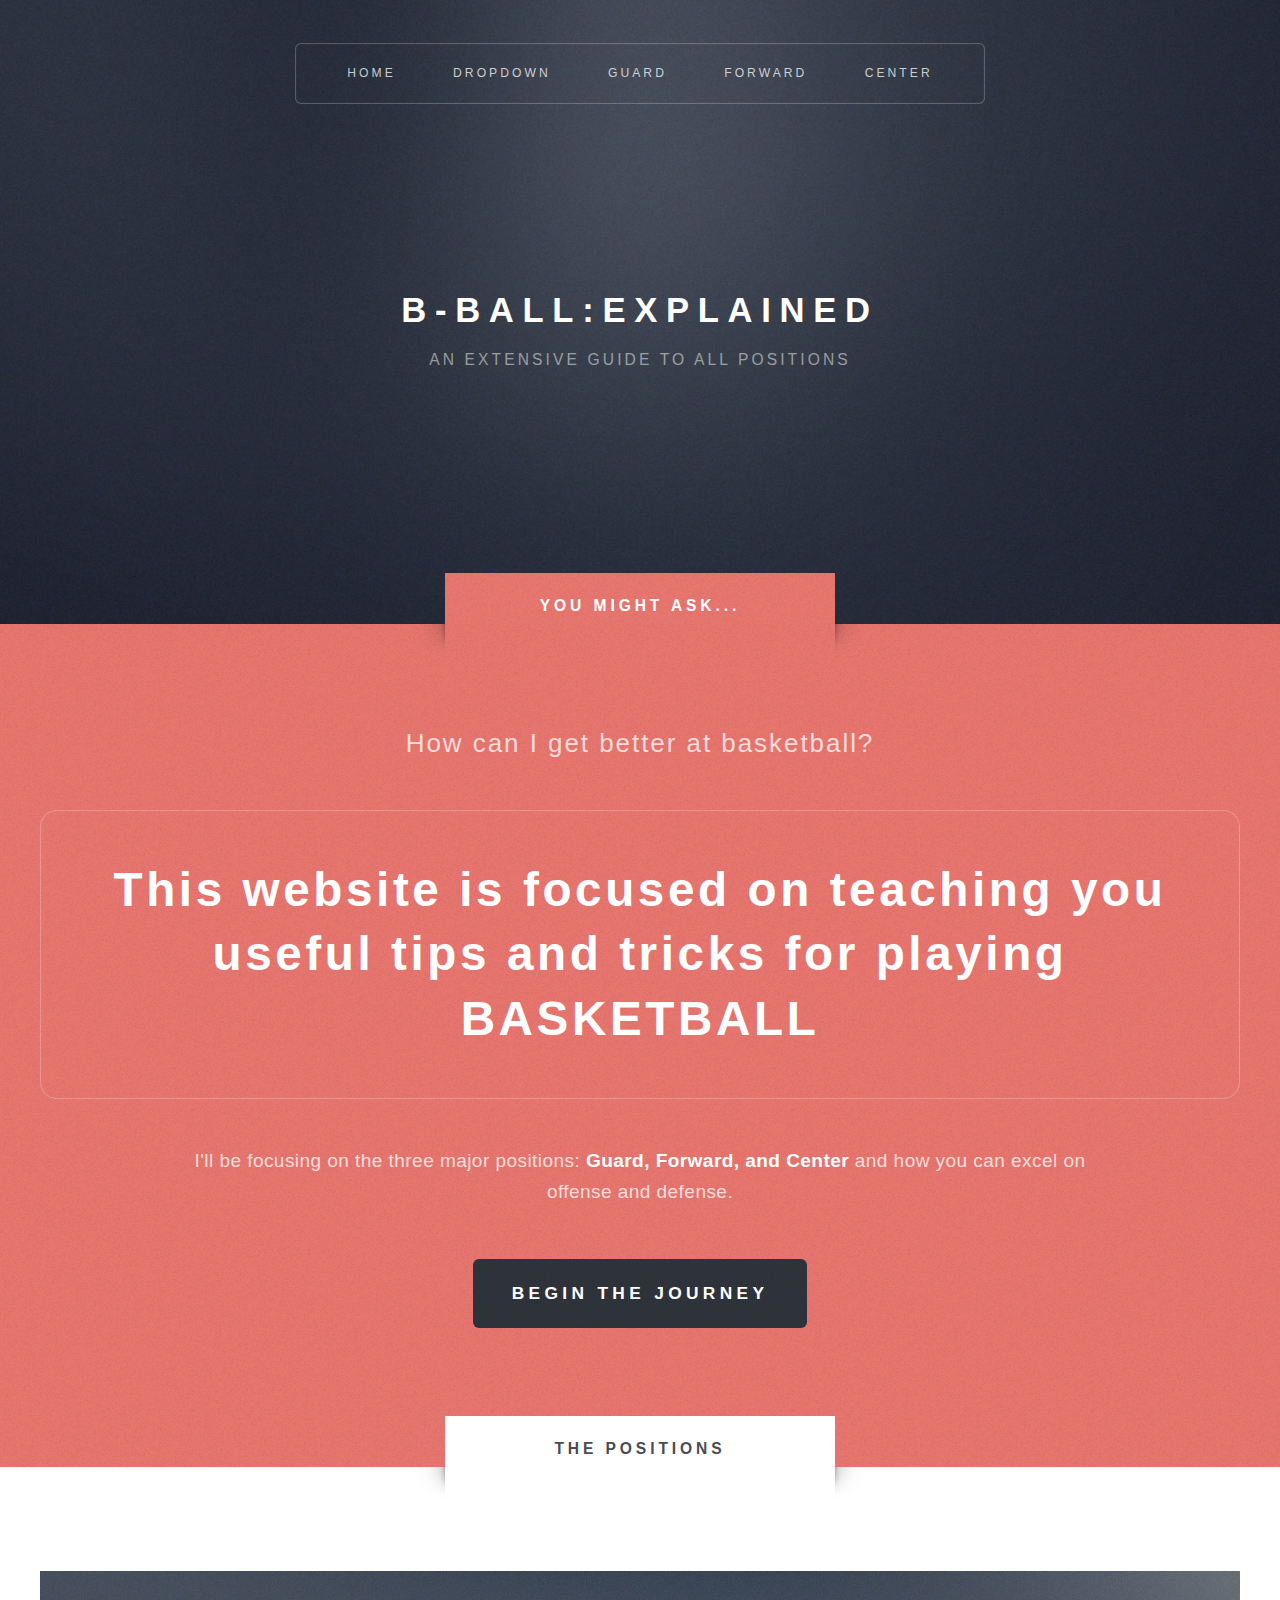
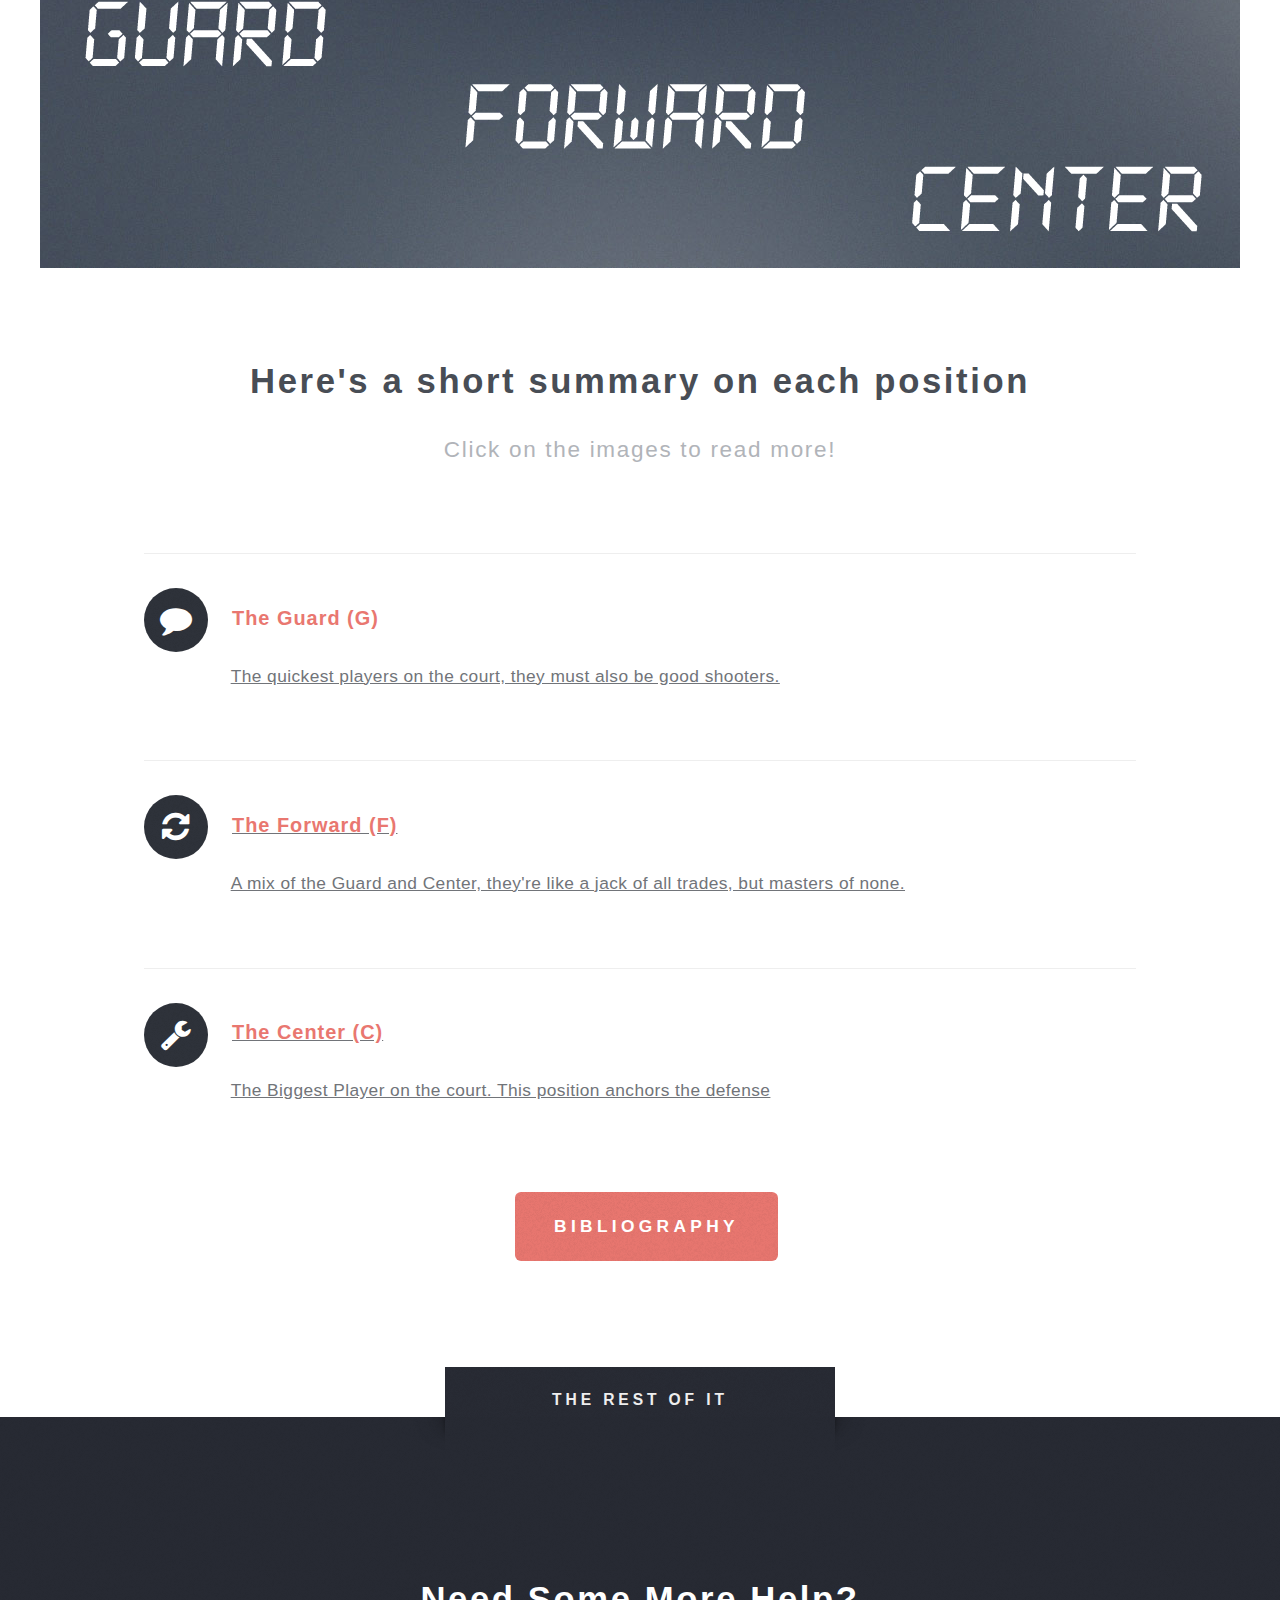
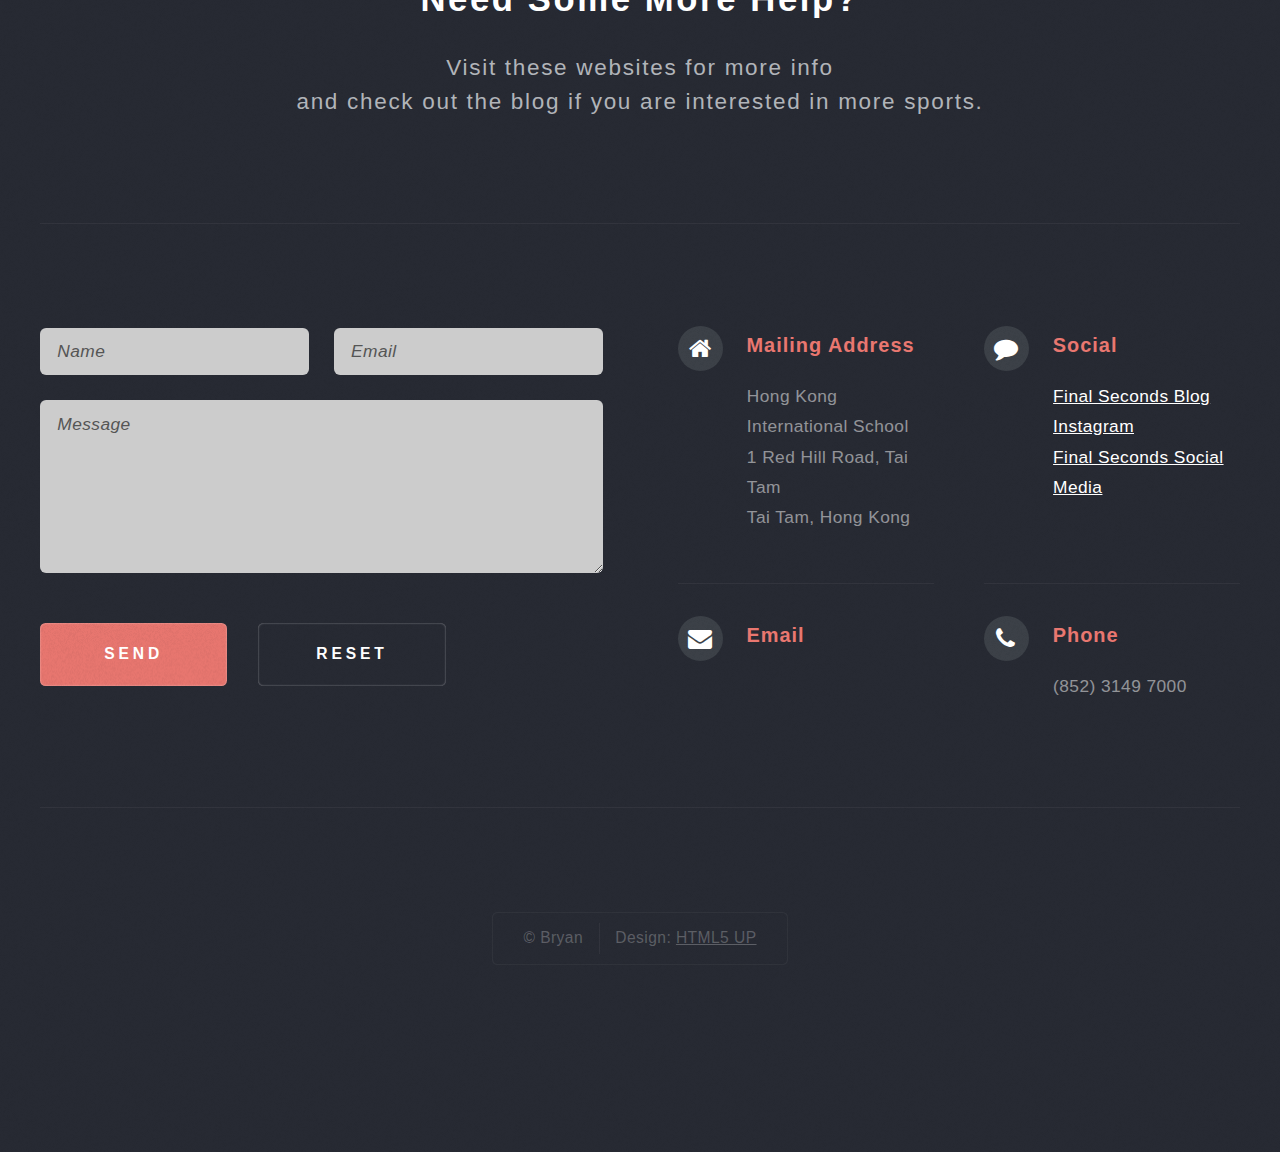
<file: index.html>
<!DOCTYPE HTML>
<!--
	Escape Velocity by HTML5 UP
	html5up.net | @n33co
	Free for personal and commercial use under the CCA 3.0 license (html5up.net/license)
-->
<html>
	<head>
		<title>B-BALL</title>
		<meta charset="utf-8" />
		<meta name="viewport" content="width=device-width, initial-scale=1" />
		<!--[if lte IE 8]><script src="assets/js/ie/html5shiv.js"></script><![endif]-->
		<link rel="stylesheet" href="assets/css/main.css" />
		<!--[if lte IE 8]><link rel="stylesheet" href="assets/css/ie8.css" /><![endif]-->
	</head>
	<body class="homepage">
		<div id="page-wrapper">

			<!-- Header -->
				<div id="header-wrapper" class="wrapper">
					<div id="header">

						<!-- Logo -->
							<div id="logo">
								<h1><a href="index.html">B-BALL:EXPLAINED</a></h1>
								<p>An Extensive Guide To All Positions</p>
							</div>

						<!-- Nav -->
							<nav id="nav">
								<ul>
									<li class="current"><a href="index.html">Home</a></li>
									<li>
										<a href="#">Dropdown</a>
										<ul>
											<li><a href="guards.html">Guards</a></li>
											<li><a href="forwards.html">Forwards</a></li>
											<li><a href="center.html">Center</a></li>
											<li><a href="extra.html">Bibliography</a></li>
										</ul>
									</li>
									<li><a href="guards.html">Guard</a></li>
									<li><a href="forwards.html">Forward</a></li>
									<li><a href="center.html">Center</a></li>
								</ul>
							</nav>

					</div>
				</div>

			<!-- Intro -->
				<div id="intro-wrapper" class="wrapper style1">
					<div class="title">You might ask...</div>
					<section id="intro" class="container">
						<p class="style1">How can I get better at basketball?</p>
						<p class="style2">
							This website is focused on teaching you<br class="mobile-hide" />
							useful tips and tricks for playing <a href="http://nba.com" class="nobr">BASKETBALL</a>
						</p>
						<p class="style3">I'll be focusing on the three major positions: <strong>Guard, Forward, and Center</strong> and how you can excel on offense and defense.</p>
						<ul class="actions">
							<li><a name="positions"class="button style3 big">BEGIN THE JOURNEY</a></li>
						</ul>
					</section>
				</div>

			<!-- Main -->
				<div class="wrapper style2">
				<a href="#postions"></a>
					<div class="title">The Positions</div>
					<div id="main" class="container">

						<!-- Image -->
							<a href="#" class="image featured">
								<img src="images/pic01.jpg" alt="" />
							</a>

						<!-- Features -->
							<section id="features">
								<header class="style1">
									<h2>Here's a short summary on each position</h2>
									<p>Click on the images to read more!</p>
								</header>
								<div class="feature-list">
											<section>
												<h3 class="icon fa-comment">The Guard (G)</h3><a href="http://whybruh.github.io/guards.html"</a>
												<p>The quickest players on the court, they must also be good shooters.</p>
											</section>
											<section>
												<h3 class="icon fa-refresh">The Forward (F)</h3><a href="http://whybruh.github.io/forwards"</a>
												<p>A mix of the Guard and Center, they're like a jack of all trades, but masters of none.</p>
											</section>
											<section>
												<h3 class="icon fa-wrench">The Center (C)</h3><a href="http://whybruh.github.io/center.html"</a>
												<p>The Biggest Player on the court. This position anchors the defense</p>
											</section>
								</div>
								<ul class="actions actions-centered">
									<li><a href="extra.html" class="button style1 big">Bibliography</a></li>
								</ul>
							</section>

					</div>
				</div>

			<!-- Footer -->
				<div id="footer-wrapper" class="wrapper">
					<div class="title">The Rest Of It</div>
					<div id="footer" class="container">
						<header class="style1">
							<h2>Need Some More Help?</h2>
							<p>
								Visit these websites for more info<br />
								and check out the blog if you are interested in more sports.
							</p>
						</header>
						<hr />
						<div class="row 150%">
							<div class="6u 12u(mobile)">

								<!-- Contact Form -->
									<section>
										<form method="post" action="#">
											<div class="row 50%">
												<div class="6u 12u(mobile)">
													<input type="text" name="name" id="contact-name" placeholder="Name" />
												</div>
												<div class="6u 12u(mobile)">
													<input type="text" name="email" id="contact-email" placeholder="Email" />
												</div>
											</div>
											<div class="row 50%">
												<div class="12u">
													<textarea name="message" id="contact-message" placeholder="Message" rows="4"></textarea>
												</div>
											</div>
											<div class="row">
												<div class="12u">
													<ul class="actions">
														<li><input type="submit" class="style1" value="Send" /></li>
														<li><input type="reset" class="style2" value="Reset" /></li>
													</ul>
												</div>
											</div>
										</form>
									</section>

							</div>
							<div class="6u 12u(mobile)">

								<!-- Contact -->
									<section class="feature-list small">
										<div class="row">
											<div class="6u 12u(mobile)">
												<section>
													<h3 class="icon fa-home">Mailing Address</h3>
													<p>
														Hong Kong International School<br />
														1 Red Hill Road, Tai Tam<br />
														Tai Tam, Hong Kong
													</p>
												</section>
											</div>
											<div class="6u 12u(mobile)">
												<section>
													<h3 class="icon fa-comment">Social</h3>
													<p>
														<a href="http://finalseconds24.blogspot.com">Final Seconds Blog</a><br />
														<a href="http://instagram.com/pineapplebryan">Instagram</a><br/>
														<a href="http://instagram.com/finalseconds24">Final Seconds Social Media</a>
													</p>
												</section>
											</div>
										</div>
										<div class="row">
											<div class="6u 12u(mobile)">
												<section>
													<h3 class="icon fa-envelope">Email</h3>
													<p>
														<a href="mailto:hkis@hkis.edu.hk;Subject:Basketball"></a>
													</p>
												</section>
											</div>
											<div class="6u 12u(mobile)">
												<section>
													<h3 class="icon fa-phone">Phone</h3>
													<p>
														(852) 3149 7000
													</p>
												</section>
											</div>

										</div>
									</section>

							</div>
						</div>
						<hr />
					</div>
					<div id="copyright">
						<ul>
							<li>&copy; Bryan</li><li>Design: <a href="http://html5up.net">HTML5 UP</a></li>
						</ul>
					</div>
				</div>

		</div>

		<!-- Scripts -->

			<script src="assets/js/jquery.min.js"></script>
			<script src="assets/js/jquery.dropotron.min.js"></script>
			<script src="assets/js/skel.min.js"></script>
			<script src="assets/js/skel-viewport.min.js"></script>
			<script src="assets/js/util.js"></script>
			<!--[if lte IE 8]><script src="assets/js/ie/respond.min.js"></script><![endif]-->
			<script src="assets/js/main.js"></script>

	</body>
</html>
</file>
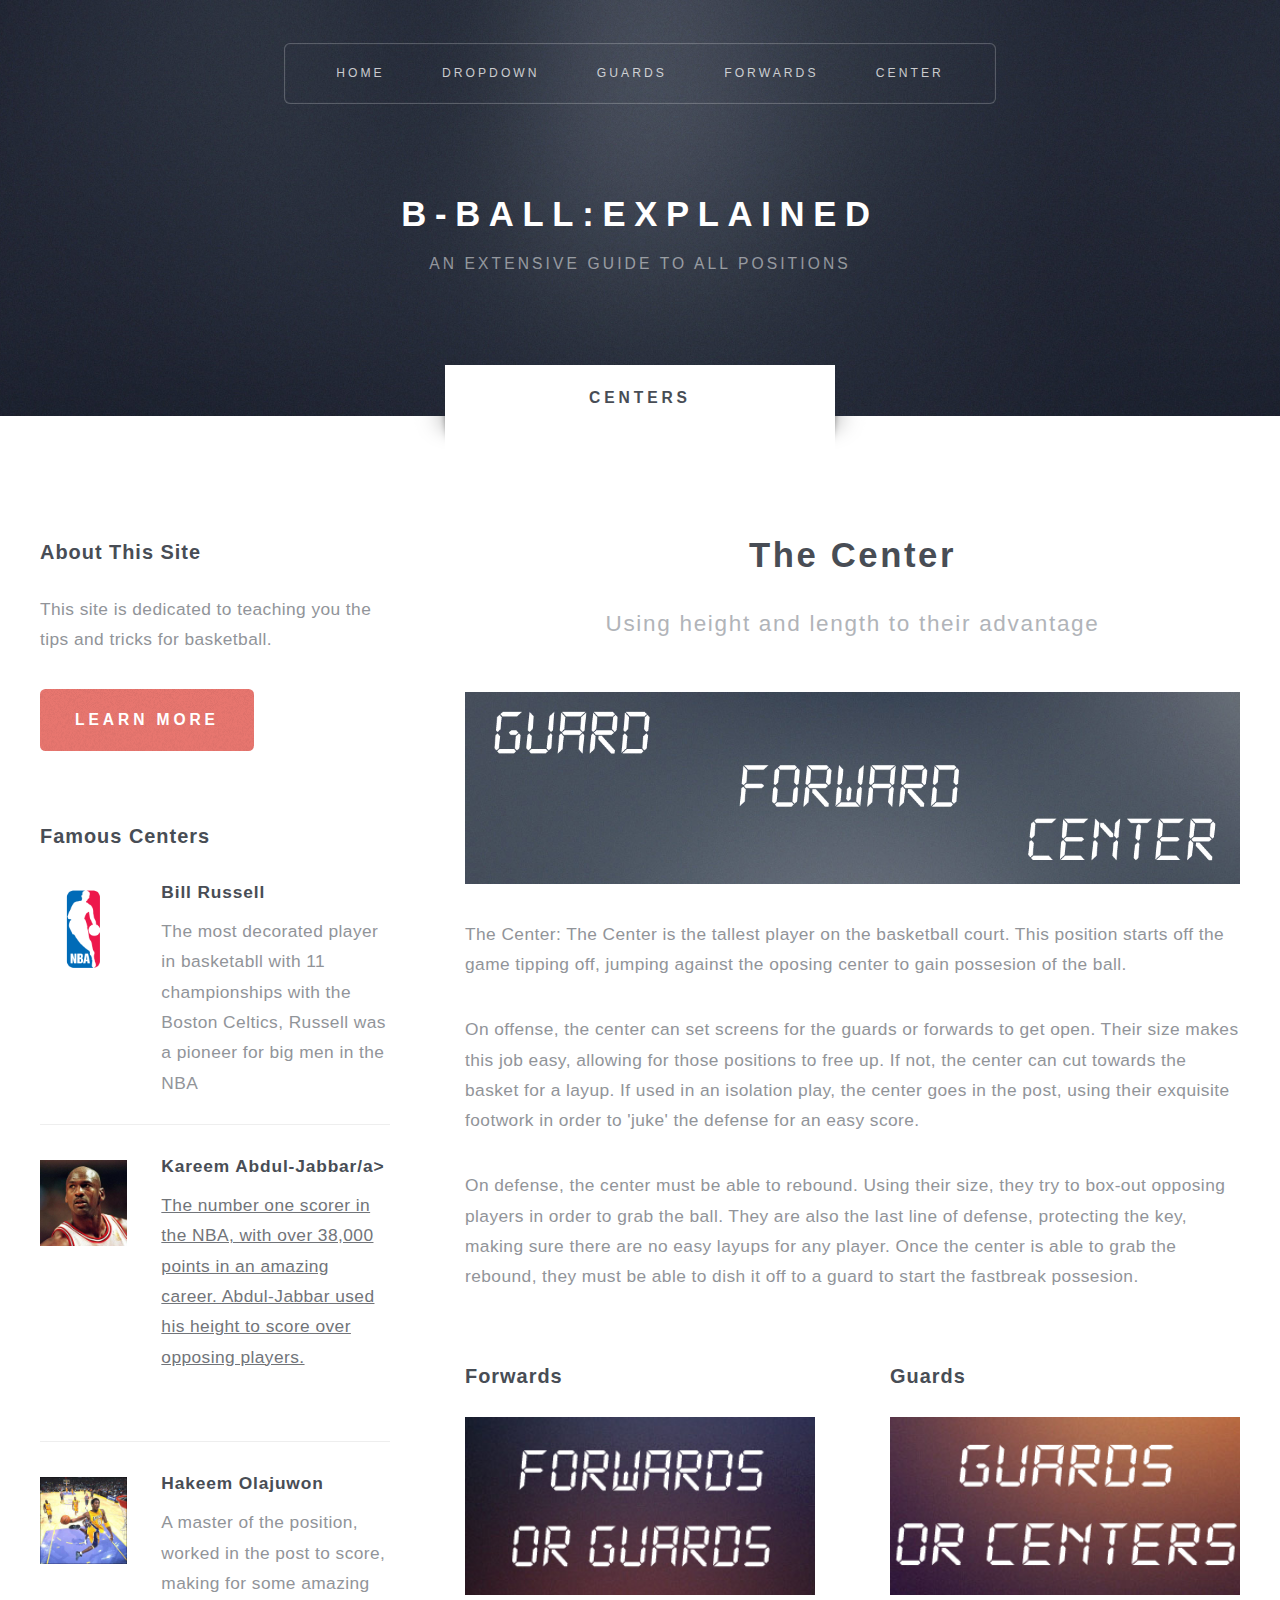
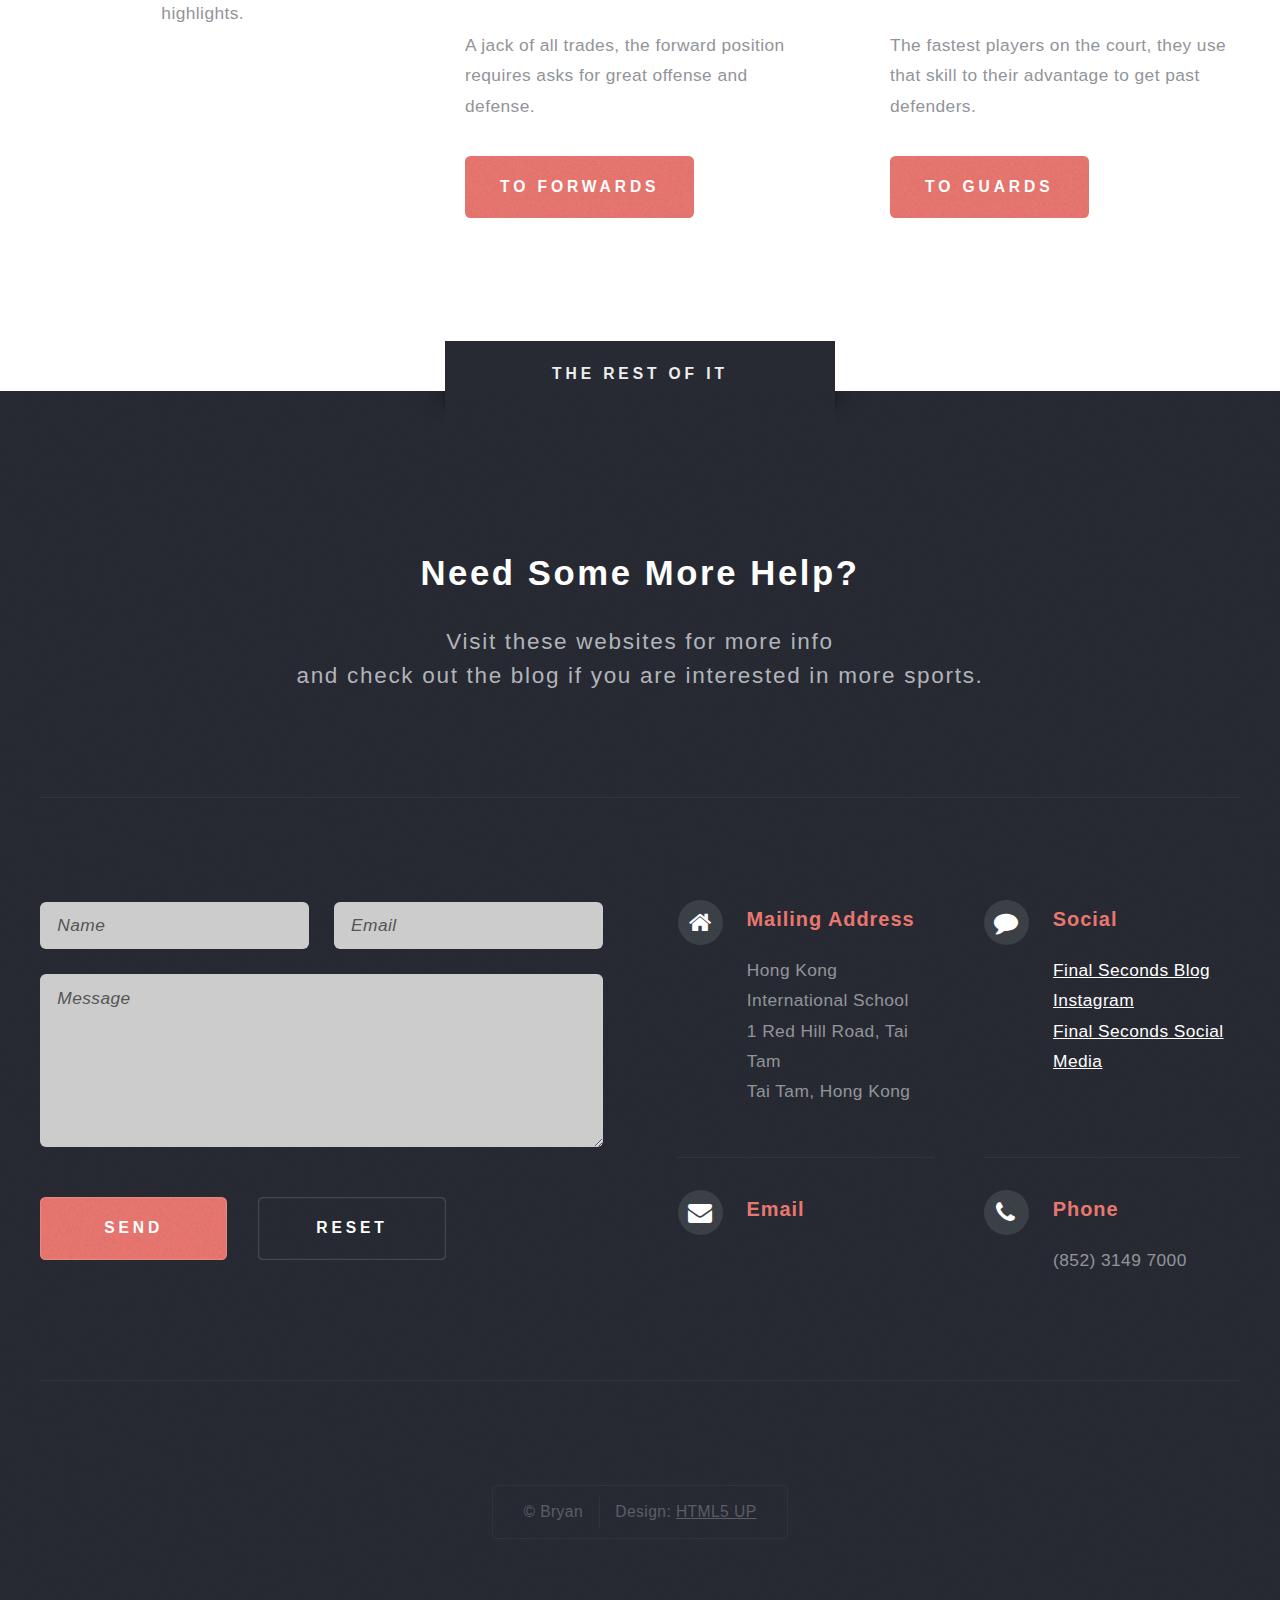
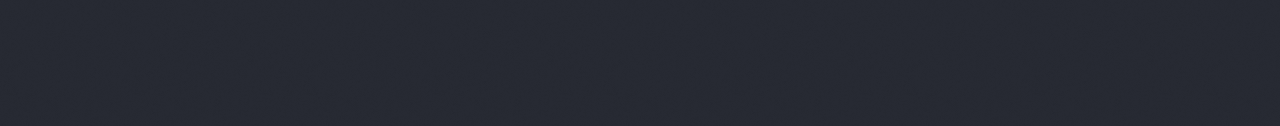
<file: center.html>
<!DOCTYPE HTML>
<!--
	Escape Velocity by HTML5 UP
	html5up.net | @n33co
	Free for personal and commercial use under the CCA 3.0 license (html5up.net/license)
-->
<html>
	<head>
		<title>Basketball - Centers</title>
		<meta charset="utf-8" />
		<meta name="viewport" content="width=device-width, initial-scale=1" />
		<!--[if lte IE 8]><script src="assets/js/ie/html5shiv.js"></script><![endif]-->
		<link rel="stylesheet" href="assets/css/main.css" />
		<!--[if lte IE 8]><link rel="stylesheet" href="assets/css/ie8.css" /><![endif]-->
	</head>
	<body class="left-sidebar">
		<div id="page-wrapper">

			<!-- Header -->
				<div id="header-wrapper" class="wrapper">
					<div id="header">

						<!-- Logo -->
							<div id="logo">
								<h1><a href="index.html">B-BALL:EXPLAINED</a></h1>
								<p>An Extensive Guide To All Positions</p>
							</div>

						<!-- Nav -->
							<nav id="nav">
								<ul>
									<li class="current"><a href="index.html">Home</a></li>
									<li>
										<a href="#">Dropdown</a>
										<ul>
											<li><a href="guards.html">Guards</a></li>
											<li><a href="forwards.html">Forwards</a></li>
											<li><a href="center.html">Center</a></li>
											<li><a href="extra.html">Bibliography</a></li>
										</ul>
									</li>
									<li><a href="guards.html">Guards</a></li>
									<li><a href="forwards.html">Forwards</a></li>
									<li><a href="center.html">Center</a></li>
								</ul>
							</nav>

					</div>
				</div>

			<!-- Main -->
				<div class="wrapper style2">
					<div class="title">Centers</div>
					<div id="main" class="container">
						<div class="row 150%">
							<div class="4u 12u(mobile)">

								<!-- Sidebar -->
									<div id="sidebar">
										<section class="box">
											<header>
												<h2>About This Site</h2>
											</header>
											<p>This site is dedicated to teaching you the tips and tricks for basketball.</p>
											<a href="index.html" class="button style1">Learn More</a>
										</section>
										<section class="box">
											<header>
												<h2>Famous Centers</h2>
											</header>
											<ul class="style2">
												<li>
													<article class="box post-excerpt">
														<a href="#" class="image left"><img src="images/pic08.jpg" alt="" /></a>
														<h3><a href="#">Bill Russell</a></h3>
														<p>The most decorated player in basketabll with 11 championships with the Boston Celtics, Russell was a pioneer for big men in the NBA</p>
													</article>
												</li>
												<li>
													<article class="box post-excerpt">
														<a href="#" class="image left"><img src="images/pic09.jpg" alt="" /></a>
														<h3><a href="#">Kareem Abdul-Jabbar/a></h3>
														<p>The number one scorer in the NBA, with over 38,000 points in an amazing career. Abdul-Jabbar used his height to score over opposing players.</p>
													</article>
												</li>
												<li>
													<article class="box post-excerpt">
														<a href="#" class="image left"><img src="images/pic10.jpg" alt="" /></a>
														<h3><a href="#">Hakeem Olajuwon</a></h3>
														<p>A master of the position, worked in the post to score, making for some amazing highlights.</p>
													</article>
												</li>
											</ul>
										</section>
									</div>

							</div>
							<div class="8u 12u(mobile) important(mobile)">

								<!-- Content -->
									<div id="content">
										<article class="box post">
											<header class="style1">
												<h2>The Center</h2>
												<p>Using height and length to their advantage</p>
											</header>
											<a href="#" class="image featured">
												<img src="images/pic01.jpg" alt="" />
											</a>
											<p>The Center: The Center is the tallest player on the basketball court. This position starts off the game tipping off, jumping against the oposing center to gain possesion of the ball.</p>
											<p>On offense, the center can set screens for the guards or forwards to get open. Their size makes this job easy, allowing for those positions to free up. If not, the center can cut towards the basket for a layup. If used in an isolation play, the center goes in the post, using their exquisite footwork in order to 'juke' the defense for an easy score.</p>
											<p>On defense, the center must be able to rebound. Using their size, they try to box-out opposing players in order to grab the ball. They are also the last line of defense, protecting the key, making sure there are no easy layups for any player. Once the center is able to grab the rebound, they must be able to dish it off to a guard to start the fastbreak possesion.</p>
										</article>
										<div class="row 150%">
											<div class="6u 12u(mobile)">
												<section class="box">
													<header>
														<h2>Forwards</h2>
													</header>
													<a href="#" class="image featured"><img src="images/pic05.jpg" alt="" /></a>
													<p>A jack of all trades, the forward position requires asks for great offense and defense.</p>
													<a href="#" class="button style1">To Forwards</a>
												</section>
											</div>
											<div class="6u 12u(mobile)">
												<section class="box">
													<header>
														<h2>Guards</h2>
													</header>
													<a href="#" class="image featured"><img src="images/pic06.jpg" alt="" /></a>
													<p>The fastest players on the court, they use that skill to their advantage to get past defenders.</p>
													<a href="#" class="button style1">To Guards</a>
												</section>
											</div>
										</div>
									</div>

							</div>
						</div>
					</div>
				</div>

			<!-- Footer -->

				<div id="footer-wrapper" class="wrapper">
					<div class="title">The Rest Of It</div>
					<div id="footer" class="container">
						<header class="style1">
							<h2>Need Some More Help?</h2>
							<p>
								Visit these websites for more info<br />
								and check out the blog if you are interested in more sports.
							</p>
						</header>
						<hr />
						<div class="row 150%">
							<div class="6u 12u(mobile)">

							<!-- Contact Form -->
									<section>
										<form method="post" action="#">
											<div class="row 50%">
												<div class="6u 12u(mobile)">
													<input type="text" name="name" id="contact-name" placeholder="Name" />
												</div>
												<div class="6u 12u(mobile)">
													<input type="text" name="email" id="contact-email" placeholder="Email" />
												</div>
											</div>
											<div class="row 50%">
												<div class="12u">
													<textarea name="message" id="contact-message" placeholder="Message" rows="4"></textarea>
												</div>
											</div>
											<div class="row">
												<div class="12u">
													<ul class="actions">
														<li><input type="submit" class="style1" value="Send" /></li>
														<li><input type="reset" class="style2" value="Reset" /></li>
													</ul>
												</div>
											</div>
										</form>
									</section>

							</div>
							<div class="6u 12u(mobile)">

								<!-- Contact -->
									<section class="feature-list small">
										<div class="row">
											<div class="6u 12u(mobile)">
												<section>
													<h3 class="icon fa-home">Mailing Address</h3>
													<p>
														Hong Kong International School<br />
														1 Red Hill Road, Tai Tam<br />
														Tai Tam, Hong Kong
													</p>
												</section>
											</div>
											<div class="6u 12u(mobile)">
												<section>
													<h3 class="icon fa-comment">Social</h3>
													<p>
														<a href="http://finalseconds24.blogspot.com">Final Seconds Blog</a><br />
														<a href="http://instagram.com/pineapplebryan">Instagram</a><br/>
														<a href="http://instagram.com/finalseconds24">Final Seconds Social Media</a>
													</p>
												</section>
											</div>
										</div>
										<div class="row">
											<div class="6u 12u(mobile)">
												<section>
													<h3 class="icon fa-envelope">Email</h3>
													<p>
														<a href="mailto:hkis@hkis.edu.hk;Subject:Basketball"></a>
													</p>
												</section>
											</div>
											<div class="6u 12u(mobile)">
												<section>
													<h3 class="icon fa-phone">Phone</h3>
													<p>
														(852) 3149 7000
													</p>
												</section>
											</div>

										</div>
									</section>

							</div>
						</div>
						<hr />
					</div>
					<div id="copyright">
						<ul>
							<li>&copy; Bryan</li><li>Design: <a href="http://html5up.net">HTML5 UP</a></li>
						</ul>
					</div>
				</div>

		</div>

		<!-- Scripts -->

			<script src="assets/js/jquery.min.js"></script>
			<script src="assets/js/jquery.dropotron.min.js"></script>
			<script src="assets/js/skel.min.js"></script>
			<script src="assets/js/skel-viewport.min.js"></script>
			<script src="assets/js/util.js"></script>
			<!--[if lte IE 8]><script src="assets/js/ie/respond.min.js"></script><![endif]-->
			<script src="assets/js/main.js"></script>

	</body>
</html>
</file>
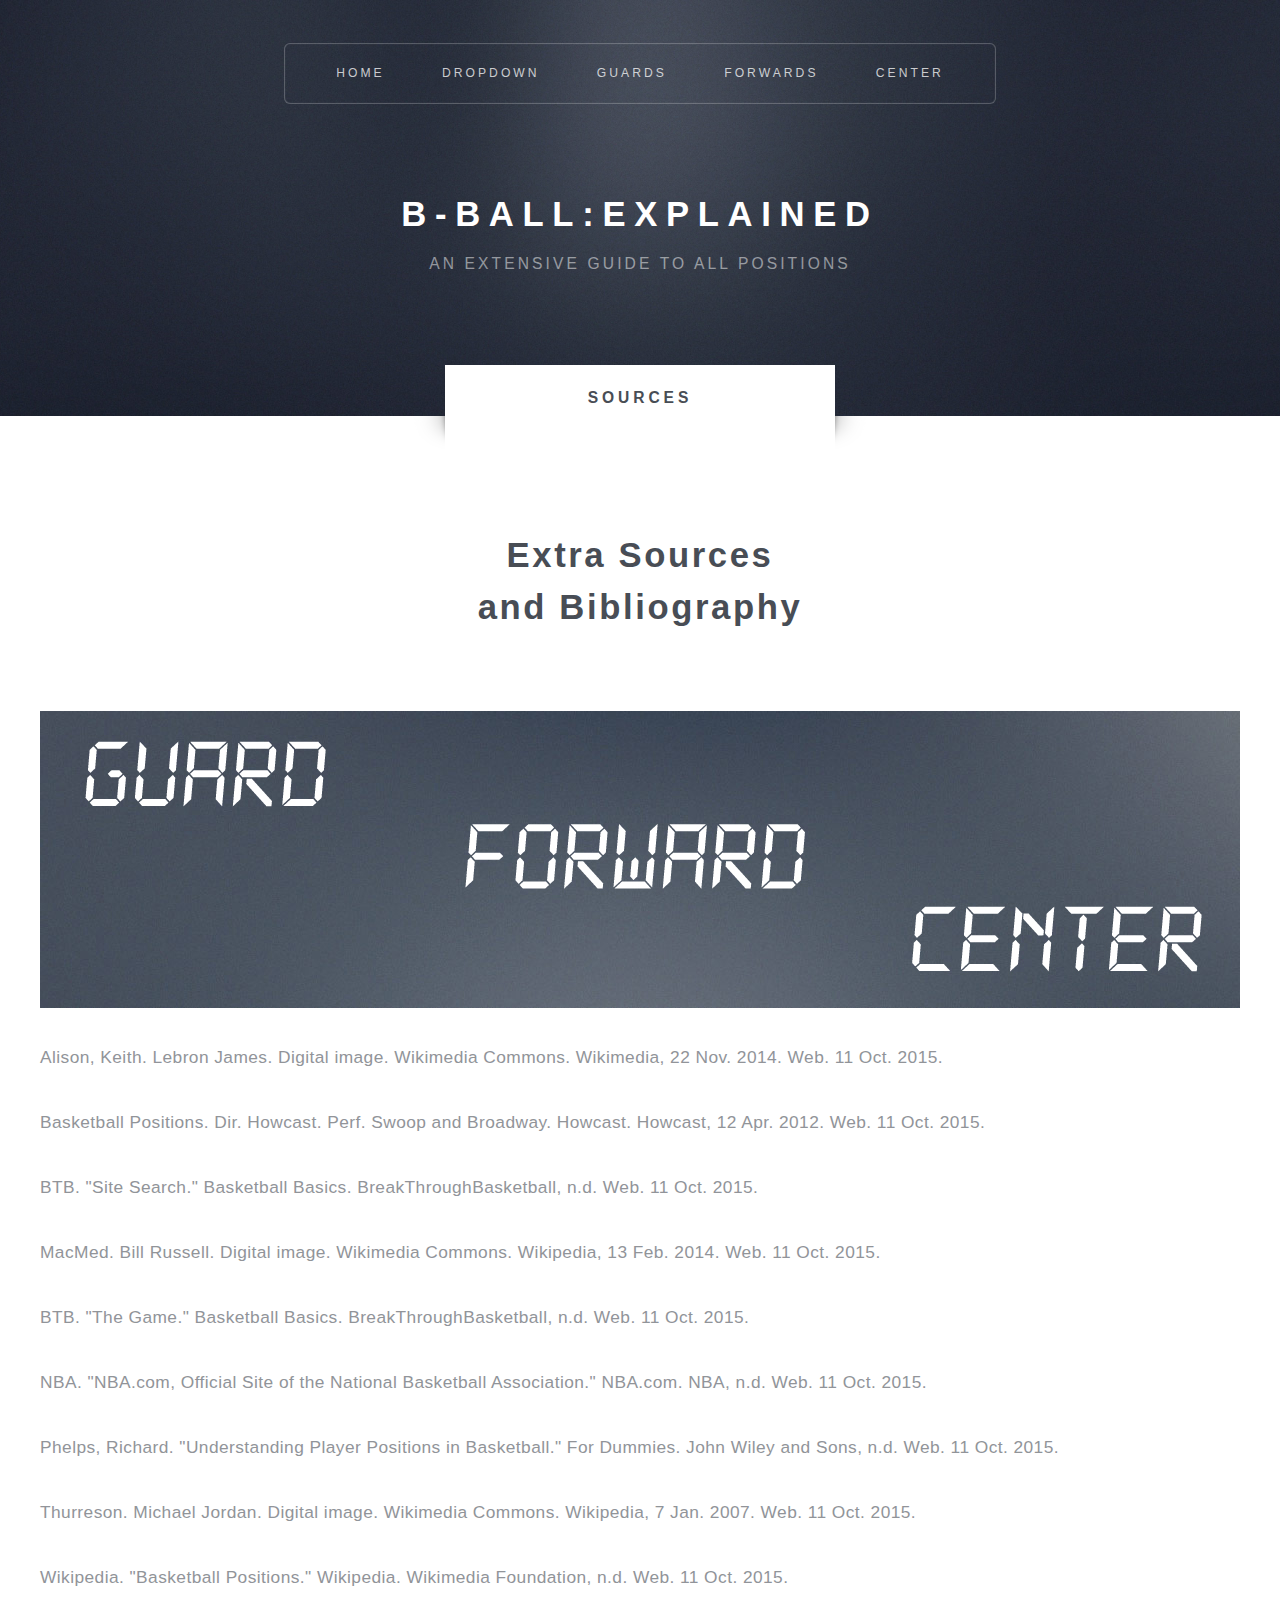
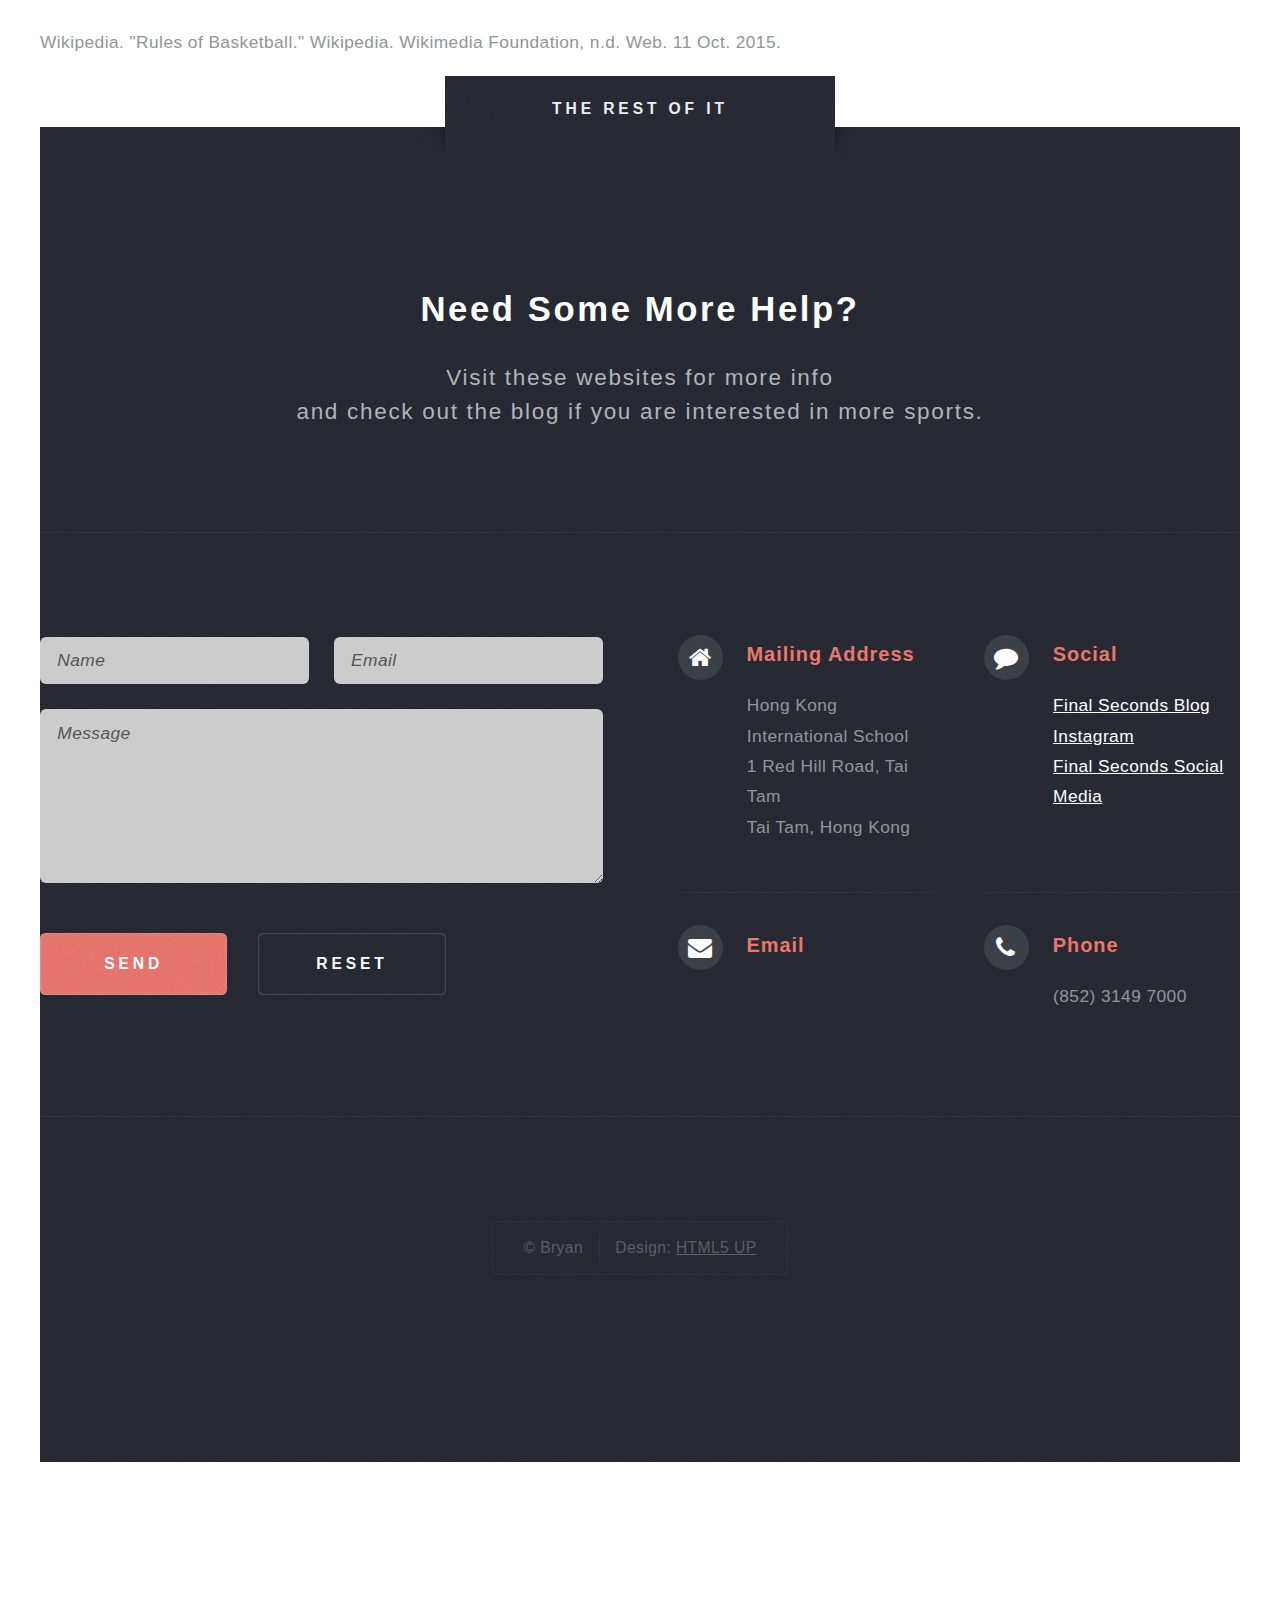
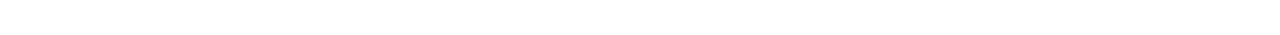
<file: extra.html>
<!DOCTYPE HTML>
<!--
	Escape Velocity by HTML5 UP
	html5up.net | @n33co
	Free for personal and commercial use under the CCA 3.0 license (html5up.net/license)
-->
<html>
	<head>
		<title>Basketball</title>
		<meta charset="utf-8" />
		<meta name="viewport" content="width=device-width, initial-scale=1" />
		<!--[if lte IE 8]><script src="assets/js/ie/html5shiv.js"></script><![endif]-->
		<link rel="stylesheet" href="assets/css/main.css" />
		<!--[if lte IE 8]><link rel="stylesheet" href="assets/css/ie8.css" /><![endif]-->
	</head>
	<body class="left-sidebar">
		<div id="page-wrapper">

			<!-- Header -->
				<div id="header-wrapper" class="wrapper">
					<div id="header">

						<!-- Logo -->
							<div id="logo">
								<h1><a href="index.html">B-BALL:EXPLAINED</a></h1>
								<p>An Extensive Guide To All Positions</p>
							</div>

						<!-- Nav -->
							<nav id="nav">
								<ul>
									<li class="current"><a href="index.html">Home</a></li>
									<li>
										<a href="#">Dropdown</a>
										<ul>
											<li><a href="guards.html">Guards</a></li>
											<li><a href="forwards.html">Forwards</a></li>
											<li><a href="center.html">Center</a></li>
											<li><a href="#">Bibliography</a></li>
										</ul>
									</li>
									<li><a href="guards.html">Guards</a></li>
									<li><a href="forwards.html">Forwards</a></li>
									<li><a href="center.html">Center</a></li>
								</ul>
							</nav>

					</div>
				</div>
			<!-- Main -->
				<div class="wrapper style2">
					<div class="title">Sources</div>
					<div id="main" class="container">

						<!-- Content -->
							<div id="content">
								<article class="box post">
									<header class="style1">
										<h2>Extra Sources<br class="mobile-hide" />
										and Bibliography</h2>
									</header>
									<a href="#" class="image featured">
										<img src="images/pic01.jpg" alt="" />
									</a>
									<p>Alison, Keith. Lebron James. Digital image. Wikimedia Commons. Wikimedia, 22 Nov. 2014. Web. 11 Oct. 2015.</p>
									<p>Basketball Positions. Dir. Howcast. Perf. Swoop and Broadway. Howcast. Howcast, 12 Apr. 2012. Web. 11 Oct. 2015.</p>
									<p>BTB. "Site Search." Basketball Basics. BreakThroughBasketball, n.d. Web. 11 Oct. 2015.</p>
									<p>MacMed. Bill Russell. Digital image. Wikimedia Commons. Wikipedia, 13 Feb. 2014. Web. 11 Oct. 2015.</p>
									<p>BTB. "The Game." Basketball Basics. BreakThroughBasketball, n.d. Web. 11 Oct. 2015.</p>
									<p>NBA. "NBA.com, Official Site of the National Basketball Association." NBA.com. NBA, n.d. Web. 11 Oct. 2015.</p>
									<p>Phelps, Richard. "Understanding Player Positions in Basketball." For Dummies. John Wiley and Sons, n.d. Web. 11 Oct. 2015.</p>
									<p>Thurreson. Michael Jordan. Digital image. Wikimedia Commons. Wikipedia, 7 Jan. 2007. Web. 11 Oct. 2015.</p>
									<p>Wikipedia. "Basketball Positions." Wikipedia. Wikimedia Foundation, n.d. Web. 11 Oct. 2015.</p>
									<p>Wikipedia. "Rules of Basketball." Wikipedia. Wikimedia Foundation, n.d. Web. 11 Oct. 2015.</p>

									
								</article>

			<!-- Footer -->
				<div id="footer-wrapper" class="wrapper">
					<div class="title">The Rest Of It</div>
					<div id="footer" class="container">
						<header class="style1">
							<h2>Need Some More Help?</h2>
							<p>
								Visit these websites for more info<br />
								and check out the blog if you are interested in more sports.
							</p>
						</header>
						<hr />
						<div class="row 150%">
							<div class="6u 12u(mobile)">

								<!-- Contact Form -->
									<section>
										<form method="post" action="#">
											<div class="row 50%">
												<div class="6u 12u(mobile)">
													<input type="text" name="name" id="contact-name" placeholder="Name" />
												</div>
												<div class="6u 12u(mobile)">
													<input type="text" name="email" id="contact-email" placeholder="Email" />
												</div>
											</div>
											<div class="row 50%">
												<div class="12u">
													<textarea name="message" id="contact-message" placeholder="Message" rows="4"></textarea>
												</div>
											</div>
											<div class="row">
												<div class="12u">
													<ul class="actions">
														<li><input type="submit" class="style1" value="Send" /></li>
														<li><input type="reset" class="style2" value="Reset" /></li>
													</ul>
												</div>
											</div>
										</form>
									</section>

							</div>
							<div class="6u 12u(mobile)">

								<!-- Contact -->
									<section class="feature-list small">
										<div class="row">
											<div class="6u 12u(mobile)">
												<section>
													<h3 class="icon fa-home">Mailing Address</h3>
													<p>
														Hong Kong International School<br />
														1 Red Hill Road, Tai Tam<br />
														Tai Tam, Hong Kong
													</p>
												</section>
											</div>
											<div class="6u 12u(mobile)">
												<section>
													<h3 class="icon fa-comment">Social</h3>
													<p>
														<a href="http://finalseconds24.blogspot.com">Final Seconds Blog</a><br />
														<a href="http://instagram.com/pineapplebryan">Instagram</a><br/>
														<a href="http://instagram.com/finalseconds24">Final Seconds Social Media</a>
													</p>
												</section>
											</div>
										</div>
										<div class="row">
											<div class="6u 12u(mobile)">
												<section>
													<h3 class="icon fa-envelope">Email</h3>
													<p>
														<a href="mailto:hkis@hkis.edu.hk;Subject:Basketball"></a>
													</p>
												</section>
											</div>
											<div class="6u 12u(mobile)">
												<section>
													<h3 class="icon fa-phone">Phone</h3>
													<p>
														(852) 3149 7000
													</p>
												</section>
											</div>

										</div>
									</section>

							</div>
						</div>
						<hr />
					</div>
					<div id="copyright">
						<ul>
							<li>&copy; Bryan</li><li>Design: <a href="http://html5up.net">HTML5 UP</a></li>
						</ul>
					</div>
				</div>

		</div>

		<!-- Scripts -->

			<script src="assets/js/jquery.min.js"></script>
			<script src="assets/js/jquery.dropotron.min.js"></script>
			<script src="assets/js/skel.min.js"></script>
			<script src="assets/js/skel-viewport.min.js"></script>
			<script src="assets/js/util.js"></script>
			<!--[if lte IE 8]><script src="assets/js/ie/respond.min.js"></script><![endif]-->
			<script src="assets/js/main.js"></script>

	</body>
</html>
</file>
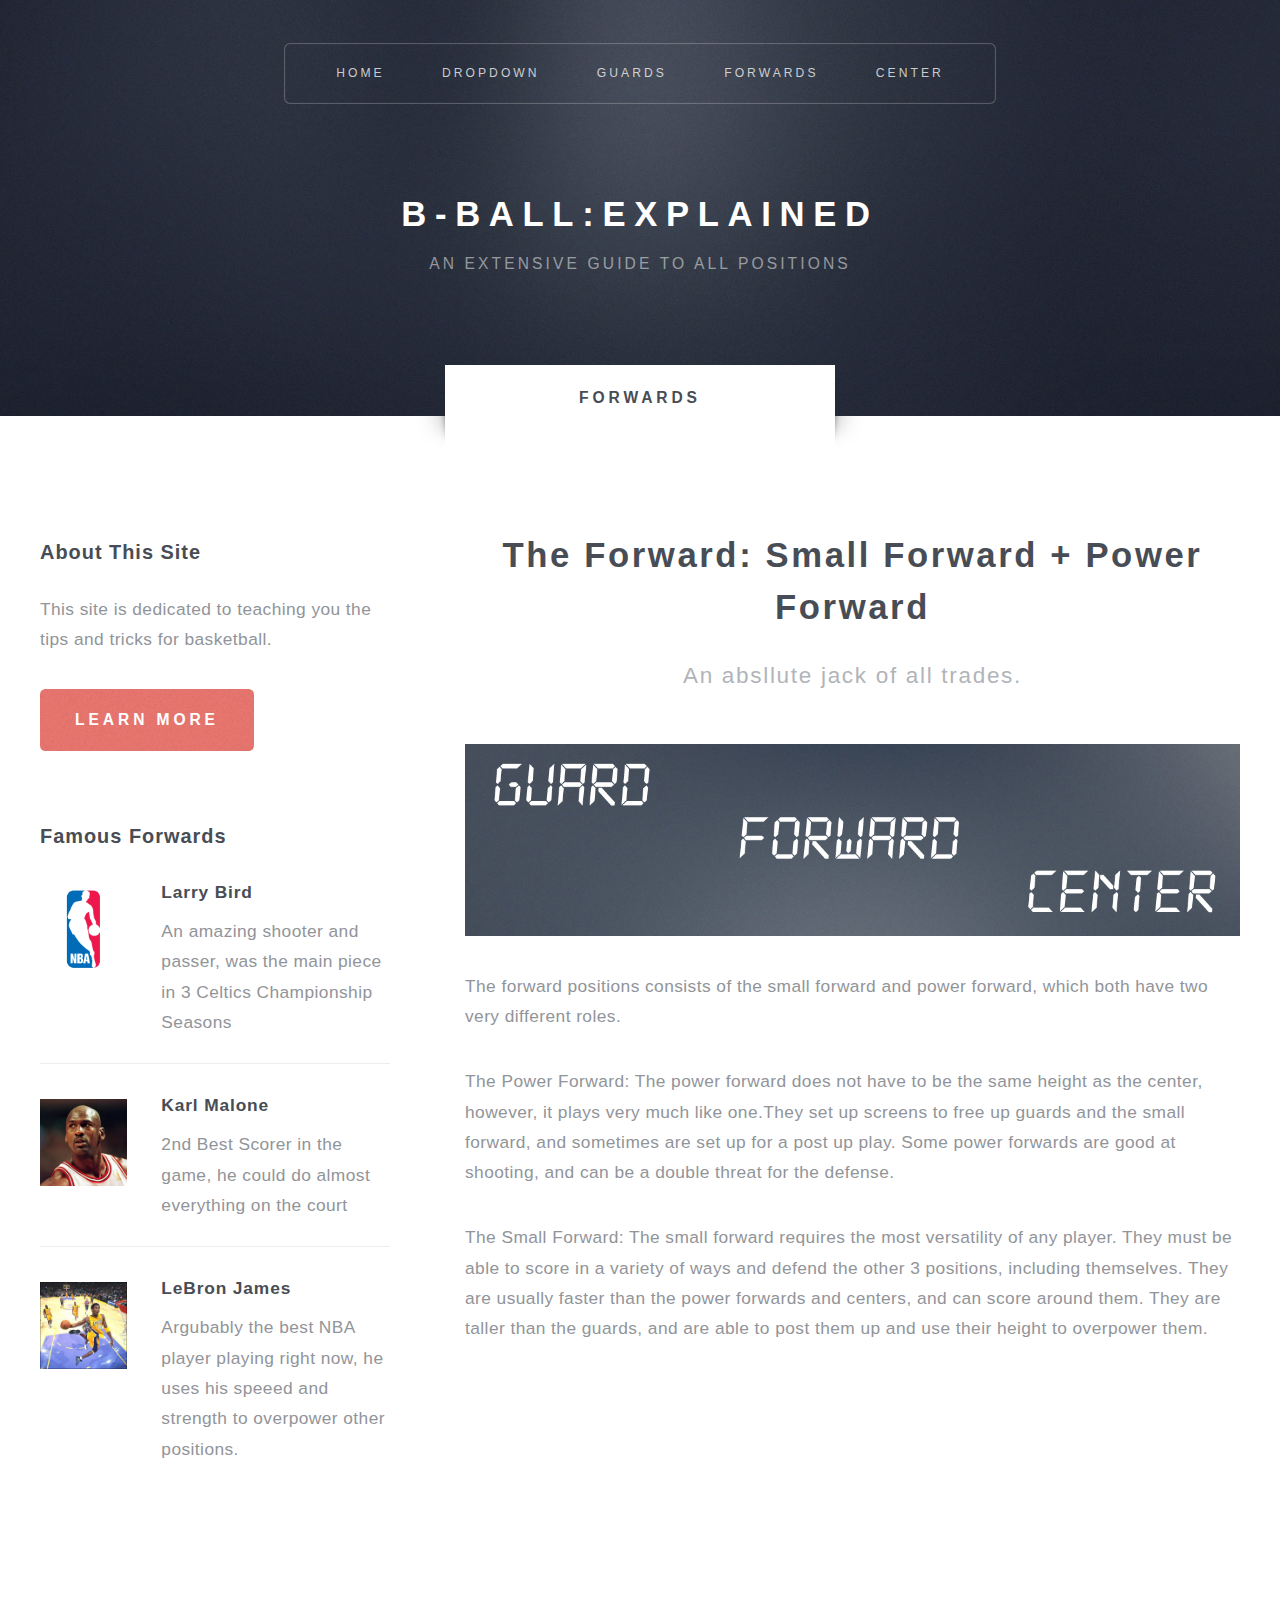
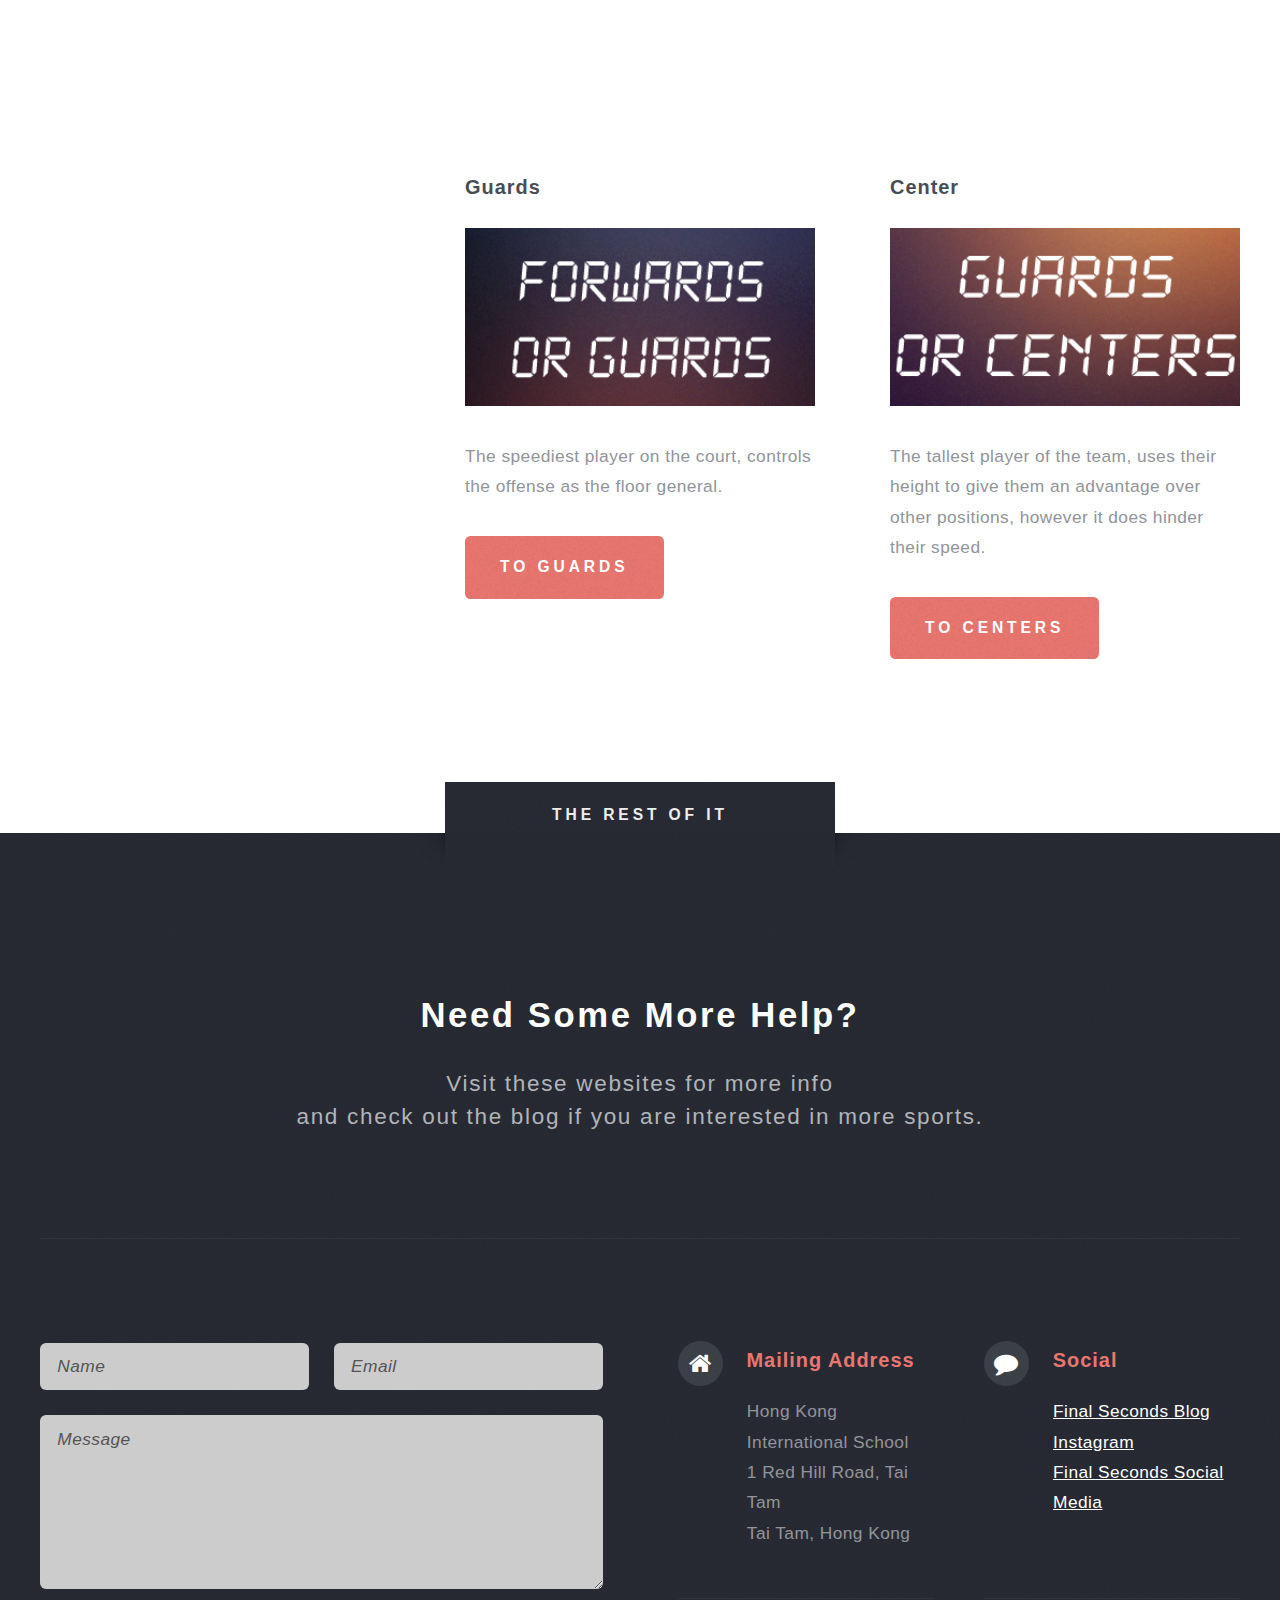
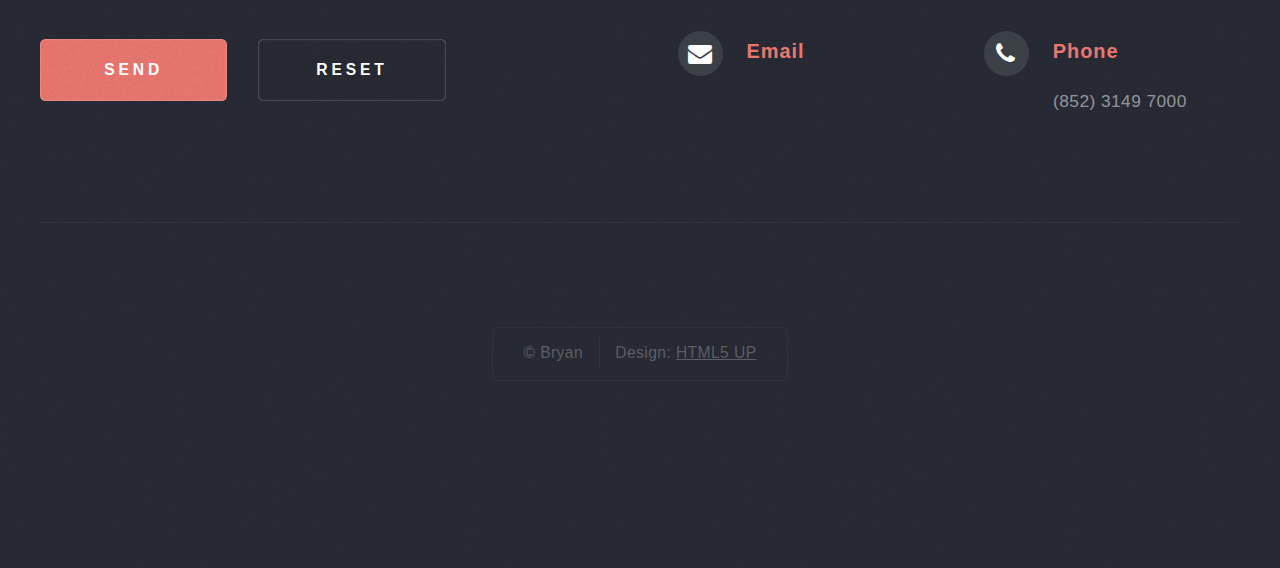
<file: forwards.html>
<!DOCTYPE HTML>
<!--
	Escape Velocity by HTML5 UP
	html5up.net | @n33co
	Free for personal and commercial use under the CCA 3.0 license (html5up.net/license)
-->
<html>
	<head>
		<title>Basketball - Forwards</title>
		<meta charset="utf-8" />
		<meta name="viewport" content="width=device-width, initial-scale=1" />
		<!--[if lte IE 8]><script src="assets/js/ie/html5shiv.js"></script><![endif]-->
		<link rel="stylesheet" href="assets/css/main.css" />
		<!--[if lte IE 8]><link rel="stylesheet" href="assets/css/ie8.css" /><![endif]-->
	</head>
	<body class="left-sidebar">
		<div id="page-wrapper">

			<!-- Header -->
				<div id="header-wrapper" class="wrapper">
					<div id="header">

						<!-- Logo -->
							<div id="logo">
								<h1><a href="index.html">B-BALL:EXPLAINED</a></h1>
								<p>An Extensive Guide To All Positions</p>
							</div>

						<!-- Nav -->
							<nav id="nav">
								<ul>
									<li class="current"><a href="index.html">Home</a></li>
									<li>
										<a href="#">Dropdown</a>
										<ul>
											<li><a href="guards.html">Guards</a></li>
											<li><a href="forwards.html">Forwards</a></li>
											<li><a href="center.html">Center</a></li>
											<li><a href="extra.html">Bibliography</a></li>
										</ul>
									</li>
									<li><a href="guards.html">Guards</a></li>
									<li><a href="forwards.html">Forwards</a></li>
									<li><a href="center.html">Center</a></li>
								</ul>
							</nav>

					</div>
				</div>

			<!-- Main -->
				<div class="wrapper style2">
					<div class="title">Forwards</div>
					<div id="main" class="container">
						<div class="row 150%">
							<div class="4u 12u(mobile)">

								<!-- Sidebar -->
									<div id="sidebar">
										<section class="box">
											<header>
												<h2>About This Site</h2>
											</header>
											<p>This site is dedicated to teaching you the tips and tricks for basketball.</p>
											<a href="index.html" class="button style1">Learn More</a>
										</section>
										<section class="box">
											<header>
												<h2>Famous Forwards</h2>
											</header>
											<ul class="style2">
												<li>
													<article class="box post-excerpt">
														<a href="#" class="image left"><img src="images/pic08.jpg" alt="" /></a>
														<h3><a href="#">Larry Bird</a></h3>
														<p>An amazing shooter and passer, was the main piece in 3 Celtics Championship Seasons</p>
													</article>
												</li>
												<li>
													<article class="box post-excerpt">
														<a href="#" class="image left"><img src="images/pic09.jpg" alt="" /></a>
														<h3><a href="#">Karl Malone</a></h3>
														<p>2nd Best Scorer in the game, he could do almost everything on the court</p>
													</article>
												</li>
												<li>
													<article class="box post-excerpt">
														<a href="#" class="image left"><img src="images/pic10.jpg" alt="" /></a>
														<h3><a href="#">LeBron James</a></h3>
														<p>Argubably the best NBA player playing right now, he uses his speeed and strength to overpower other positions.</p>
													</article>
												</li>
											</ul>
										</section>
									</div>

							</div>
							<div class="8u 12u(mobile) important(mobile)">

								<!-- Content -->
									<div id="content">
										<article class="box post">
											<header class="style1">
												<h2>The Forward: Small Forward + Power Forward</h2>
												<p>An absllute jack of all trades.</p>
											</header>
											<a href="#" class="image featured">
												<img src="images/pic01.jpg" alt="" />
											</a>
											<p>The forward positions consists of the small forward and power forward, which both have two very different roles. </p>
											<p>The Power Forward: The power forward does not have to be the same height as the center, however, it plays very much like one.They set up screens to free up guards and the small forward, and sometimes are set up for a post up play. Some power forwards are good at shooting, and can be a double threat for the defense.</p>
											<p>The Small Forward: The small forward requires the most versatility of any player. They must be able to score in a variety of ways and defend the other 3 positions, including themselves. They are usually faster than the power forwards and centers, and can score around them. They are taller than the guards, and are able to post them up and use their height to overpower them.</p>

											<iframe width="560" height="315" src="https://www.youtube.com/embed/joX7k1nWYQM" frameborder="0" allowfullscreen></iframe>
											
										</article>
										<div class="row 150%">
											<div class="6u 12u(mobile)">
												<section class="box">
													<header>
														<h2>Guards</h2>
													</header>
													<a href="#" class="image featured"><img src="images/pic05.jpg" alt="" /></a>
													<p>The speediest player on the court, controls the offense as the floor general.</p>
													<a href="#" class="button style1">To Guards</a>
												</section>
											</div>
											<div class="6u 12u(mobile)">
												<section class="box">
													<header>
														<h2>Center</h2>
													</header>
													<a href="#" class="image featured"><img src="images/pic06.jpg" alt="" /></a>
													<p>The tallest player of the team, uses their height to give them an advantage over other positions, however it does hinder their speed.</p>
													<a href="#" class="button style1">To Centers</a>
												</section>
											</div>
										</div>
									</div>

							</div>
						</div>
					</div>
				</div>

			<!-- Footer -->

				<div id="footer-wrapper" class="wrapper">
					<div class="title">The Rest Of It</div>
					<div id="footer" class="container">
						<header class="style1">
							<h2>Need Some More Help?</h2>
							<p>
								Visit these websites for more info<br />
								and check out the blog if you are interested in more sports.
							</p>
						</header>
						<hr />
						<div class="row 150%">
							<div class="6u 12u(mobile)">

								<!-- Contact Form -->
									<section>
										<form method="post" action="#">
											<div class="row 50%">
												<div class="6u 12u(mobile)">
													<input type="text" name="name" id="contact-name" placeholder="Name" />
												</div>
												<div class="6u 12u(mobile)">
													<input type="text" name="email" id="contact-email" placeholder="Email" />
												</div>
											</div>
											<div class="row 50%">
												<div class="12u">
													<textarea name="message" id="contact-message" placeholder="Message" rows="4"></textarea>
												</div>
											</div>
											<div class="row">
												<div class="12u">
													<ul class="actions">
														<li><input type="submit" class="style1" value="Send" /></li>
														<li><input type="reset" class="style2" value="Reset" /></li>
													</ul>
												</div>
											</div>
										</form>
									</section>

							</div>
							<div class="6u 12u(mobile)">

								<!-- Contact -->
									<section class="feature-list small">
										<div class="row">
											<div class="6u 12u(mobile)">
												<section>
													<h3 class="icon fa-home">Mailing Address</h3>
													<p>
														Hong Kong International School<br />
														1 Red Hill Road, Tai Tam<br />
														Tai Tam, Hong Kong
													</p>
												</section>
											</div>
											<div class="6u 12u(mobile)">
												<section>
													<h3 class="icon fa-comment">Social</h3>
													<p>
														<a href="http://finalseconds24.blogspot.com">Final Seconds Blog</a><br />
														<a href="http://instagram.com/pineapplebryan">Instagram</a><br/>
														<a href="http://instagram.com/finalseconds24">Final Seconds Social Media</a>
													</p>
												</section>
											</div>
										</div>
										<div class="row">
											<div class="6u 12u(mobile)">
												<section>
													<h3 class="icon fa-envelope">Email</h3>
													<p>
														<a href="mailto:hkis@hkis.edu.hk;Subject:Basketball"></a>
													</p>
												</section>
											</div>
											<div class="6u 12u(mobile)">
												<section>
													<h3 class="icon fa-phone">Phone</h3>
													<p>
														(852) 3149 7000
													</p>
												</section>
											</div>

										</div>
									</section>

							</div>
						</div>
						<hr />
					</div>
					<div id="copyright">
						<ul>
							<li>&copy; Bryan</li><li>Design: <a href="http://html5up.net">HTML5 UP</a></li>
						</ul>
					</div>
				</div>

		</div>

		<!-- Scripts -->

			<script src="assets/js/jquery.min.js"></script>
			<script src="assets/js/jquery.dropotron.min.js"></script>
			<script src="assets/js/skel.min.js"></script>
			<script src="assets/js/skel-viewport.min.js"></script>
			<script src="assets/js/util.js"></script>
			<!--[if lte IE 8]><script src="assets/js/ie/respond.min.js"></script><![endif]-->
			<script src="assets/js/main.js"></script>

	</body>
</html>
</file>
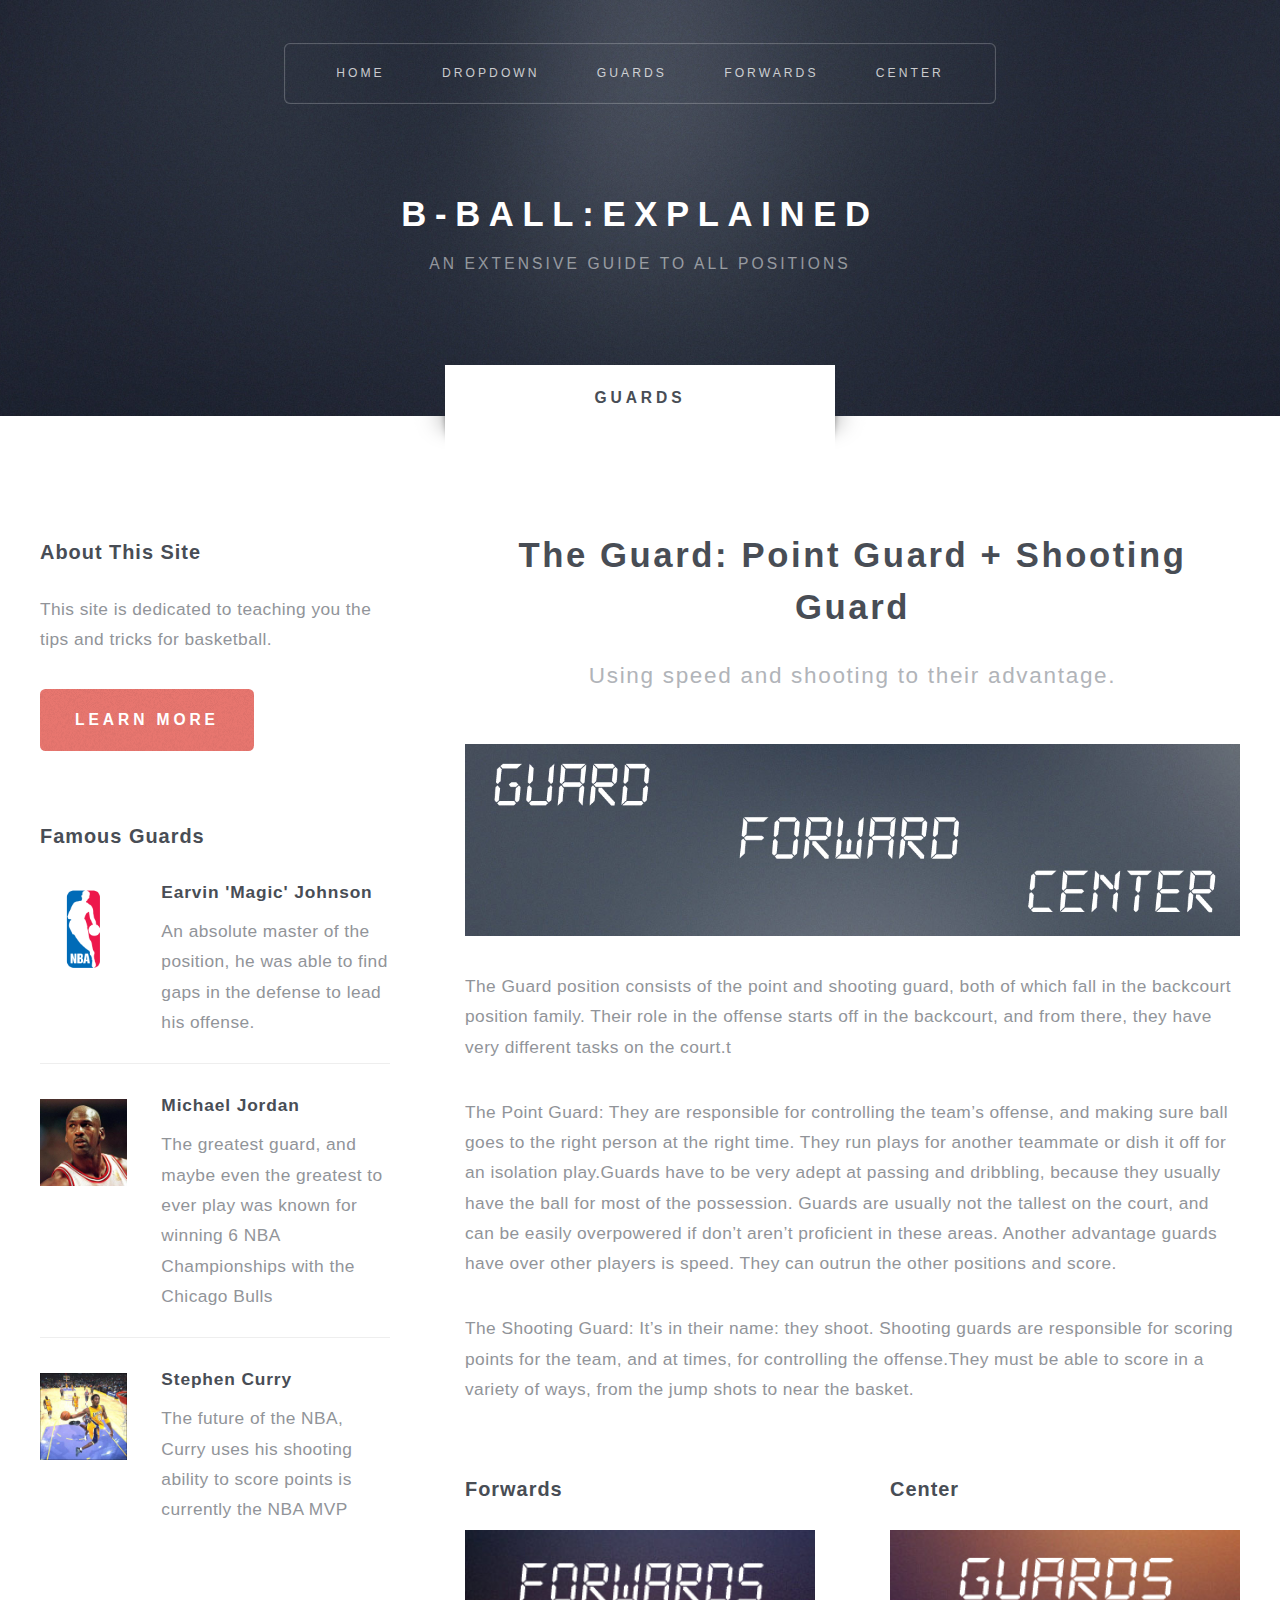
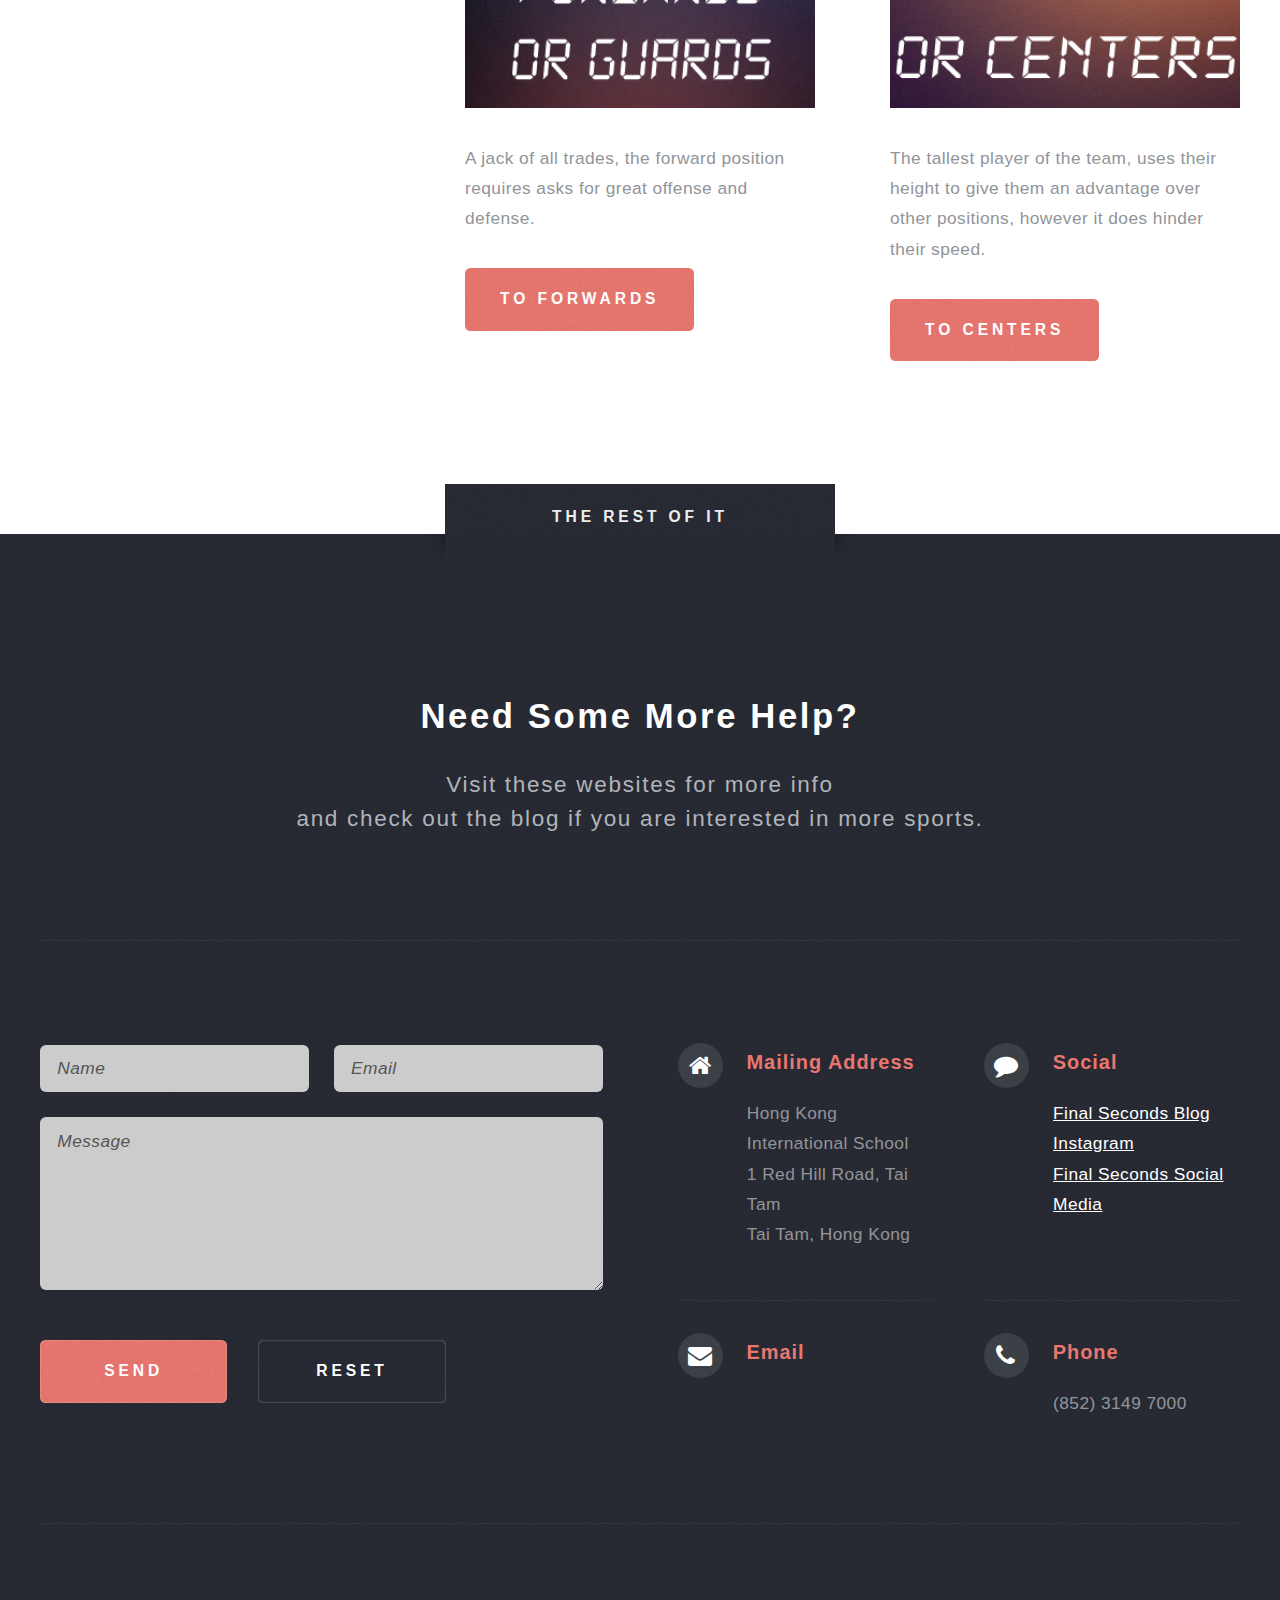
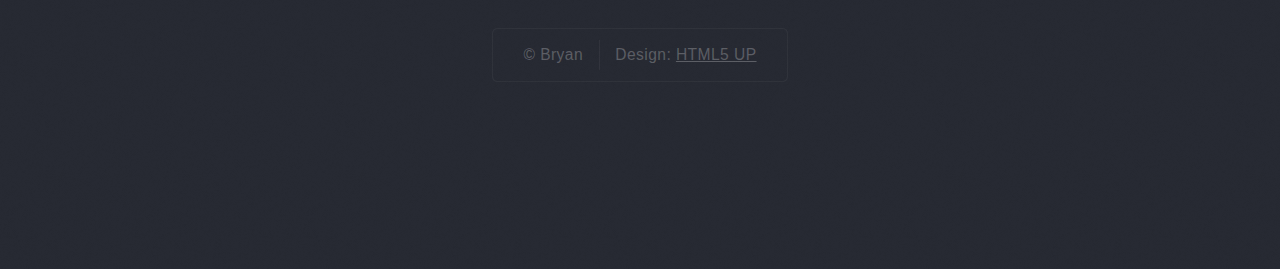
<file: guards.html>
<!DOCTYPE HTML>
<!--
	Escape Velocity by HTML5 UP
	html5up.net | @n33co
	Free for personal and commercial use under the CCA 3.0 license (html5up.net/license)
-->
<html>
	<head>
		<title>Basketball - Guards</title>
		<meta charset="utf-8" />
		<meta name="viewport" content="width=device-width, initial-scale=1" />
		<!--[if lte IE 8]><script src="assets/js/ie/html5shiv.js"></script><![endif]-->
		<link rel="stylesheet" href="assets/css/main.css" />
		<!--[if lte IE 8]><link rel="stylesheet" href="assets/css/ie8.css" /><![endif]-->
	</head>
	<body class="left-sidebar">
		<div id="page-wrapper">

			<!-- Header -->
				<div id="header-wrapper" class="wrapper">
					<div id="header">

						<!-- Logo -->
							<div id="logo">
								<h1><a href="index.html">B-BALL:EXPLAINED</a></h1>
								<p>An Extensive Guide To All Positions</p>
							</div>

						<!-- Nav -->
							<nav id="nav">
								<ul>
									<li class="current"><a href="index.html">Home</a></li>
									<li>
										<a href="#">Dropdown</a>
										<ul>
											<li><a href="guards.html">Guards</a></li>
											<li><a href="forwards.html">Forwards</a></li>
											<li><a href="center.html">Center</a></li>
											<li><a href="extra.html">Bibliography</a></li>
										</ul>
									</li>
									<li><a href="guards.html">Guards</a></li>
									<li><a href="forwards.html">Forwards</a></li>
									<li><a href="center.html">Center</a></li>
								</ul>
							</nav>

					</div>
				</div>

			<!-- Main -->
				<div class="wrapper style2">
					<div class="title">Guards</div>
					<div id="main" class="container">
						<div class="row 150%">
							<div class="4u 12u(mobile)">

								<!-- Sidebar -->
									<div id="sidebar">
										<section class="box">
											<header>
												<h2>About This Site</h2>
											</header>
											<p>This site is dedicated to teaching you the tips and tricks for basketball.</p>
											<a href="index.html" class="button style1">Learn More</a>
										</section>
										<section class="box">
											<header>
												<h2>Famous Guards</h2>
											</header>
											<ul class="style2">
												<li>
													<article class="box post-excerpt">
														<a href="#" class="image left"><img src="images/pic08.jpg" alt="" /></a>
														<h3><a href="#">Earvin 'Magic' Johnson</a></h3>
														<p>An absolute master of the position, he was able to find gaps in the defense to lead his offense.</p>
													</article>
												</li>
												<li>
													<article class="box post-excerpt">
														<a href="#" class="image left"><img src="images/pic09.jpg" alt="" /></a>
														<h3><a href="#">Michael Jordan</a></h3>
														<p>The greatest guard, and maybe even the greatest to ever play was known for winning 6 NBA Championships with the Chicago Bulls</p>
													</article>
												</li>
												<li>
													<article class="box post-excerpt">
														<a href="#" class="image left"><img src="images/pic10.jpg" alt="" /></a>
														<h3><a href="#">Stephen Curry</a></h3>
														<p>The future of the NBA, Curry uses his shooting ability to score points is currently the NBA MVP</p>
													</article>
												</li>
											</ul>
										</section>
									</div>

							</div>
							<div class="8u 12u(mobile) important(mobile)">

								<!-- Content -->
									<div id="content">
										<article class="box post">
											<header class="style1">
												<h2>The Guard: Point Guard + Shooting Guard</h2>
												<p>Using speed and shooting to their advantage.</p>
											</header>
											<a href="#" class="image featured">
												<img src="images/pic01.jpg" alt="" />
											</a>
											<p>The Guard position consists of the point and shooting guard, both of which fall in the backcourt position family. Their role in the offense starts off in the backcourt, and from there, they have very different tasks on the court.t</p>
											<p>The Point Guard: They are responsible for controlling the team’s offense, and making sure ball goes to the right person at the right time. They run plays for another teammate or dish it off for an isolation play.Guards have to be very adept at passing and dribbling, because they usually have the ball for most of the possession. Guards are usually not the tallest on the court, and can be easily overpowered if don’t aren’t proficient in these areas. Another advantage guards have over other players is speed. They can outrun the other positions and score.</p>
											<p>The Shooting Guard: It’s in their name: they shoot. Shooting guards are responsible for scoring points for the team, and at times, for controlling the offense.They must be able to score in a variety of ways, from the jump shots to near the basket.</p>
										</article>
										<div class="row 150%">
											<div class="6u 12u(mobile)">
												<section class="box">
													<header>
														<h2>Forwards</h2>
													</header>
													<a href="#" class="image featured"><img src="images/pic05.jpg" alt="" /></a>
													<p>A jack of all trades, the forward position requires asks for great offense and defense.</p>
													<a href="http://whybruh.github.io/forwards.html" class="button style1">To Forwards</a>
												</section>
											</div>
											<div class="6u 12u(mobile)">
												<section class="box">
													<header>
														<h2>Center</h2>
													</header>
													<a href="#" class="image featured"><img src="images/pic06.jpg" alt="" /></a>
													<p>The tallest player of the team, uses their height to give them an advantage over other positions, however it does hinder their speed.</p>
													<a href="http://whybruh.github.io/center.html" class="button style1">To Centers</a>
												</section>
											</div>
										</div>
									</div>

							</div>
						</div>
					</div>
				</div>

			<!-- Footer -->

				<div id="footer-wrapper" class="wrapper">
					<div class="title">The Rest Of It</div>
					<div id="footer" class="container">
						<header class="style1">
							<h2>Need Some More Help?</h2>
							<p>
								Visit these websites for more info<br />
								and check out the blog if you are interested in more sports.
							</p>
						</header>
						<hr />
						<div class="row 150%">
							<div class="6u 12u(mobile)">

								<!-- Contact Form -->
									<section>
										<form method="post" action="#">
											<div class="row 50%">
												<div class="6u 12u(mobile)">
													<input type="text" name="name" id="contact-name" placeholder="Name" />
												</div>
												<div class="6u 12u(mobile)">
													<input type="text" name="email" id="contact-email" placeholder="Email" />
												</div>
											</div>
											<div class="row 50%">
												<div class="12u">
													<textarea name="message" id="contact-message" placeholder="Message" rows="4"></textarea>
												</div>
											</div>
											<div class="row">
												<div class="12u">
													<ul class="actions">
														<li><input type="submit" class="style1" value="Send" /></li>
														<li><input type="reset" class="style2" value="Reset" /></li>
													</ul>
												</div>
											</div>
										</form>
									</section>

							</div>
							<div class="6u 12u(mobile)">

								<!-- Contact -->
									<section class="feature-list small">
										<div class="row">
											<div class="6u 12u(mobile)">
												<section>
													<h3 class="icon fa-home">Mailing Address</h3>
													<p>
														Hong Kong International School<br />
														1 Red Hill Road, Tai Tam<br />
														Tai Tam, Hong Kong
													</p>
												</section>
											</div>
											<div class="6u 12u(mobile)">
												<section>
													<h3 class="icon fa-comment">Social</h3>
													<p>
														<a href="http://finalseconds24.blogspot.com">Final Seconds Blog</a><br />
														<a href="http://instagram.com/pineapplebryan">Instagram</a><br/>
														<a href="http://instagram.com/finalseconds24">Final Seconds Social Media</a>
													</p>
												</section>
											</div>
										</div>
										<div class="row">
											<div class="6u 12u(mobile)">
												<section>
													<h3 class="icon fa-envelope">Email</h3>
													<p>
														<a href="mailto:hkis@hkis.edu.hk;Subject:Basketball"></a>
													</p>
												</section>
											</div>
											<div class="6u 12u(mobile)">
												<section>
													<h3 class="icon fa-phone">Phone</h3>
													<p>
														(852) 3149 7000
													</p>
												</section>
											</div>

										</div>
									</section>

							</div>
						</div>
						<hr />
					</div>
					<div id="copyright">
						<ul>
							<li>&copy; Bryan</li><li>Design: <a href="http://html5up.net">HTML5 UP</a></li>
						</ul>
					</div>
				</div>

		</div>

		<!-- Scripts -->

			<script src="assets/js/jquery.min.js"></script>
			<script src="assets/js/jquery.dropotron.min.js"></script>
			<script src="assets/js/skel.min.js"></script>
			<script src="assets/js/skel-viewport.min.js"></script>
			<script src="assets/js/util.js"></script>
			<!--[if lte IE 8]><script src="assets/js/ie/respond.min.js"></script><![endif]-->
			<script src="assets/js/main.js"></script>

	</body>
</html>
</file>
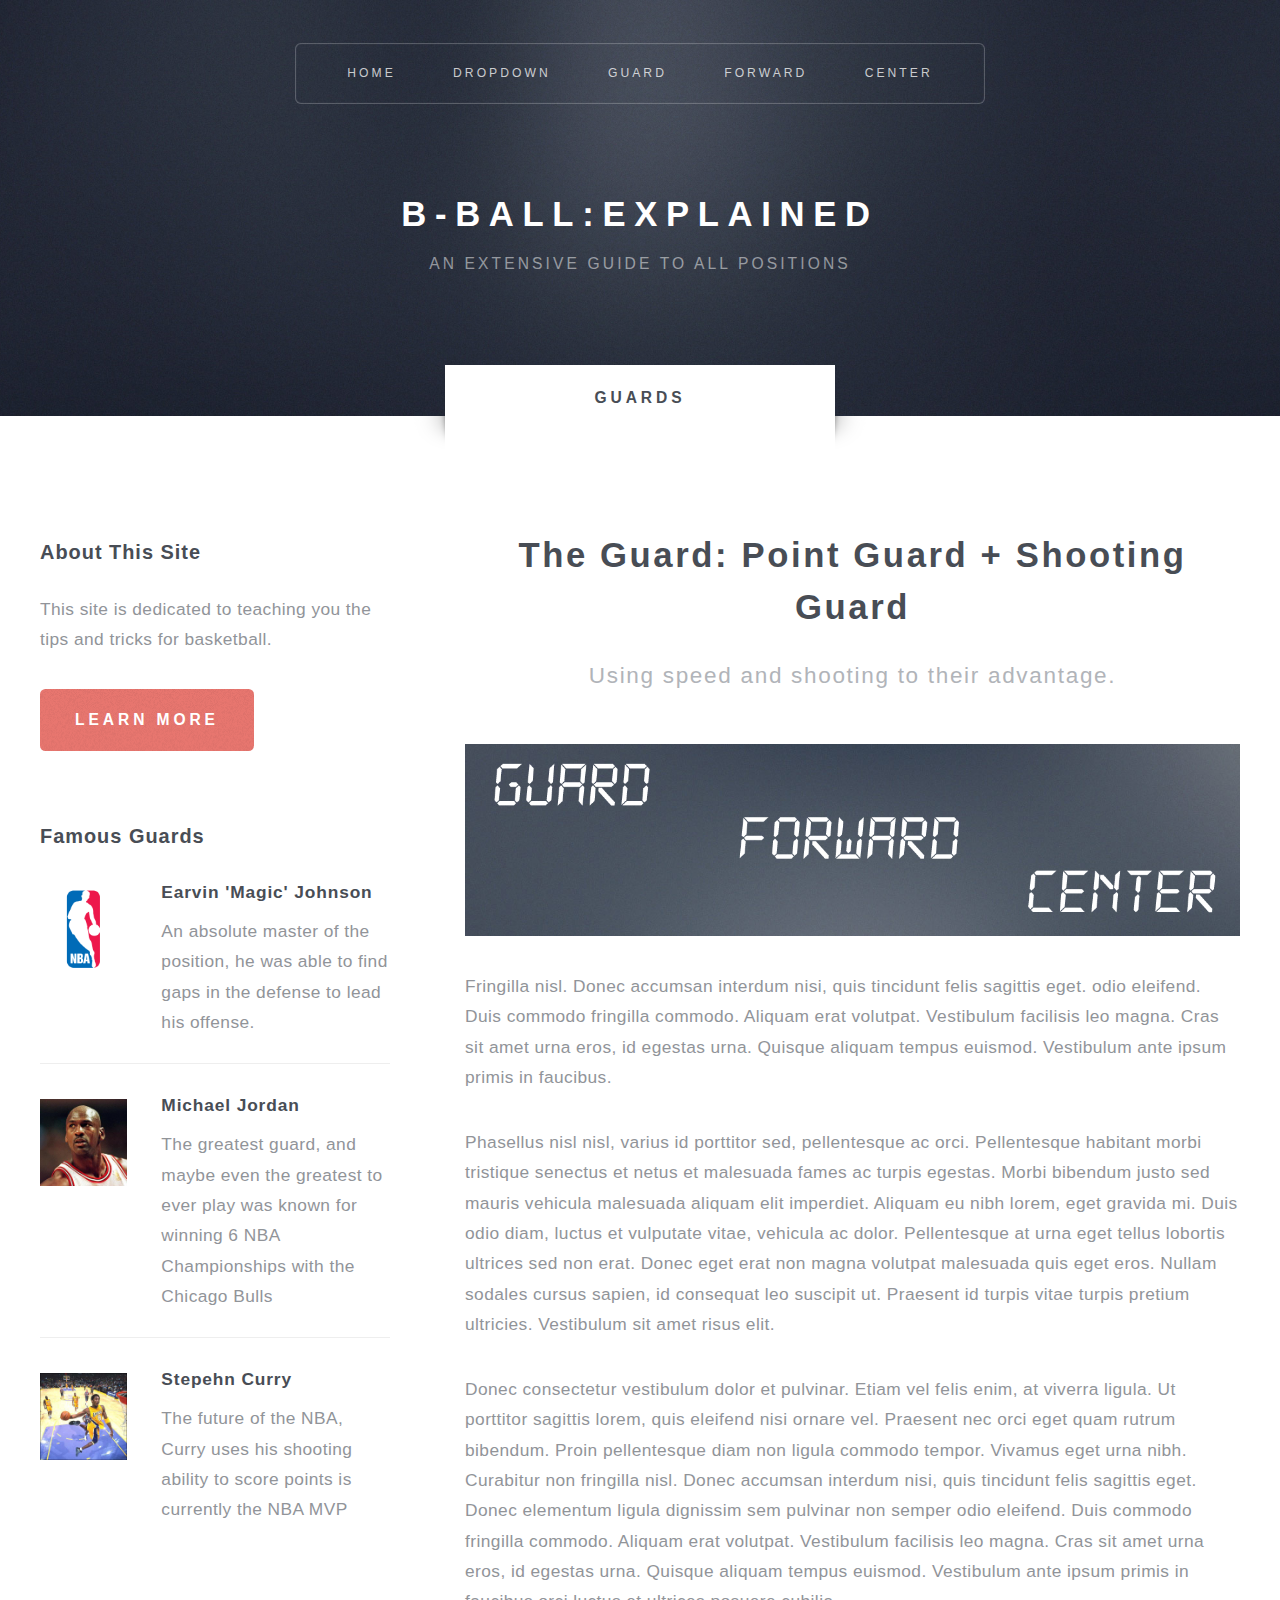
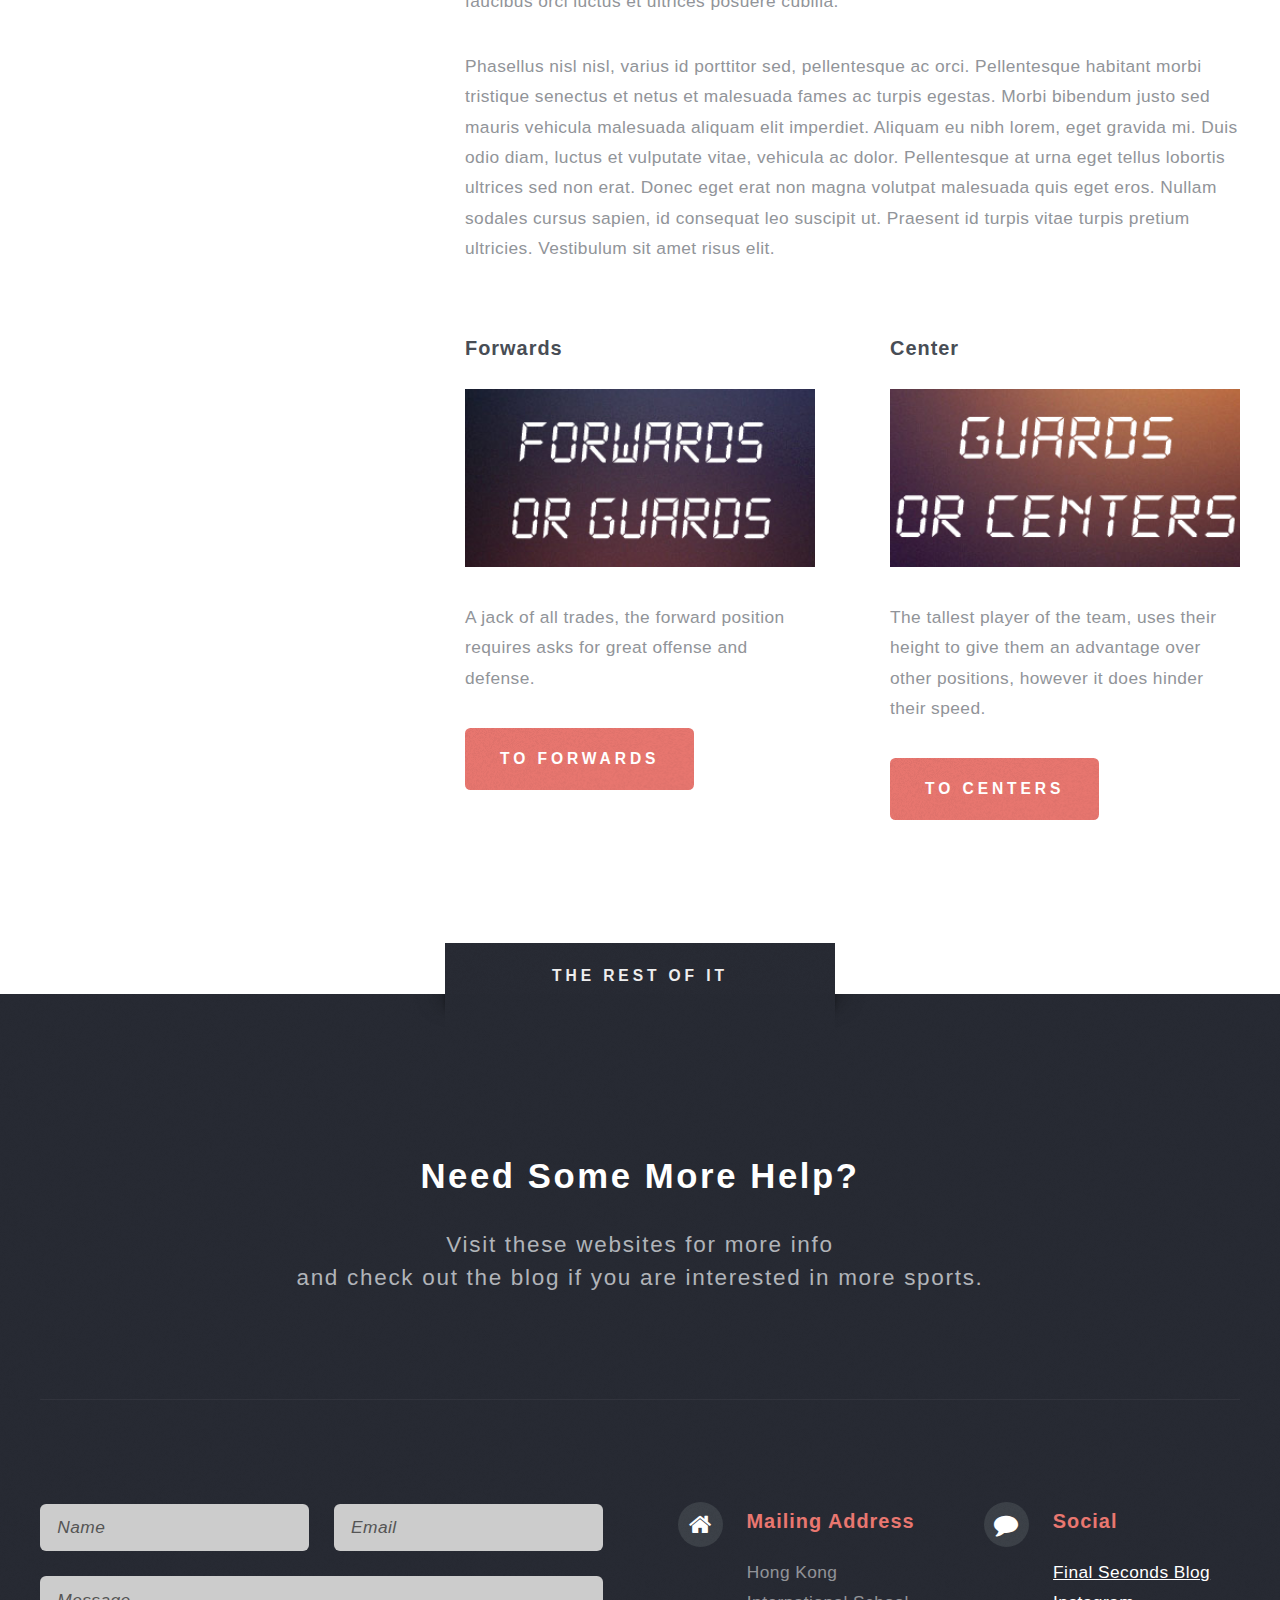
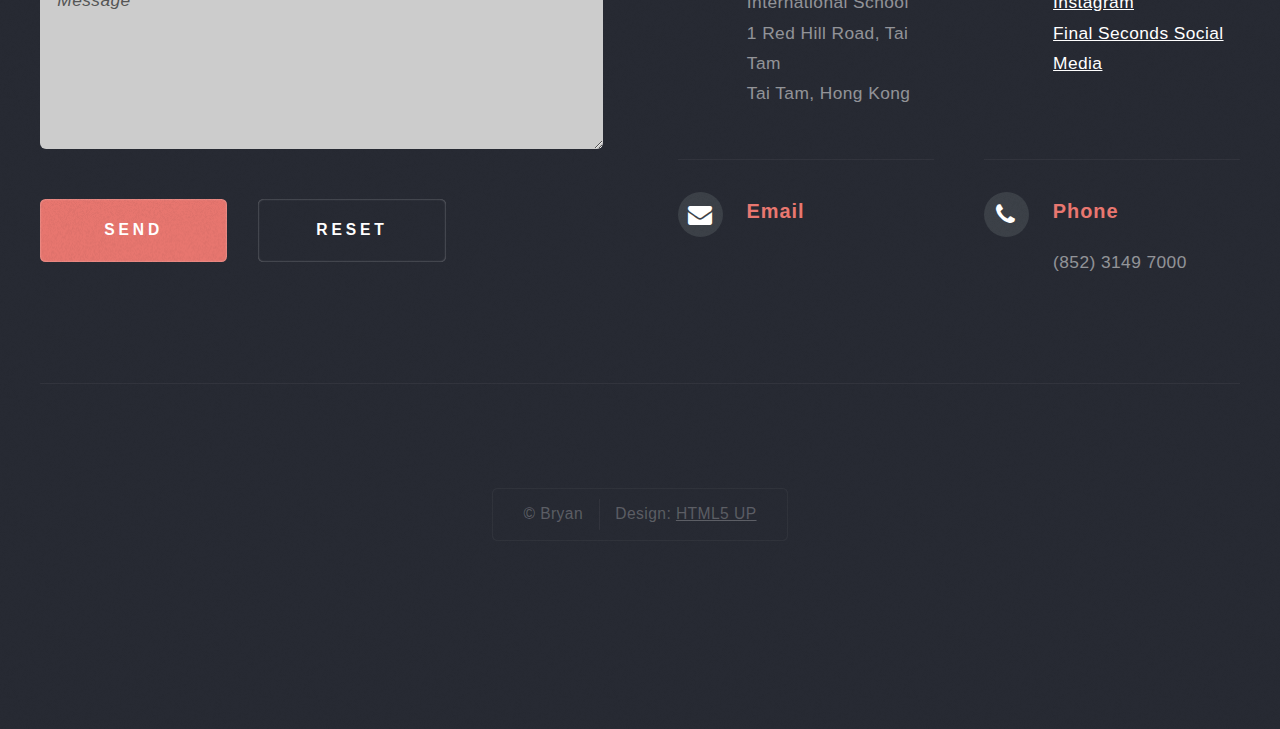
<file: left-sidebar.html>
<!DOCTYPE HTML>
<!--
	Escape Velocity by HTML5 UP
	html5up.net | @n33co
	Free for personal and commercial use under the CCA 3.0 license (html5up.net/license)
-->
<html>
	<head>
		<title>Basketball - Guards</title>
		<meta charset="utf-8" />
		<meta name="viewport" content="width=device-width, initial-scale=1" />
		<!--[if lte IE 8]><script src="assets/js/ie/html5shiv.js"></script><![endif]-->
		<link rel="stylesheet" href="assets/css/main.css" />
		<!--[if lte IE 8]><link rel="stylesheet" href="assets/css/ie8.css" /><![endif]-->
	</head>
	<body class="left-sidebar">
		<div id="page-wrapper">

			<!-- Header -->
				<div id="header-wrapper" class="wrapper">
					<div id="header">

						<!-- Logo -->
							<div id="logo">
								<h1><a href="index.html">B-BALL:EXPLAINED</a></h1>
								<p>An Extensive Guide To All Positions</p>
							</div>

						<!-- Nav -->
							<nav id="nav">
								<ul>
									<li class="current"><a href="index.html">Home</a></li>
									<li>
										<a href="#">Dropdown</a>
										<ul>
											<li><a href="http://whybruh.github.io/left-sidebar.html">Guards</a></li>
											<li><a href="http://whybruh.github.io/right-sidebar.html">Forwards</a></li>
											<li><a href="http://whybruh.github.io/no-sidebar.html">Center</a></li>
											<li><a href="#">Bibliography</a></li>
										</ul>
									</li>
									<li><a href="left-sidebar.html">Guard</a></li>
									<li><a href="right-sidebar.html">Forward</a></li>
									<li><a href="no-sidebar.html">Center</a></li>
								</ul>
							</nav>

					</div>
				</div>

			<!-- Main -->
				<div class="wrapper style2">
					<div class="title">Guards</div>
					<div id="main" class="container">
						<div class="row 150%">
							<div class="4u 12u(mobile)">

								<!-- Sidebar -->
									<div id="sidebar">
										<section class="box">
											<header>
												<h2>About This Site</h2>
											</header>
											<p>This site is dedicated to teaching you the tips and tricks for basketball.</p>
											<a href="index.html" class="button style1">Learn More</a>
										</section>
										<section class="box">
											<header>
												<h2>Famous Guards</h2>
											</header>
											<ul class="style2">
												<li>
													<article class="box post-excerpt">
														<a href="#" class="image left"><img src="images/pic08.jpg" alt="" /></a>
														<h3><a href="#">Earvin 'Magic' Johnson</a></h3>
														<p>An absolute master of the position, he was able to find gaps in the defense to lead his offense.</p>
													</article>
												</li>
												<li>
													<article class="box post-excerpt">
														<a href="#" class="image left"><img src="images/pic09.jpg" alt="" /></a>
														<h3><a href="#">Michael Jordan</a></h3>
														<p>The greatest guard, and maybe even the greatest to ever play was known for winning 6 NBA Championships with the Chicago Bulls</p>
													</article>
												</li>
												<li>
													<article class="box post-excerpt">
														<a href="#" class="image left"><img src="images/pic10.jpg" alt="" /></a>
														<h3><a href="#">Stepehn Curry</a></h3>
														<p>The future of the NBA, Curry uses his shooting ability to score points is currently the NBA MVP</p>
													</article>
												</li>
											</ul>
										</section>
									</div>

							</div>
							<div class="8u 12u(mobile) important(mobile)">

								<!-- Content -->
									<div id="content">
										<article class="box post">
											<header class="style1">
												<h2>The Guard: Point Guard + Shooting Guard</h2>
												<p>Using speed and shooting to their advantage.</p>
											</header>
											<a href="#" class="image featured">
												<img src="images/pic01.jpg" alt="" />
											</a>
											<p>Fringilla nisl. Donec accumsan interdum nisi, quis tincidunt felis sagittis eget.
											odio eleifend. Duis commodo fringilla commodo. Aliquam erat volutpat. Vestibulum
											facilisis leo magna. Cras sit amet urna eros, id egestas urna. Quisque aliquam
											tempus euismod. Vestibulum ante ipsum primis in faucibus.</p>
											<p>Phasellus nisl nisl, varius id porttitor sed, pellentesque ac orci. Pellentesque
											habitant morbi tristique senectus et netus et malesuada fames ac turpis egestas. Morbi
											bibendum justo sed mauris vehicula malesuada aliquam elit imperdiet. Aliquam eu nibh
											lorem, eget gravida mi. Duis odio diam, luctus et vulputate vitae, vehicula ac dolor.
											Pellentesque at urna eget tellus lobortis ultrices sed non erat. Donec eget erat non
											magna volutpat malesuada quis eget eros. Nullam sodales cursus sapien, id consequat
											leo suscipit ut. Praesent id turpis vitae turpis pretium ultricies. Vestibulum sit
											amet risus elit.</p>
											<p>Donec consectetur vestibulum dolor et pulvinar. Etiam vel felis enim, at viverra
											ligula. Ut porttitor sagittis lorem, quis eleifend nisi ornare vel. Praesent nec orci
											eget quam rutrum bibendum. Proin pellentesque diam non ligula commodo tempor. Vivamus
											eget urna nibh. Curabitur non fringilla nisl. Donec accumsan interdum nisi, quis
											tincidunt felis sagittis eget. Donec elementum ligula dignissim sem pulvinar non semper
											odio eleifend. Duis commodo fringilla commodo. Aliquam erat volutpat. Vestibulum
											facilisis leo magna. Cras sit amet urna eros, id egestas urna. Quisque aliquam
											tempus euismod. Vestibulum ante ipsum primis in faucibus orci luctus et ultrices
											posuere cubilia.</p>
											<p>Phasellus nisl nisl, varius id porttitor sed, pellentesque ac orci. Pellentesque
											habitant morbi tristique senectus et netus et malesuada fames ac turpis egestas. Morbi
											bibendum justo sed mauris vehicula malesuada aliquam elit imperdiet. Aliquam eu nibh
											lorem, eget gravida mi. Duis odio diam, luctus et vulputate vitae, vehicula ac dolor.
											Pellentesque at urna eget tellus lobortis ultrices sed non erat. Donec eget erat non
											magna volutpat malesuada quis eget eros. Nullam sodales cursus sapien, id consequat
											leo suscipit ut. Praesent id turpis vitae turpis pretium ultricies. Vestibulum sit
											amet risus elit.</p>
										</article>
										<div class="row 150%">
											<div class="6u 12u(mobile)">
												<section class="box">
													<header>
														<h2>Forwards</h2>
													</header>
													<a href="#" class="image featured"><img src="images/pic05.jpg" alt="" /></a>
													<p>A jack of all trades, the forward position requires asks for great offense and defense.</p>
													<a href="#" class="button style1">To Forwards</a>
												</section>
											</div>
											<div class="6u 12u(mobile)">
												<section class="box">
													<header>
														<h2>Center</h2>
													</header>
													<a href="#" class="image featured"><img src="images/pic06.jpg" alt="" /></a>
													<p>The tallest player of the team, uses their height to give them an advantage over other positions, however it does hinder their speed.</p>
													<a href="#" class="button style1">To Centers</a>
												</section>
											</div>
										</div>
									</div>

							</div>
						</div>
					</div>
				</div>

			<!-- Footer -->

				<div id="footer-wrapper" class="wrapper">
					<div class="title">The Rest Of It</div>
					<div id="footer" class="container">
						<header class="style1">
							<h2>Need Some More Help?</h2>
							<p>
								Visit these websites for more info<br />
								and check out the blog if you are interested in more sports.
							</p>
						</header>
						<hr />
						<div class="row 150%">
							<div class="6u 12u(mobile)">

								<!-- Contact Form -->
									<section>
										<form method="post" action="#">
											<div class="row 50%">
												<div class="6u 12u(mobile)">
													<input type="text" name="name" id="contact-name" placeholder="Name" />
												</div>
												<div class="6u 12u(mobile)">
													<input type="text" name="email" id="contact-email" placeholder="Email" />
												</div>
											</div>
											<div class="row 50%">
												<div class="12u">
													<textarea name="message" id="contact-message" placeholder="Message" rows="4"></textarea>
												</div>
											</div>
											<div class="row">
												<div class="12u">
													<ul class="actions">
														<li><input type="submit" class="style1" value="Send" /></li>
														<li><input type="reset" class="style2" value="Reset" /></li>
													</ul>
												</div>
											</div>
										</form>
									</section>

							</div>
							<div class="6u 12u(mobile)">

								<!-- Contact -->
									<section class="feature-list small">
										<div class="row">
											<div class="6u 12u(mobile)">
												<section>
													<h3 class="icon fa-home">Mailing Address</h3>
													<p>
														Hong Kong International School<br />
														1 Red Hill Road, Tai Tam<br />
														Tai Tam, Hong Kong
													</p>
												</section>
											</div>
											<div class="6u 12u(mobile)">
												<section>
													<h3 class="icon fa-comment">Social</h3>
													<p>
														<a href="http://finalseconds24.blogspot.com">Final Seconds Blog</a><br />
														<a href="http://instagram.com/pineapplebryan">Instagram</a><br/>
														<a href="http://instagram.com/finalseconds24">Final Seconds Social Media</a>
													</p>
												</section>
											</div>
										</div>
										<div class="row">
											<div class="6u 12u(mobile)">
												<section>
													<h3 class="icon fa-envelope">Email</h3>
													<p>
														<a href="mailto:hkis@hkis.edu.hk;Subject:Basketball"></a>
													</p>
												</section>
											</div>
											<div class="6u 12u(mobile)">
												<section>
													<h3 class="icon fa-phone">Phone</h3>
													<p>
														(852) 3149 7000
													</p>
												</section>
											</div>

										</div>
									</section>

							</div>
						</div>
						<hr />
					</div>
					<div id="copyright">
						<ul>
							<li>&copy; Bryan</li><li>Design: <a href="http://html5up.net">HTML5 UP</a></li>
						</ul>
					</div>
				</div>

		</div>

		<!-- Scripts -->

			<script src="assets/js/jquery.min.js"></script>
			<script src="assets/js/jquery.dropotron.min.js"></script>
			<script src="assets/js/skel.min.js"></script>
			<script src="assets/js/skel-viewport.min.js"></script>
			<script src="assets/js/util.js"></script>
			<!--[if lte IE 8]><script src="assets/js/ie/respond.min.js"></script><![endif]-->
			<script src="assets/js/main.js"></script>

	</body>
</html>
</file>
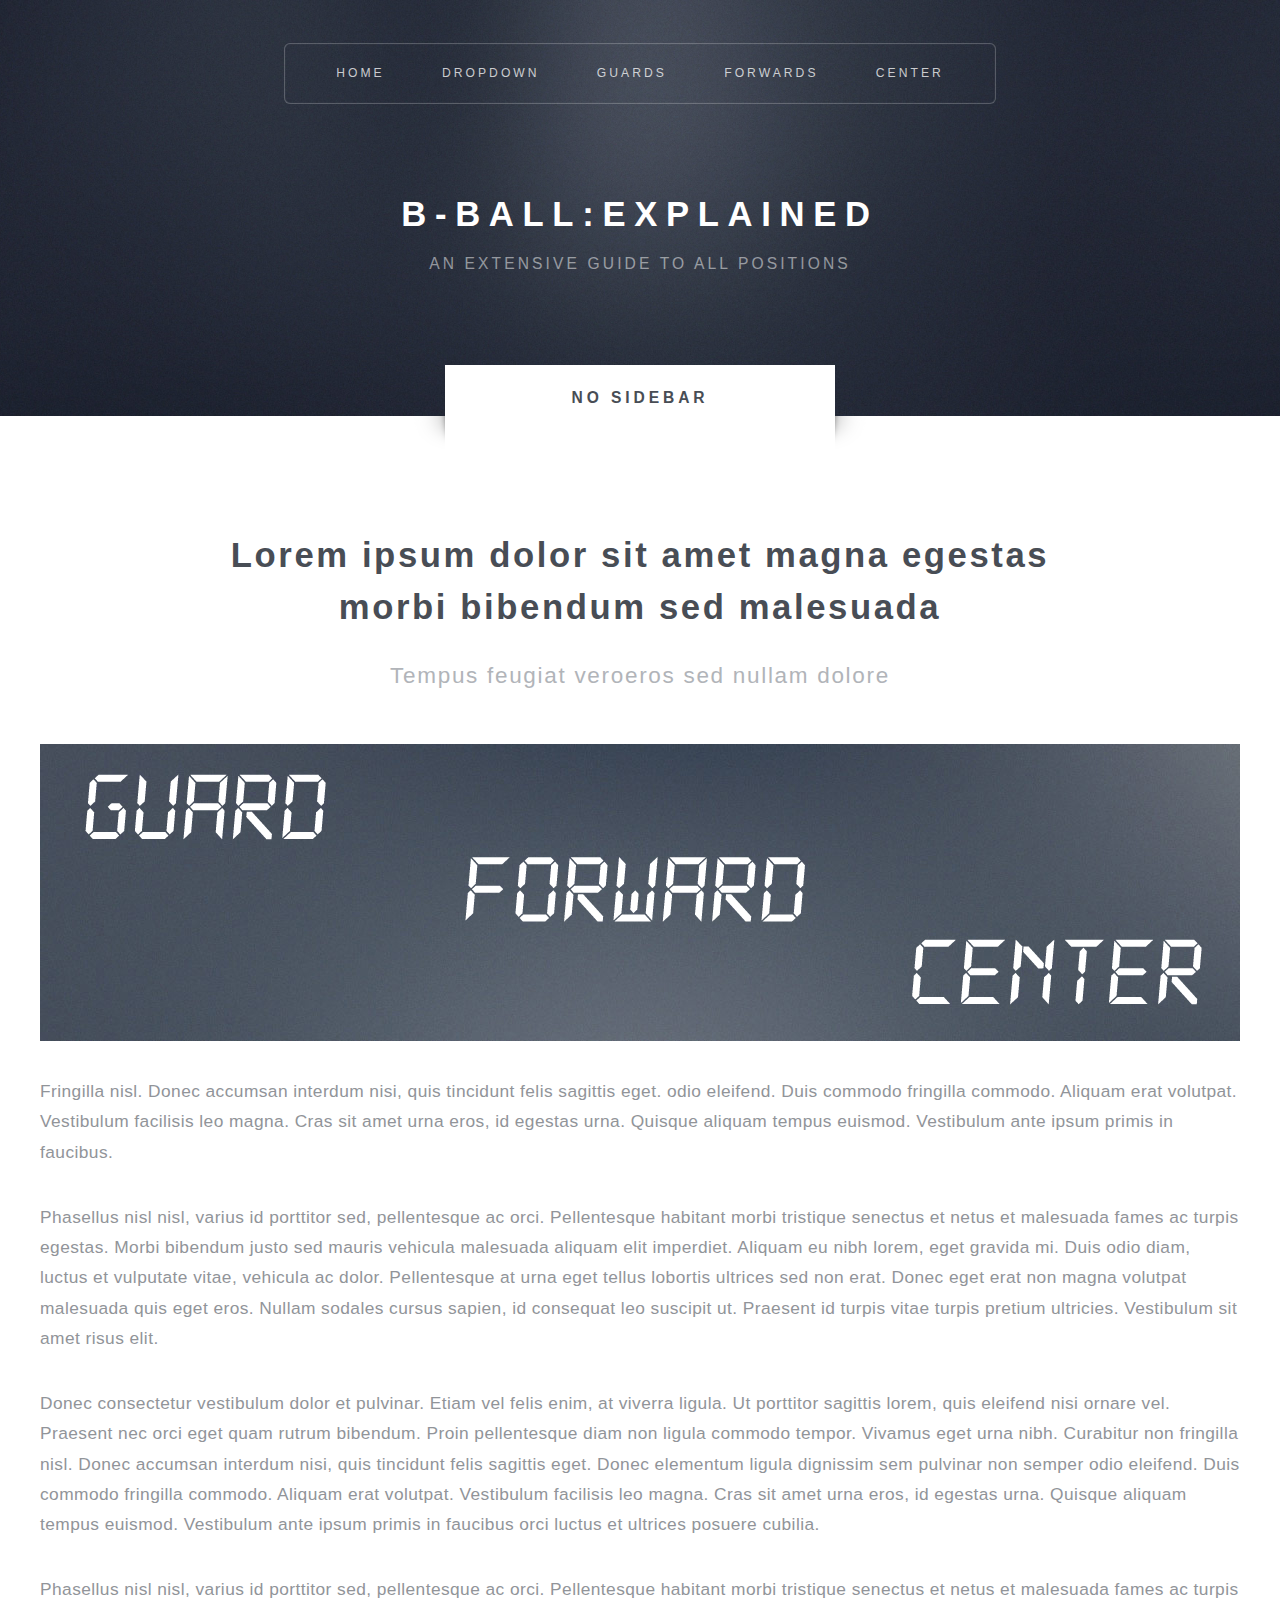
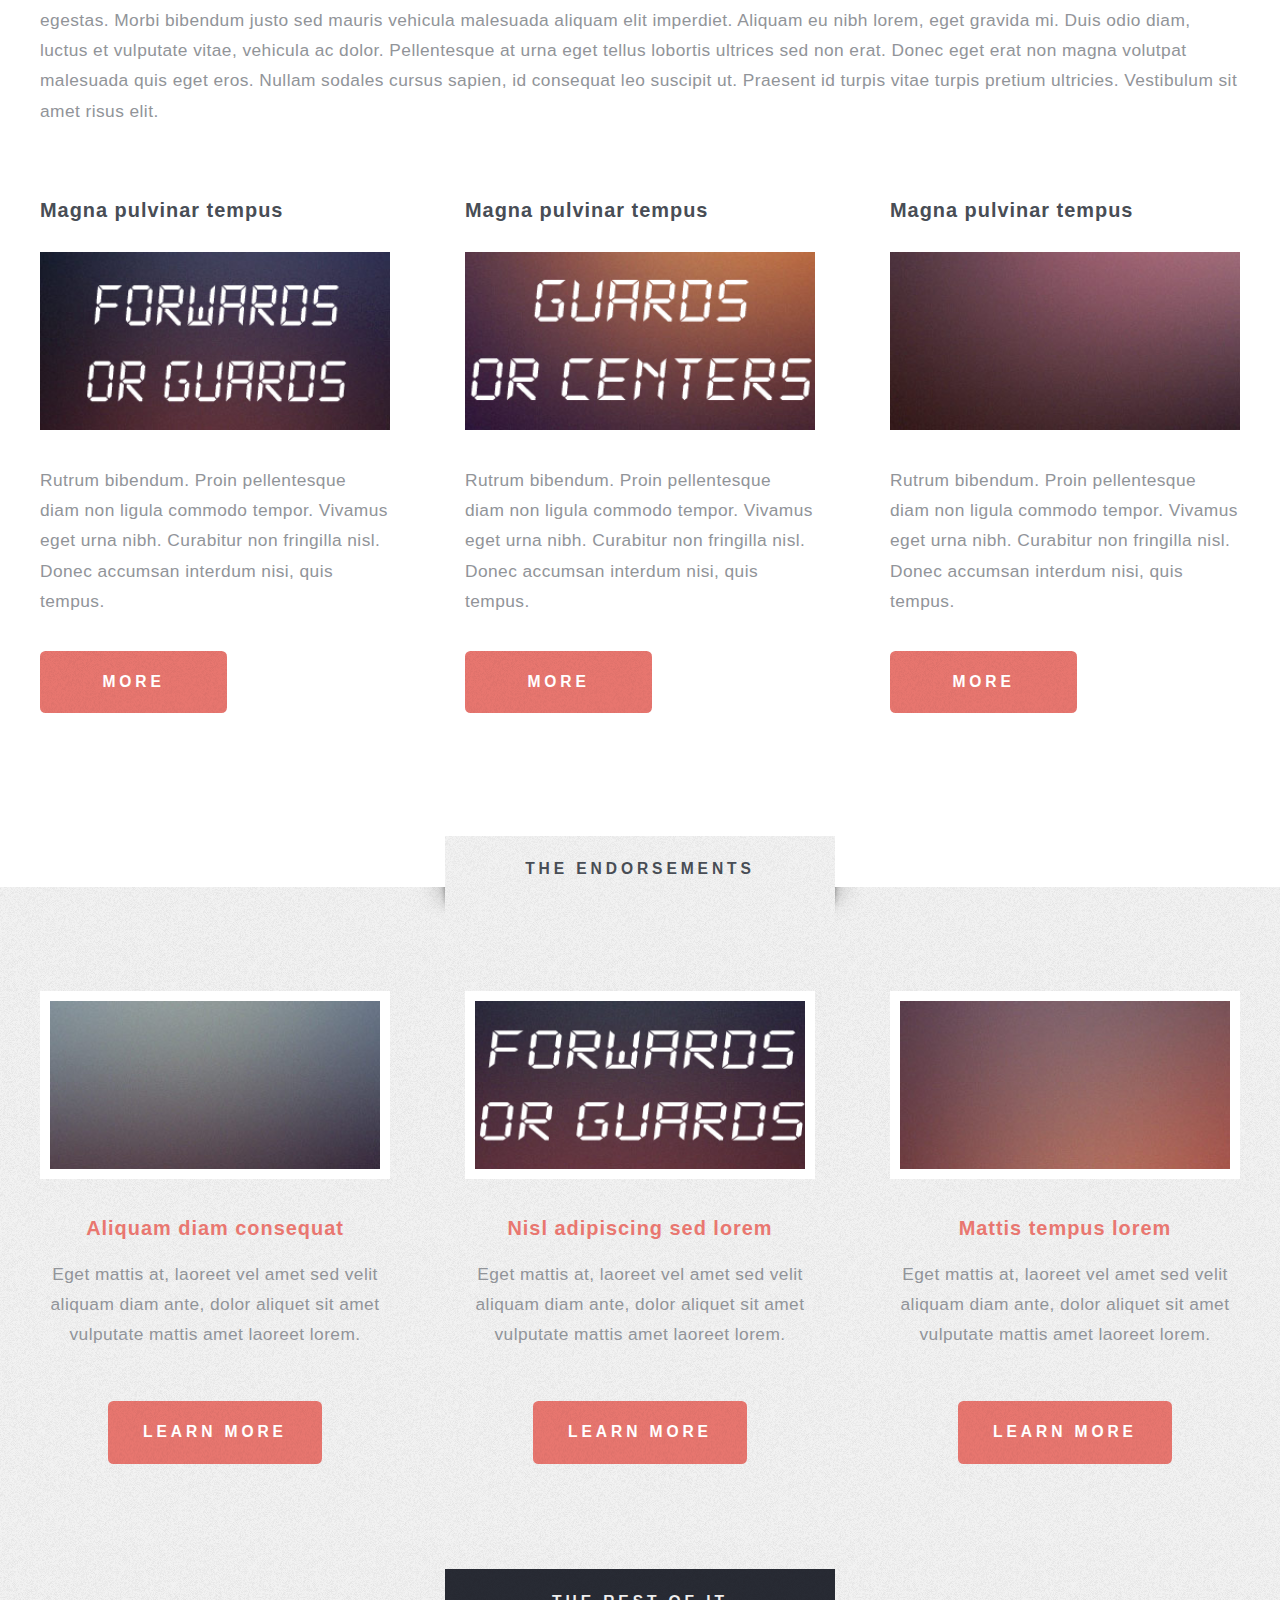
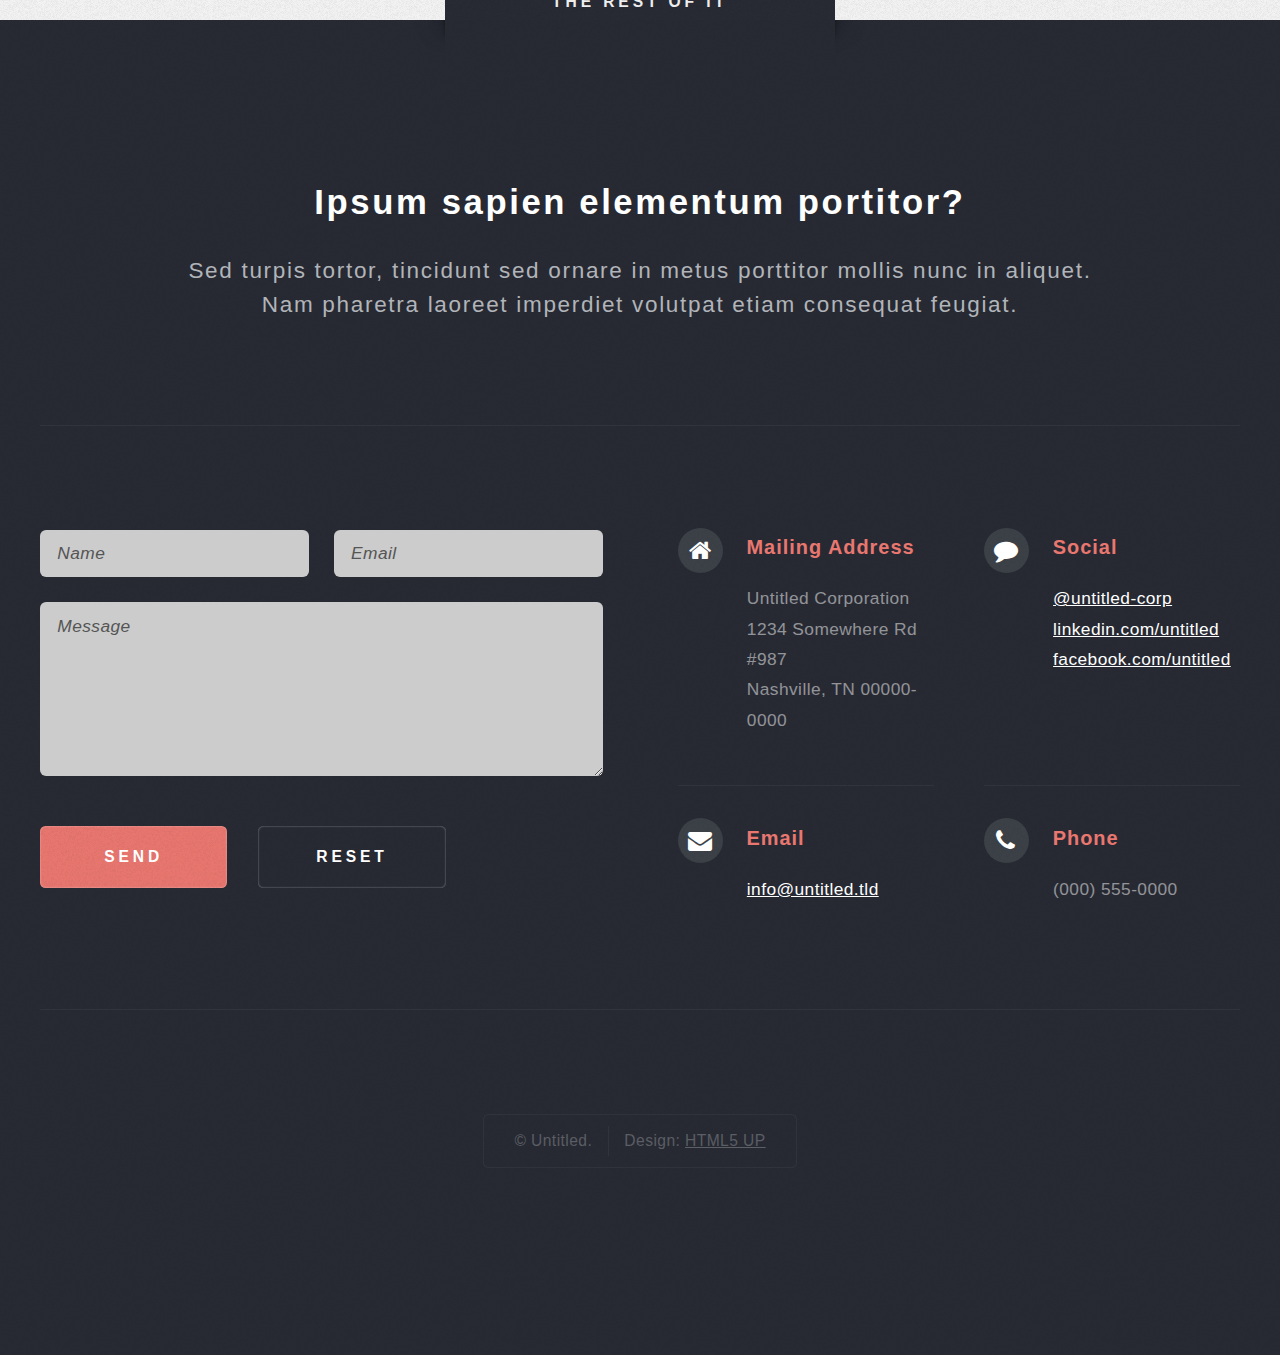
<file: no-sidebar.html>
<!DOCTYPE HTML>
<!--
	Escape Velocity by HTML5 UP
	html5up.net | @n33co
	Free for personal and commercial use under the CCA 3.0 license (html5up.net/license)
-->
<html>
	<head>
		<title>Basketball - Guards</title>
		<meta charset="utf-8" />
		<meta name="viewport" content="width=device-width, initial-scale=1" />
		<!--[if lte IE 8]><script src="assets/js/ie/html5shiv.js"></script><![endif]-->
		<link rel="stylesheet" href="assets/css/main.css" />
		<!--[if lte IE 8]><link rel="stylesheet" href="assets/css/ie8.css" /><![endif]-->
	</head>
	<body class="left-sidebar">
		<div id="page-wrapper">

			<!-- Header -->
				<div id="header-wrapper" class="wrapper">
					<div id="header">

						<!-- Logo -->
							<div id="logo">
								<h1><a href="index.html">B-BALL:EXPLAINED</a></h1>
								<p>An Extensive Guide To All Positions</p>
							</div>

						<!-- Nav -->
							<nav id="nav">
								<ul>
									<li class="current"><a href="index.html">Home</a></li>
									<li>
										<a href="#">Dropdown</a>
										<ul>
											<li><a href="guards.html">Guards</a></li>
											<li><a href="forwards.html">Forwards</a></li>
											<li><a href="center.html">Center</a></li>
											<li><a href="#">Bibliography</a></li>
										</ul>
									</li>
									<li><a href="guards.html">Guards</a></li>
									<li><a href="forwards.html">Forwards</a></li>
									<li><a href="center.html">Center</a></li>
								</ul>
							</nav>

					</div>
				</div>
			<!-- Main -->
				<div class="wrapper style2">
					<div class="title">No Sidebar</div>
					<div id="main" class="container">

						<!-- Content -->
							<div id="content">
								<article class="box post">
									<header class="style1">
										<h2>Lorem ipsum dolor sit amet magna egestas<br class="mobile-hide" />
										morbi bibendum sed malesuada</h2>
										<p>Tempus feugiat veroeros sed nullam dolore</p>
									</header>
									<a href="#" class="image featured">
										<img src="images/pic01.jpg" alt="" />
									</a>
									<p>Fringilla nisl. Donec accumsan interdum nisi, quis tincidunt felis sagittis eget.
									odio eleifend. Duis commodo fringilla commodo. Aliquam erat volutpat. Vestibulum
									facilisis leo magna. Cras sit amet urna eros, id egestas urna. Quisque aliquam
									tempus euismod. Vestibulum ante ipsum primis in faucibus.</p>
									<p>Phasellus nisl nisl, varius id porttitor sed, pellentesque ac orci. Pellentesque
									habitant morbi tristique senectus et netus et malesuada fames ac turpis egestas. Morbi
									bibendum justo sed mauris vehicula malesuada aliquam elit imperdiet. Aliquam eu nibh
									lorem, eget gravida mi. Duis odio diam, luctus et vulputate vitae, vehicula ac dolor.
									Pellentesque at urna eget tellus lobortis ultrices sed non erat. Donec eget erat non
									magna volutpat malesuada quis eget eros. Nullam sodales cursus sapien, id consequat
									leo suscipit ut. Praesent id turpis vitae turpis pretium ultricies. Vestibulum sit
									amet risus elit.</p>
									<p>Donec consectetur vestibulum dolor et pulvinar. Etiam vel felis enim, at viverra
									ligula. Ut porttitor sagittis lorem, quis eleifend nisi ornare vel. Praesent nec orci
									eget quam rutrum bibendum. Proin pellentesque diam non ligula commodo tempor. Vivamus
									eget urna nibh. Curabitur non fringilla nisl. Donec accumsan interdum nisi, quis
									tincidunt felis sagittis eget. Donec elementum ligula dignissim sem pulvinar non semper
									odio eleifend. Duis commodo fringilla commodo. Aliquam erat volutpat. Vestibulum
									facilisis leo magna. Cras sit amet urna eros, id egestas urna. Quisque aliquam
									tempus euismod. Vestibulum ante ipsum primis in faucibus orci luctus et ultrices
									posuere cubilia.</p>
									<p>Phasellus nisl nisl, varius id porttitor sed, pellentesque ac orci. Pellentesque
									habitant morbi tristique senectus et netus et malesuada fames ac turpis egestas. Morbi
									bibendum justo sed mauris vehicula malesuada aliquam elit imperdiet. Aliquam eu nibh
									lorem, eget gravida mi. Duis odio diam, luctus et vulputate vitae, vehicula ac dolor.
									Pellentesque at urna eget tellus lobortis ultrices sed non erat. Donec eget erat non
									magna volutpat malesuada quis eget eros. Nullam sodales cursus sapien, id consequat
									leo suscipit ut. Praesent id turpis vitae turpis pretium ultricies. Vestibulum sit
									amet risus elit.</p>
								</article>
								<div class="row 150%">
									<div class="4u 12u(mobile)">
										<section class="box">
											<header>
												<h2>Magna pulvinar tempus</h2>
											</header>
											<a href="#" class="image featured"><img src="images/pic05.jpg" alt="" /></a>
											<p>Rutrum bibendum. Proin pellentesque diam non ligula commodo tempor. Vivamus
											eget urna nibh. Curabitur non fringilla nisl. Donec accumsan interdum nisi, quis
											tempus.</p>
											<a href="#" class="button style1">More</a>
										</section>
									</div>
									<div class="4u 12u(mobile)">
										<section class="box">
											<header>
												<h2>Magna pulvinar tempus</h2>
											</header>
											<a href="#" class="image featured"><img src="images/pic06.jpg" alt="" /></a>
											<p>Rutrum bibendum. Proin pellentesque diam non ligula commodo tempor. Vivamus
											eget urna nibh. Curabitur non fringilla nisl. Donec accumsan interdum nisi, quis
											tempus.</p>
											<a href="#" class="button style1">More</a>
										</section>
									</div>
									<div class="4u 12u(mobile)">
										<section class="box">
											<header>
												<h2>Magna pulvinar tempus</h2>
											</header>
											<a href="#" class="image featured"><img src="images/pic07.jpg" alt="" /></a>
											<p>Rutrum bibendum. Proin pellentesque diam non ligula commodo tempor. Vivamus
											eget urna nibh. Curabitur non fringilla nisl. Donec accumsan interdum nisi, quis
											tempus.</p>
											<a href="#" class="button style1">More</a>
										</section>
									</div>
								</div>
							</div>

					</div>
				</div>

			<!-- Highlights -->
				<div class="wrapper style3">
					<div class="title">The Endorsements</div>
					<div id="highlights" class="container">
						<div class="row 150%">
							<div class="4u 12u(mobile)">
								<section class="highlight">
									<a href="#" class="image featured"><img src="images/pic02.jpg" alt="" /></a>
									<h3><a href="#">Aliquam diam consequat</a></h3>
									<p>Eget mattis at, laoreet vel amet sed velit aliquam diam ante, dolor aliquet sit amet vulputate mattis amet laoreet lorem.</p>
									<ul class="actions">
										<li><a href="#" class="button style1">Learn More</a></li>
									</ul>
								</section>
							</div>
							<div class="4u 12u(mobile)">
								<section class="highlight">
									<a href="#" class="image featured"><img src="images/pic03.jpg" alt="" /></a>
									<h3><a href="#">Nisl adipiscing sed lorem</a></h3>
									<p>Eget mattis at, laoreet vel amet sed velit aliquam diam ante, dolor aliquet sit amet vulputate mattis amet laoreet lorem.</p>
									<ul class="actions">
										<li><a href="#" class="button style1">Learn More</a></li>
									</ul>
								</section>
							</div>
							<div class="4u 12u(mobile)">
								<section class="highlight">
									<a href="#" class="image featured"><img src="images/pic04.jpg" alt="" /></a>
									<h3><a href="#">Mattis tempus lorem</a></h3>
									<p>Eget mattis at, laoreet vel amet sed velit aliquam diam ante, dolor aliquet sit amet vulputate mattis amet laoreet lorem.</p>
									<ul class="actions">
										<li><a href="#" class="button style1">Learn More</a></li>
									</ul>
								</section>
							</div>
						</div>
					</div>
				</div>

			<!-- Footer -->
				<div id="footer-wrapper" class="wrapper">
					<div class="title">The Rest Of It</div>
					<div id="footer" class="container">
						<header class="style1">
							<h2>Ipsum sapien elementum portitor?</h2>
							<p>
								Sed turpis tortor, tincidunt sed ornare in metus porttitor mollis nunc in aliquet.<br />
								Nam pharetra laoreet imperdiet volutpat etiam consequat feugiat.
							</p>
						</header>
						<hr />
						<div class="row 150%">
							<div class="6u 12u(mobile)">

								<!-- Contact Form -->
									<section>
										<form method="post" action="#">
											<div class="row 50%">
												<div class="6u 12u(mobile)">
													<input type="text" name="name" id="contact-name" placeholder="Name" />
												</div>
												<div class="6u 12u(mobile)">
													<input type="text" name="email" id="contact-email" placeholder="Email" />
												</div>
											</div>
											<div class="row 50%">
												<div class="12u">
													<textarea name="message" id="contact-message" placeholder="Message" rows="4"></textarea>
												</div>
											</div>
											<div class="row">
												<div class="12u">
													<ul class="actions">
														<li><input type="submit" class="style1" value="Send" /></li>
														<li><input type="reset" class="style2" value="Reset" /></li>
													</ul>
												</div>
											</div>
										</form>
									</section>

							</div>
							<div class="6u 12u(mobile)">

								<!-- Contact -->
									<section class="feature-list small">
										<div class="row">
											<div class="6u 12u(mobile)">
												<section>
													<h3 class="icon fa-home">Mailing Address</h3>
													<p>
														Untitled Corporation<br />
														1234 Somewhere Rd #987<br />
														Nashville, TN 00000-0000
													</p>
												</section>
											</div>
											<div class="6u 12u(mobile)">
												<section>
													<h3 class="icon fa-comment">Social</h3>
													<p>
														<a href="#">@untitled-corp</a><br />
														<a href="#">linkedin.com/untitled</a><br />
														<a href="#">facebook.com/untitled</a>
													</p>
												</section>
											</div>
										</div>
										<div class="row">
											<div class="6u 12u(mobile)">
												<section>
													<h3 class="icon fa-envelope">Email</h3>
													<p>
														<a href="#">info@untitled.tld</a>
													</p>
												</section>
											</div>
											<div class="6u 12u(mobile)">
												<section>
													<h3 class="icon fa-phone">Phone</h3>
													<p>
														(000) 555-0000
													</p>
												</section>
											</div>
										</div>
									</section>

							</div>
						</div>
						<hr />
					</div>
					<div id="copyright">
						<ul>
							<li>&copy; Untitled.</li><li>Design: <a href="http://html5up.net">HTML5 UP</a></li>
						</ul>
					</div>
				</div>

		</div>

		<!-- Scripts -->

			<script src="assets/js/jquery.min.js"></script>
			<script src="assets/js/jquery.dropotron.min.js"></script>
			<script src="assets/js/skel.min.js"></script>
			<script src="assets/js/skel-viewport.min.js"></script>
			<script src="assets/js/util.js"></script>
			<!--[if lte IE 8]><script src="assets/js/ie/respond.min.js"></script><![endif]-->
			<script src="assets/js/main.js"></script>

	</body>
</html>
</file>
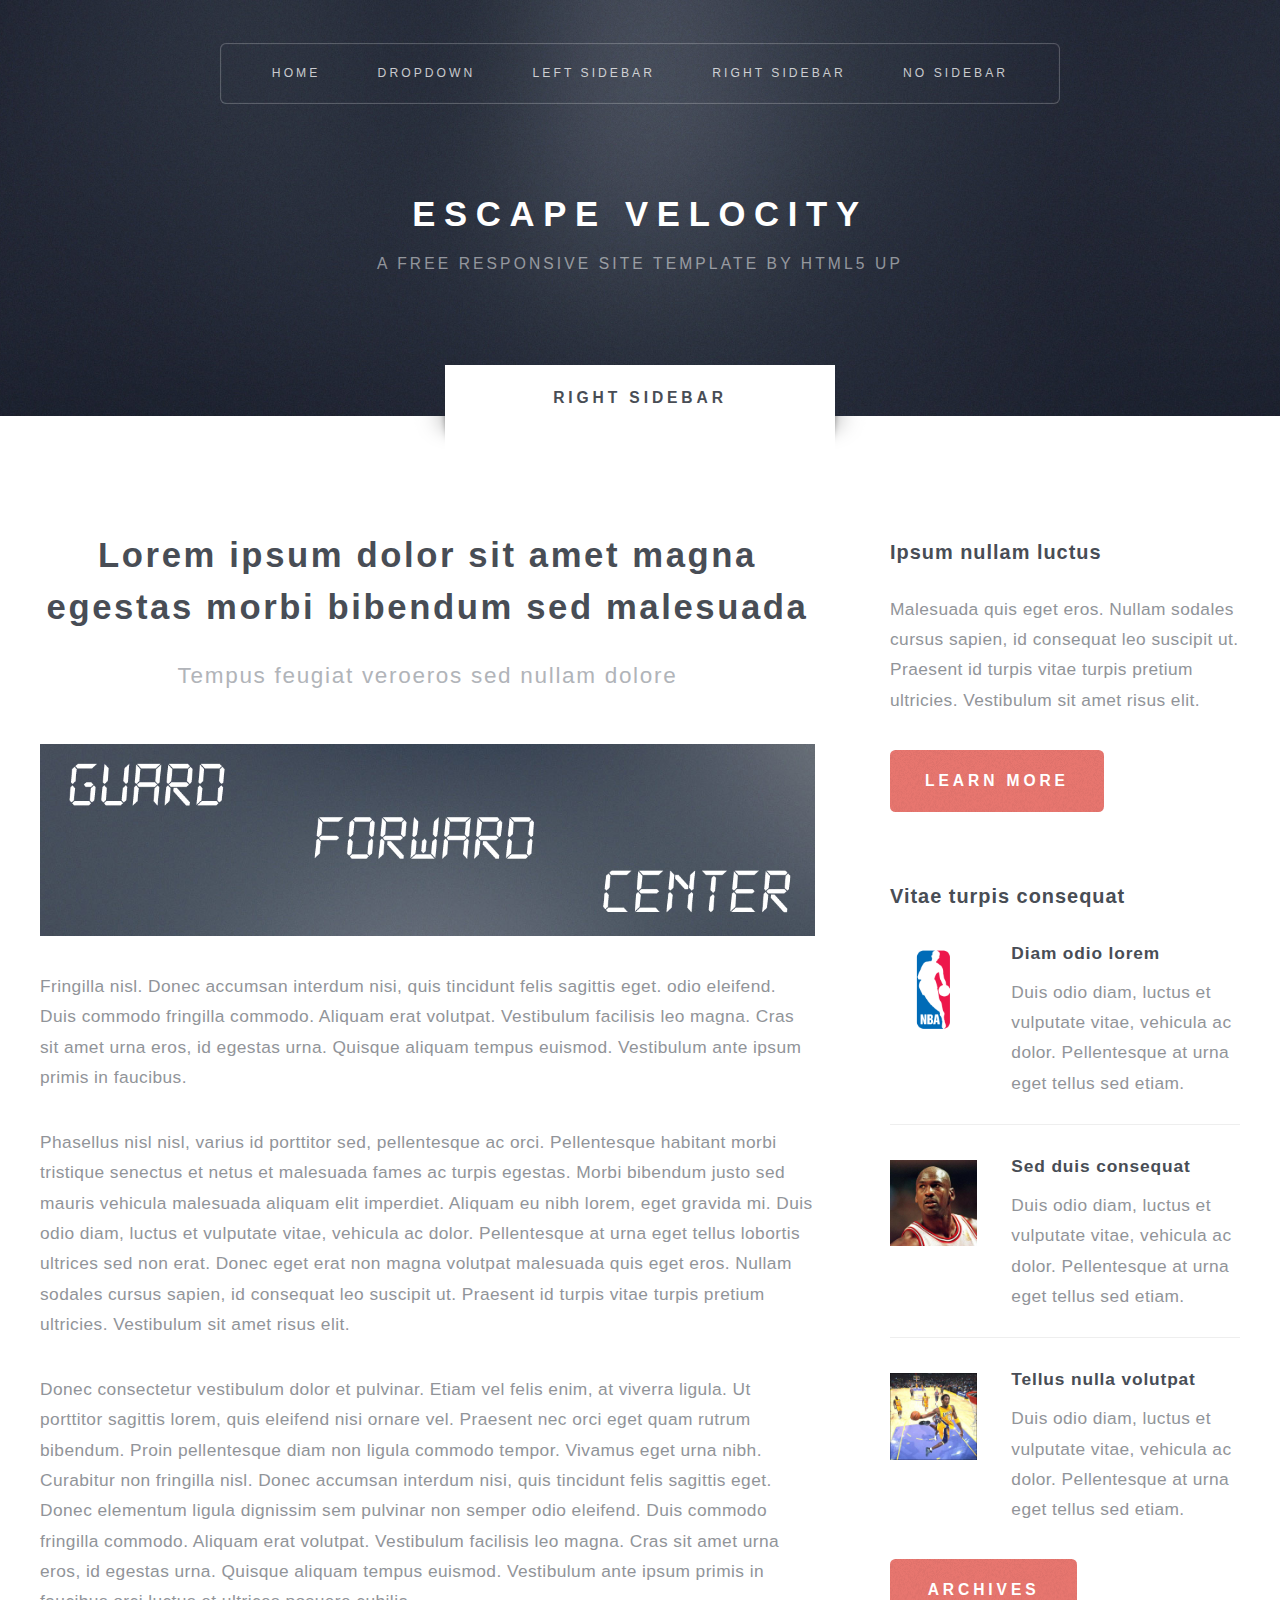
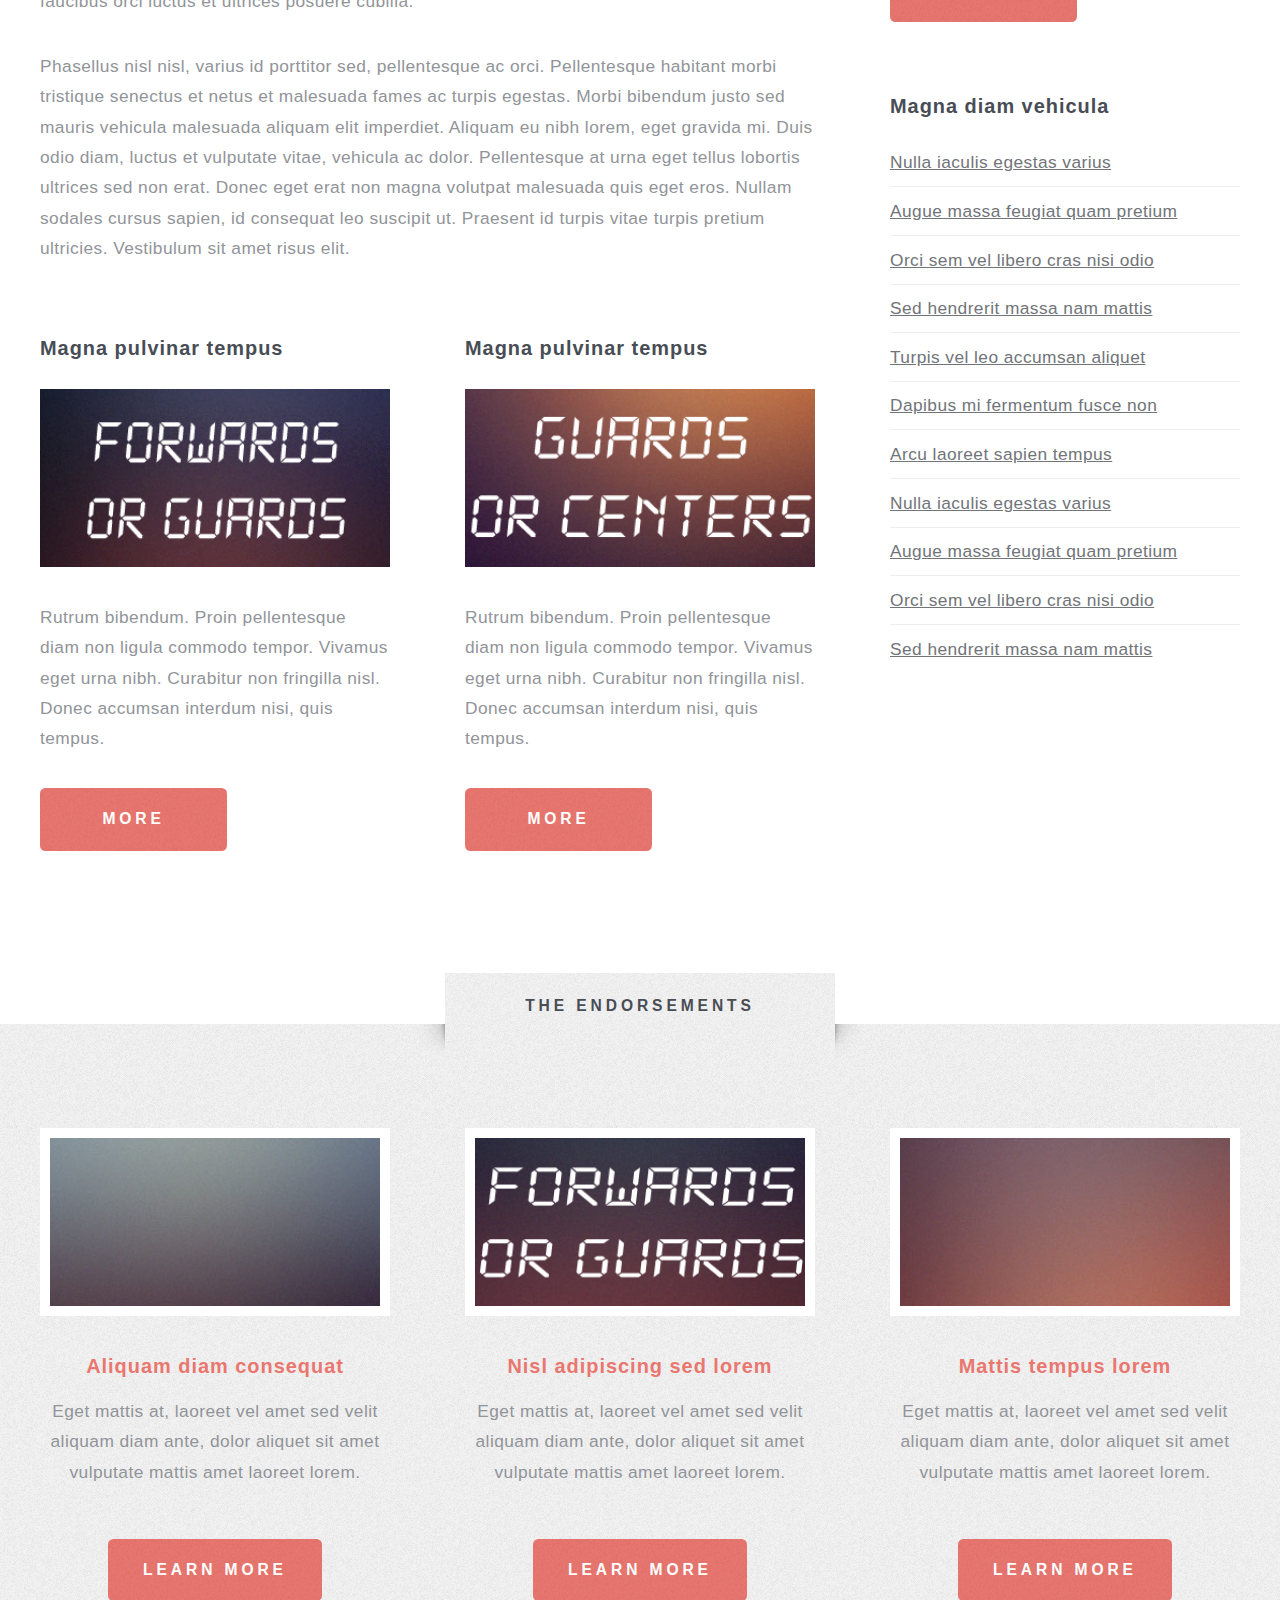
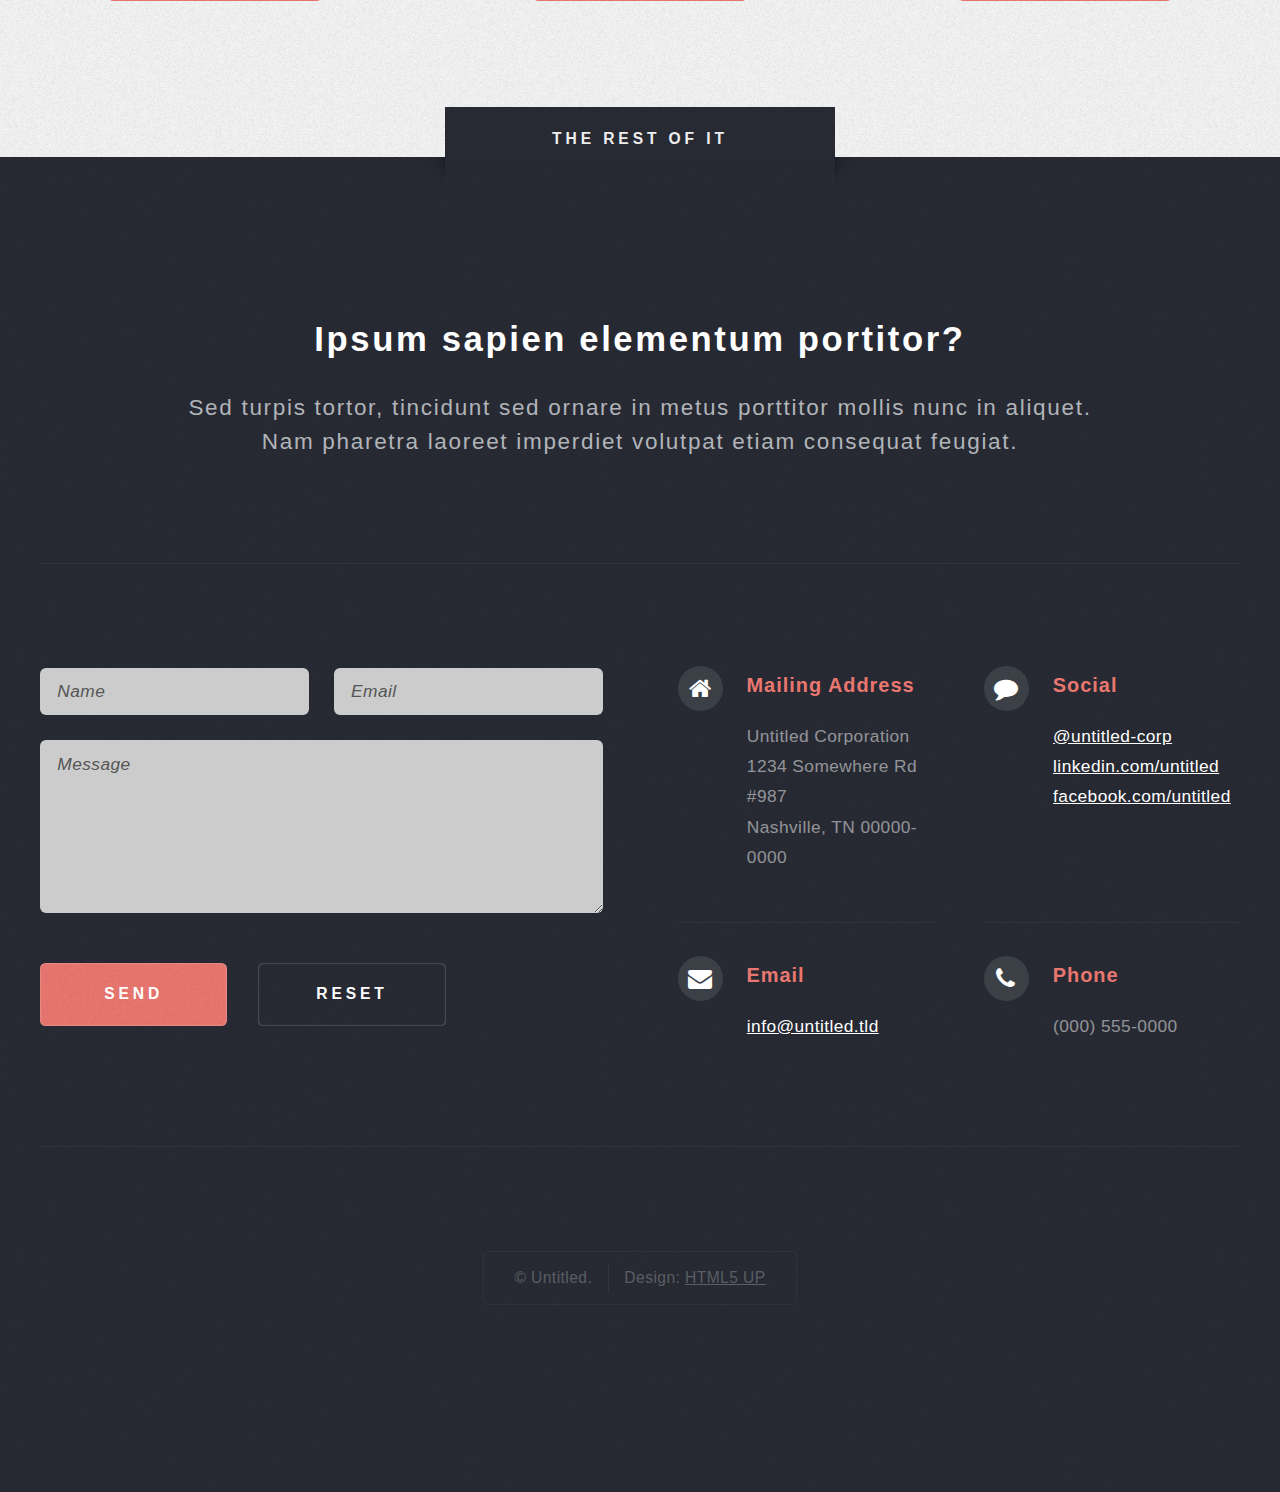
<file: right-sidebar.html>
<!DOCTYPE HTML>
<!--
	Escape Velocity by HTML5 UP
	html5up.net | @n33co
	Free for personal and commercial use under the CCA 3.0 license (html5up.net/license)
-->
<html>
	<head>
		<title>Right Sidebar - Escape Velocity by HTML5 UP</title>
		<meta charset="utf-8" />
		<meta name="viewport" content="width=device-width, initial-scale=1" />
		<!--[if lte IE 8]><script src="assets/js/ie/html5shiv.js"></script><![endif]-->
		<link rel="stylesheet" href="assets/css/main.css" />
		<!--[if lte IE 8]><link rel="stylesheet" href="assets/css/ie8.css" /><![endif]-->
	</head>
	<body class="right-sidebar">
		<div id="page-wrapper">

			<!-- Header -->
				<div id="header-wrapper" class="wrapper">
					<div id="header">

						<!-- Logo -->
							<div id="logo">
								<h1><a href="index.html">Escape Velocity</a></h1>
								<p>A free responsive site template by HTML5 UP</p>
							</div>

						<!-- Nav -->
							<nav id="nav">
								<ul>
									<li class="current"><a href="index.html">Home</a></li>
									<li>
										<a href="#">Dropdown</a>
										<ul>
											<li><a href="#">Lorem ipsum</a></li>
											<li><a href="#">Magna veroeros</a></li>
											<li><a href="#">Etiam nisl</a></li>
											<li>
												<a href="#">Sed consequat</a>
												<ul>
													<li><a href="#">Lorem dolor</a></li>
													<li><a href="#">Amet consequat</a></li>
													<li><a href="#">Magna phasellus</a></li>
													<li><a href="#">Etiam nisl</a></li>
													<li><a href="#">Sed feugiat</a></li>
												</ul>
											</li>
											<li><a href="#">Nisl tempus</a></li>
										</ul>
									</li>
									<li><a href="left-sidebar.html">Left Sidebar</a></li>
									<li><a href="right-sidebar.html">Right Sidebar</a></li>
									<li><a href="no-sidebar.html">No Sidebar</a></li>
								</ul>
							</nav>

					</div>
				</div>

			<!-- Main -->
				<div class="wrapper style2">
					<div class="title">Right Sidebar</div>
					<div id="main" class="container">
						<div class="row 150%">
							<div class="8u 12u(mobile)">

								<!-- Content -->
									<div id="content">
										<article class="box post">
											<header class="style1">
												<h2>Lorem ipsum dolor sit amet magna egestas morbi bibendum sed malesuada</h2>
												<p>Tempus feugiat veroeros sed nullam dolore</p>
											</header>
											<a href="#" class="image featured">
												<img src="images/pic01.jpg" alt="" />
											</a>
											<p>Fringilla nisl. Donec accumsan interdum nisi, quis tincidunt felis sagittis eget.
											odio eleifend. Duis commodo fringilla commodo. Aliquam erat volutpat. Vestibulum
											facilisis leo magna. Cras sit amet urna eros, id egestas urna. Quisque aliquam
											tempus euismod. Vestibulum ante ipsum primis in faucibus.</p>
											<p>Phasellus nisl nisl, varius id porttitor sed, pellentesque ac orci. Pellentesque
											habitant morbi tristique senectus et netus et malesuada fames ac turpis egestas. Morbi
											bibendum justo sed mauris vehicula malesuada aliquam elit imperdiet. Aliquam eu nibh
											lorem, eget gravida mi. Duis odio diam, luctus et vulputate vitae, vehicula ac dolor.
											Pellentesque at urna eget tellus lobortis ultrices sed non erat. Donec eget erat non
											magna volutpat malesuada quis eget eros. Nullam sodales cursus sapien, id consequat
											leo suscipit ut. Praesent id turpis vitae turpis pretium ultricies. Vestibulum sit
											amet risus elit.</p>
											<p>Donec consectetur vestibulum dolor et pulvinar. Etiam vel felis enim, at viverra
											ligula. Ut porttitor sagittis lorem, quis eleifend nisi ornare vel. Praesent nec orci
											eget quam rutrum bibendum. Proin pellentesque diam non ligula commodo tempor. Vivamus
											eget urna nibh. Curabitur non fringilla nisl. Donec accumsan interdum nisi, quis
											tincidunt felis sagittis eget. Donec elementum ligula dignissim sem pulvinar non semper
											odio eleifend. Duis commodo fringilla commodo. Aliquam erat volutpat. Vestibulum
											facilisis leo magna. Cras sit amet urna eros, id egestas urna. Quisque aliquam
											tempus euismod. Vestibulum ante ipsum primis in faucibus orci luctus et ultrices
											posuere cubilia.</p>
											<p>Phasellus nisl nisl, varius id porttitor sed, pellentesque ac orci. Pellentesque
											habitant morbi tristique senectus et netus et malesuada fames ac turpis egestas. Morbi
											bibendum justo sed mauris vehicula malesuada aliquam elit imperdiet. Aliquam eu nibh
											lorem, eget gravida mi. Duis odio diam, luctus et vulputate vitae, vehicula ac dolor.
											Pellentesque at urna eget tellus lobortis ultrices sed non erat. Donec eget erat non
											magna volutpat malesuada quis eget eros. Nullam sodales cursus sapien, id consequat
											leo suscipit ut. Praesent id turpis vitae turpis pretium ultricies. Vestibulum sit
											amet risus elit.</p>
										</article>
										<div class="row 150%">
											<div class="6u 12u(mobile)">
												<section class="box">
													<header>
														<h2>Magna pulvinar tempus</h2>
													</header>
													<a href="#" class="image featured"><img src="images/pic05.jpg" alt="" /></a>
													<p>Rutrum bibendum. Proin pellentesque diam non ligula commodo tempor. Vivamus
													eget urna nibh. Curabitur non fringilla nisl. Donec accumsan interdum nisi, quis
													tempus.</p>
													<a href="#" class="button style1">More</a>
												</section>
											</div>
											<div class="6u 12u(mobile)">
												<section class="box">
													<header>
														<h2>Magna pulvinar tempus</h2>
													</header>
													<a href="#" class="image featured"><img src="images/pic06.jpg" alt="" /></a>
													<p>Rutrum bibendum. Proin pellentesque diam non ligula commodo tempor. Vivamus
													eget urna nibh. Curabitur non fringilla nisl. Donec accumsan interdum nisi, quis
													tempus.</p>
													<a href="#" class="button style1">More</a>
												</section>
											</div>
										</div>
									</div>

							</div>
							<div class="4u 12u(mobile)">

								<!-- Sidebar -->
									<div id="sidebar">
										<section class="box">
											<header>
												<h2>Ipsum nullam luctus</h2>
											</header>
											<p>Malesuada quis eget eros. Nullam sodales cursus sapien, id consequat
											leo suscipit ut. Praesent id turpis vitae turpis pretium ultricies. Vestibulum sit
											amet risus elit.</p>
											<a href="#" class="button style1">Learn More</a>
										</section>
										<section class="box">
											<header>
												<h2>Vitae turpis consequat</h2>
											</header>
											<ul class="style2">
												<li>
													<article class="box post-excerpt">
														<a href="#" class="image left"><img src="images/pic08.jpg" alt="" /></a>
														<h3><a href="#">Diam odio lorem</a></h3>
														<p>Duis odio diam, luctus et vulputate vitae, vehicula ac dolor. Pellentesque at urna eget tellus sed etiam.</p>
													</article>
												</li>
												<li>
													<article class="box post-excerpt">
														<a href="#" class="image left"><img src="images/pic09.jpg" alt="" /></a>
														<h3><a href="#">Sed duis consequat</a></h3>
														<p>Duis odio diam, luctus et vulputate vitae, vehicula ac dolor. Pellentesque at urna eget tellus sed etiam.</p>
													</article>
												</li>
												<li>
													<article class="box post-excerpt">
														<a href="#" class="image left"><img src="images/pic10.jpg" alt="" /></a>
														<h3><a href="#">Tellus nulla volutpat</a></h3>
														<p>Duis odio diam, luctus et vulputate vitae, vehicula ac dolor. Pellentesque at urna eget tellus sed etiam.</p>
													</article>
												</li>
											</ul>
											<a href="#" class="button style1">Archives</a>
										</section>
										<section class="box">
											<header>
												<h2>Magna diam vehicula</h2>
											</header>
											<ul class="style3">
												<li><a href="#">Nulla iaculis egestas varius</a></li>
												<li><a href="#">Augue massa feugiat quam pretium</a></li>
												<li><a href="#">Orci sem vel libero cras nisi odio</a></li>
												<li><a href="#">Sed hendrerit massa nam mattis</a></li>
												<li><a href="#">Turpis vel leo accumsan aliquet</a></li>
												<li><a href="#">Dapibus mi fermentum fusce non</a></li>
												<li><a href="#">Arcu laoreet sapien tempus</a></li>
												<li><a href="#">Nulla iaculis egestas varius</a></li>
												<li><a href="#">Augue massa feugiat quam pretium</a></li>
												<li><a href="#">Orci sem vel libero cras nisi odio</a></li>
												<li><a href="#">Sed hendrerit massa nam mattis</a></li>
											</ul>
										</section>
									</div>

							</div>
						</div>
					</div>
				</div>

			<!-- Highlights -->
				<div class="wrapper style3">
					<div class="title">The Endorsements</div>
					<div id="highlights" class="container">
						<div class="row 150%">
							<div class="4u 12u(mobile)">
								<section class="highlight">
									<a href="#" class="image featured"><img src="images/pic02.jpg" alt="" /></a>
									<h3><a href="#">Aliquam diam consequat</a></h3>
									<p>Eget mattis at, laoreet vel amet sed velit aliquam diam ante, dolor aliquet sit amet vulputate mattis amet laoreet lorem.</p>
									<ul class="actions">
										<li><a href="#" class="button style1">Learn More</a></li>
									</ul>
								</section>
							</div>
							<div class="4u 12u(mobile)">
								<section class="highlight">
									<a href="#" class="image featured"><img src="images/pic03.jpg" alt="" /></a>
									<h3><a href="#">Nisl adipiscing sed lorem</a></h3>
									<p>Eget mattis at, laoreet vel amet sed velit aliquam diam ante, dolor aliquet sit amet vulputate mattis amet laoreet lorem.</p>
									<ul class="actions">
										<li><a href="#" class="button style1">Learn More</a></li>
									</ul>
								</section>
							</div>
							<div class="4u 12u(mobile)">
								<section class="highlight">
									<a href="#" class="image featured"><img src="images/pic04.jpg" alt="" /></a>
									<h3><a href="#">Mattis tempus lorem</a></h3>
									<p>Eget mattis at, laoreet vel amet sed velit aliquam diam ante, dolor aliquet sit amet vulputate mattis amet laoreet lorem.</p>
									<ul class="actions">
										<li><a href="#" class="button style1">Learn More</a></li>
									</ul>
								</section>
							</div>
						</div>
					</div>
				</div>

			<!-- Footer -->
				<div id="footer-wrapper" class="wrapper">
					<div class="title">The Rest Of It</div>
					<div id="footer" class="container">
						<header class="style1">
							<h2>Ipsum sapien elementum portitor?</h2>
							<p>
								Sed turpis tortor, tincidunt sed ornare in metus porttitor mollis nunc in aliquet.<br />
								Nam pharetra laoreet imperdiet volutpat etiam consequat feugiat.
							</p>
						</header>
						<hr />
						<div class="row 150%">
							<div class="6u 12u(mobile)">

								<!-- Contact Form -->
									<section>
										<form method="post" action="#">
											<div class="row 50%">
												<div class="6u 12u(mobile)">
													<input type="text" name="name" id="contact-name" placeholder="Name" />
												</div>
												<div class="6u 12u(mobile)">
													<input type="text" name="email" id="contact-email" placeholder="Email" />
												</div>
											</div>
											<div class="row 50%">
												<div class="12u">
													<textarea name="message" id="contact-message" placeholder="Message" rows="4"></textarea>
												</div>
											</div>
											<div class="row">
												<div class="12u">
													<ul class="actions">
														<li><input type="submit" class="style1" value="Send" /></li>
														<li><input type="reset" class="style2" value="Reset" /></li>
													</ul>
												</div>
											</div>
										</form>
									</section>

							</div>
							<div class="6u 12u(mobile)">

								<!-- Contact -->
									<section class="feature-list small">
										<div class="row">
											<div class="6u 12u(mobile)">
												<section>
													<h3 class="icon fa-home">Mailing Address</h3>
													<p>
														Untitled Corporation<br />
														1234 Somewhere Rd #987<br />
														Nashville, TN 00000-0000
													</p>
												</section>
											</div>
											<div class="6u 12u(mobile)">
												<section>
													<h3 class="icon fa-comment">Social</h3>
													<p>
														<a href="#">@untitled-corp</a><br />
														<a href="#">linkedin.com/untitled</a><br />
														<a href="#">facebook.com/untitled</a>
													</p>
												</section>
											</div>
										</div>
										<div class="row">
											<div class="6u 12u(mobile)">
												<section>
													<h3 class="icon fa-envelope">Email</h3>
													<p>
														<a href="#">info@untitled.tld</a>
													</p>
												</section>
											</div>
											<div class="6u 12u(mobile)">
												<section>
													<h3 class="icon fa-phone">Phone</h3>
													<p>
														(000) 555-0000
													</p>
												</section>
											</div>
										</div>
									</section>

							</div>
						</div>
						<hr />
					</div>
					<div id="copyright">
						<ul>
							<li>&copy; Untitled.</li><li>Design: <a href="http://html5up.net">HTML5 UP</a></li>
						</ul>
					</div>
				</div>

		</div>

		<!-- Scripts -->

			<script src="assets/js/jquery.min.js"></script>
			<script src="assets/js/jquery.dropotron.min.js"></script>
			<script src="assets/js/skel.min.js"></script>
			<script src="assets/js/skel-viewport.min.js"></script>
			<script src="assets/js/util.js"></script>
			<!--[if lte IE 8]><script src="assets/js/ie/respond.min.js"></script><![endif]-->
			<script src="assets/js/main.js"></script>

	</body>
</html>
</file>
<file: assets/css/ie8.css>
/*
	Escape Velocity by HTML5 UP
	html5up.net | @n33co
	Free for personal and commercial use under the CCA 3.0 license (html5up.net/license)
*/

/* Basic */

	form input[type="text"],
	form input[type="email"],
	form input[type="password"],
	form select,
	form textarea {
		position: relative;
		-ms-behavior: url("assets/js/ie/PIE.htc");
	}

	input[type="button"],
	input[type="submit"],
	input[type="reset"] {
		position: relative;
		-ms-behavior: url("assets/js/ie/PIE.htc");
	}

	.button,
	#intro > .style2,
	#copyright ul,
	#nav > ul,
	.dropotron {
		position: relative;
		-ms-behavior: url("assets/js/ie/PIE.htc");
	}

/* Section/Article */

	section > .last-child,
	article > .last-child,
	section.last-child,
	article.last-child {
		margin-bottom: 0;
	}

/* Wrappers */

	.wrapper .title:before, .wrapper .title:after {
		display: none;
	}

	#header-wrapper {
		-ms-behavior: url("assets/js/ie/backgroundsize.min.htc");
	}

/* Copyright */

	#copyright {
		margin: 0;
	}
</file>
<file: assets/css/main.css>
@import url("https://fonts.googleapis.com/css?family=Open+Sans");
@import url("font-awesome.min.css");

/*
	Escape Velocity by HTML5 UP
	html5up.net | @n33co
	Free for personal and commercial use under the CCA 3.0 license (html5up.net/license)
*/

/* Reset */

	html, body, div, span, applet, object, iframe, h1, h2, h3, h4, h5, h6, p, blockquote, pre, a, abbr, acronym, address, big, cite, code, del, dfn, em, img, ins, kbd, q, s, samp, small, strike, strong, sub, sup, tt, var, b, u, i, center, dl, dt, dd, ol, ul, li, fieldset, form, label, legend, table, caption, tbody, tfoot, thead, tr, th, td, article, aside, canvas, details, embed, figure, figcaption, footer, header, hgroup, menu, nav, output, ruby, section, summary, time, mark, audio, video {
		margin: 0;
		padding: 0;
		border: 0;
		font-size: 100%;
		font: inherit;
		vertical-align: baseline;
	}

	article, aside, details, figcaption, figure, footer, header, hgroup, menu, nav, section {
		display: block;
	}

	body {
		line-height: 1;
	}

	ol, ul {
		list-style: none;
	}

	blockquote, q {
		quotes: none;
	}

	blockquote:before, blockquote:after, q:before, q:after {
		content: '';
		content: none;
	}

	table {
		border-collapse: collapse;
		border-spacing: 0;
	}

	body {
		-webkit-text-size-adjust: none;
	}

/* Box Model */

	*, *:before, *:after {
		-moz-box-sizing: border-box;
		-webkit-box-sizing: border-box;
		box-sizing: border-box;
	}

/* Containers */

	.container {
		margin-left: auto;
		margin-right: auto;
	}

	.container.\31 25\25 {
		width: 100%;
		max-width: 1200px;
		min-width: 960px;
	}

	.container.\37 5\25 {
		width: 720px;
	}

	.container.\35 0\25 {
		width: 480px;
	}

	.container.\32 5\25 {
		width: 240px;
	}

	.container {
		width: 960px;
	}

	@media screen and (min-width: 737px) {

		.container.\31 25\25 {
			width: 100%;
			max-width: 1500px;
			min-width: 1200px;
		}

		.container.\37 5\25 {
			width: 900px;
		}

		.container.\35 0\25 {
			width: 600px;
		}

		.container.\32 5\25 {
			width: 300px;
		}

		.container {
			width: 1200px;
		}

	}

	@media screen and (min-width: 737px) and (max-width: 1200px) {

		.container.\31 25\25 {
			width: 100%;
			max-width: 1250px;
			min-width: 1000px;
		}

		.container.\37 5\25 {
			width: 750px;
		}

		.container.\35 0\25 {
			width: 500px;
		}

		.container.\32 5\25 {
			width: 250px;
		}

		.container {
			width: 1000px;
		}

	}

	@media screen and (max-width: 736px) {

		.container.\31 25\25 {
			width: 100%;
			max-width: 125%;
			min-width: 100%;
		}

		.container.\37 5\25 {
			width: 75%;
		}

		.container.\35 0\25 {
			width: 50%;
		}

		.container.\32 5\25 {
			width: 25%;
		}

		.container {
			width: 100% !important;
		}

	}

/* Grid */

	.row {
		border-bottom: solid 1px transparent;
		-moz-box-sizing: border-box;
		-webkit-box-sizing: border-box;
		box-sizing: border-box;
	}

	.row > * {
		float: left;
		-moz-box-sizing: border-box;
		-webkit-box-sizing: border-box;
		box-sizing: border-box;
	}

	.row:after, .row:before {
		content: '';
		display: block;
		clear: both;
		height: 0;
	}

	.row.uniform > * > :first-child {
		margin-top: 0;
	}

	.row.uniform > * > :last-child {
		margin-bottom: 0;
	}

	.row.\30 \25 > * {
		padding: 0 0 0 0px;
	}

	.row.\30 \25 {
		margin: 0 0 -1px 0px;
	}

	.row.uniform.\30 \25 > * {
		padding: 0px 0 0 0px;
	}

	.row.uniform.\30 \25 {
		margin: 0px 0 -1px 0px;
	}

	.row > * {
		padding: 0 0 0 40px;
	}

	.row {
		margin: 0 0 -1px -40px;
	}

	.row.uniform > * {
		padding: 40px 0 0 40px;
	}

	.row.uniform {
		margin: -40px 0 -1px -40px;
	}

	.row.\32 00\25 > * {
		padding: 0 0 0 80px;
	}

	.row.\32 00\25 {
		margin: 0 0 -1px -80px;
	}

	.row.uniform.\32 00\25 > * {
		padding: 80px 0 0 80px;
	}

	.row.uniform.\32 00\25 {
		margin: -80px 0 -1px -80px;
	}

	.row.\31 50\25 > * {
		padding: 0 0 0 60px;
	}

	.row.\31 50\25 {
		margin: 0 0 -1px -60px;
	}

	.row.uniform.\31 50\25 > * {
		padding: 60px 0 0 60px;
	}

	.row.uniform.\31 50\25 {
		margin: -60px 0 -1px -60px;
	}

	.row.\35 0\25 > * {
		padding: 0 0 0 20px;
	}

	.row.\35 0\25 {
		margin: 0 0 -1px -20px;
	}

	.row.uniform.\35 0\25 > * {
		padding: 20px 0 0 20px;
	}

	.row.uniform.\35 0\25 {
		margin: -20px 0 -1px -20px;
	}

	.row.\32 5\25 > * {
		padding: 0 0 0 10px;
	}

	.row.\32 5\25 {
		margin: 0 0 -1px -10px;
	}

	.row.uniform.\32 5\25 > * {
		padding: 10px 0 0 10px;
	}

	.row.uniform.\32 5\25 {
		margin: -10px 0 -1px -10px;
	}

	.\31 2u, .\31 2u\24 {
		width: 100%;
		clear: none;
		margin-left: 0;
	}

	.\31 1u, .\31 1u\24 {
		width: 91.6666666667%;
		clear: none;
		margin-left: 0;
	}

	.\31 0u, .\31 0u\24 {
		width: 83.3333333333%;
		clear: none;
		margin-left: 0;
	}

	.\39 u, .\39 u\24 {
		width: 75%;
		clear: none;
		margin-left: 0;
	}

	.\38 u, .\38 u\24 {
		width: 66.6666666667%;
		clear: none;
		margin-left: 0;
	}

	.\37 u, .\37 u\24 {
		width: 58.3333333333%;
		clear: none;
		margin-left: 0;
	}

	.\36 u, .\36 u\24 {
		width: 50%;
		clear: none;
		margin-left: 0;
	}

	.\35 u, .\35 u\24 {
		width: 41.6666666667%;
		clear: none;
		margin-left: 0;
	}

	.\34 u, .\34 u\24 {
		width: 33.3333333333%;
		clear: none;
		margin-left: 0;
	}

	.\33 u, .\33 u\24 {
		width: 25%;
		clear: none;
		margin-left: 0;
	}

	.\32 u, .\32 u\24 {
		width: 16.6666666667%;
		clear: none;
		margin-left: 0;
	}

	.\31 u, .\31 u\24 {
		width: 8.3333333333%;
		clear: none;
		margin-left: 0;
	}

	.\31 2u\24 + *,
	.\31 1u\24 + *,
	.\31 0u\24 + *,
	.\39 u\24 + *,
	.\38 u\24 + *,
	.\37 u\24 + *,
	.\36 u\24 + *,
	.\35 u\24 + *,
	.\34 u\24 + *,
	.\33 u\24 + *,
	.\32 u\24 + *,
	.\31 u\24 + * {
		clear: left;
	}

	.\-11u {
		margin-left: 91.66667%;
	}

	.\-10u {
		margin-left: 83.33333%;
	}

	.\-9u {
		margin-left: 75%;
	}

	.\-8u {
		margin-left: 66.66667%;
	}

	.\-7u {
		margin-left: 58.33333%;
	}

	.\-6u {
		margin-left: 50%;
	}

	.\-5u {
		margin-left: 41.66667%;
	}

	.\-4u {
		margin-left: 33.33333%;
	}

	.\-3u {
		margin-left: 25%;
	}

	.\-2u {
		margin-left: 16.66667%;
	}

	.\-1u {
		margin-left: 8.33333%;
	}

	@media screen and (min-width: 737px) {

		.row > * {
			padding: 50px 0 0 50px;
		}

		.row {
			margin: -50px 0 -1px -50px;
		}

		.row.uniform > * {
			padding: 50px 0 0 50px;
		}

		.row.uniform {
			margin: -50px 0 -1px -50px;
		}

		.row.\32 00\25 > * {
			padding: 100px 0 0 100px;
		}

		.row.\32 00\25 {
			margin: -100px 0 -1px -100px;
		}

		.row.uniform.\32 00\25 > * {
			padding: 100px 0 0 100px;
		}

		.row.uniform.\32 00\25 {
			margin: -100px 0 -1px -100px;
		}

		.row.\31 50\25 > * {
			padding: 75px 0 0 75px;
		}

		.row.\31 50\25 {
			margin: -75px 0 -1px -75px;
		}

		.row.uniform.\31 50\25 > * {
			padding: 75px 0 0 75px;
		}

		.row.uniform.\31 50\25 {
			margin: -75px 0 -1px -75px;
		}

		.row.\35 0\25 > * {
			padding: 25px 0 0 25px;
		}

		.row.\35 0\25 {
			margin: -25px 0 -1px -25px;
		}

		.row.uniform.\35 0\25 > * {
			padding: 25px 0 0 25px;
		}

		.row.uniform.\35 0\25 {
			margin: -25px 0 -1px -25px;
		}

		.row.\32 5\25 > * {
			padding: 12.5px 0 0 12.5px;
		}

		.row.\32 5\25 {
			margin: -12.5px 0 -1px -12.5px;
		}

		.row.uniform.\32 5\25 > * {
			padding: 12.5px 0 0 12.5px;
		}

		.row.uniform.\32 5\25 {
			margin: -12.5px 0 -1px -12.5px;
		}

		.\31 2u\28desktop\29, .\31 2u\24\28desktop\29 {
			width: 100%;
			clear: none;
			margin-left: 0;
		}

		.\31 1u\28desktop\29, .\31 1u\24\28desktop\29 {
			width: 91.6666666667%;
			clear: none;
			margin-left: 0;
		}

		.\31 0u\28desktop\29, .\31 0u\24\28desktop\29 {
			width: 83.3333333333%;
			clear: none;
			margin-left: 0;
		}

		.\39 u\28desktop\29, .\39 u\24\28desktop\29 {
			width: 75%;
			clear: none;
			margin-left: 0;
		}

		.\38 u\28desktop\29, .\38 u\24\28desktop\29 {
			width: 66.6666666667%;
			clear: none;
			margin-left: 0;
		}

		.\37 u\28desktop\29, .\37 u\24\28desktop\29 {
			width: 58.3333333333%;
			clear: none;
			margin-left: 0;
		}

		.\36 u\28desktop\29, .\36 u\24\28desktop\29 {
			width: 50%;
			clear: none;
			margin-left: 0;
		}

		.\35 u\28desktop\29, .\35 u\24\28desktop\29 {
			width: 41.6666666667%;
			clear: none;
			margin-left: 0;
		}

		.\34 u\28desktop\29, .\34 u\24\28desktop\29 {
			width: 33.3333333333%;
			clear: none;
			margin-left: 0;
		}

		.\33 u\28desktop\29, .\33 u\24\28desktop\29 {
			width: 25%;
			clear: none;
			margin-left: 0;
		}

		.\32 u\28desktop\29, .\32 u\24\28desktop\29 {
			width: 16.6666666667%;
			clear: none;
			margin-left: 0;
		}

		.\31 u\28desktop\29, .\31 u\24\28desktop\29 {
			width: 8.3333333333%;
			clear: none;
			margin-left: 0;
		}

		.\31 2u\24\28desktop\29 + *,
		.\31 1u\24\28desktop\29 + *,
		.\31 0u\24\28desktop\29 + *,
		.\39 u\24\28desktop\29 + *,
		.\38 u\24\28desktop\29 + *,
		.\37 u\24\28desktop\29 + *,
		.\36 u\24\28desktop\29 + *,
		.\35 u\24\28desktop\29 + *,
		.\34 u\24\28desktop\29 + *,
		.\33 u\24\28desktop\29 + *,
		.\32 u\24\28desktop\29 + *,
		.\31 u\24\28desktop\29 + * {
			clear: left;
		}

		.\-11u\28desktop\29 {
			margin-left: 91.66667%;
		}

		.\-10u\28desktop\29 {
			margin-left: 83.33333%;
		}

		.\-9u\28desktop\29 {
			margin-left: 75%;
		}

		.\-8u\28desktop\29 {
			margin-left: 66.66667%;
		}

		.\-7u\28desktop\29 {
			margin-left: 58.33333%;
		}

		.\-6u\28desktop\29 {
			margin-left: 50%;
		}

		.\-5u\28desktop\29 {
			margin-left: 41.66667%;
		}

		.\-4u\28desktop\29 {
			margin-left: 33.33333%;
		}

		.\-3u\28desktop\29 {
			margin-left: 25%;
		}

		.\-2u\28desktop\29 {
			margin-left: 16.66667%;
		}

		.\-1u\28desktop\29 {
			margin-left: 8.33333%;
		}

	}

	@media screen and (min-width: 737px) and (max-width: 1200px) {

		.row > * {
			padding: 35px 0 0 35px;
		}

		.row {
			margin: -35px 0 -1px -35px;
		}

		.row.uniform > * {
			padding: 35px 0 0 35px;
		}

		.row.uniform {
			margin: -35px 0 -1px -35px;
		}

		.row.\32 00\25 > * {
			padding: 70px 0 0 70px;
		}

		.row.\32 00\25 {
			margin: -70px 0 -1px -70px;
		}

		.row.uniform.\32 00\25 > * {
			padding: 70px 0 0 70px;
		}

		.row.uniform.\32 00\25 {
			margin: -70px 0 -1px -70px;
		}

		.row.\31 50\25 > * {
			padding: 52.5px 0 0 52.5px;
		}

		.row.\31 50\25 {
			margin: -52.5px 0 -1px -52.5px;
		}

		.row.uniform.\31 50\25 > * {
			padding: 52.5px 0 0 52.5px;
		}

		.row.uniform.\31 50\25 {
			margin: -52.5px 0 -1px -52.5px;
		}

		.row.\35 0\25 > * {
			padding: 17.5px 0 0 17.5px;
		}

		.row.\35 0\25 {
			margin: -17.5px 0 -1px -17.5px;
		}

		.row.uniform.\35 0\25 > * {
			padding: 17.5px 0 0 17.5px;
		}

		.row.uniform.\35 0\25 {
			margin: -17.5px 0 -1px -17.5px;
		}

		.row.\32 5\25 > * {
			padding: 8.75px 0 0 8.75px;
		}

		.row.\32 5\25 {
			margin: -8.75px 0 -1px -8.75px;
		}

		.row.uniform.\32 5\25 > * {
			padding: 8.75px 0 0 8.75px;
		}

		.row.uniform.\32 5\25 {
			margin: -8.75px 0 -1px -8.75px;
		}

		.\31 2u\28tablet\29, .\31 2u\24\28tablet\29 {
			width: 100%;
			clear: none;
			margin-left: 0;
		}

		.\31 1u\28tablet\29, .\31 1u\24\28tablet\29 {
			width: 91.6666666667%;
			clear: none;
			margin-left: 0;
		}

		.\31 0u\28tablet\29, .\31 0u\24\28tablet\29 {
			width: 83.3333333333%;
			clear: none;
			margin-left: 0;
		}

		.\39 u\28tablet\29, .\39 u\24\28tablet\29 {
			width: 75%;
			clear: none;
			margin-left: 0;
		}

		.\38 u\28tablet\29, .\38 u\24\28tablet\29 {
			width: 66.6666666667%;
			clear: none;
			margin-left: 0;
		}

		.\37 u\28tablet\29, .\37 u\24\28tablet\29 {
			width: 58.3333333333%;
			clear: none;
			margin-left: 0;
		}

		.\36 u\28tablet\29, .\36 u\24\28tablet\29 {
			width: 50%;
			clear: none;
			margin-left: 0;
		}

		.\35 u\28tablet\29, .\35 u\24\28tablet\29 {
			width: 41.6666666667%;
			clear: none;
			margin-left: 0;
		}

		.\34 u\28tablet\29, .\34 u\24\28tablet\29 {
			width: 33.3333333333%;
			clear: none;
			margin-left: 0;
		}

		.\33 u\28tablet\29, .\33 u\24\28tablet\29 {
			width: 25%;
			clear: none;
			margin-left: 0;
		}

		.\32 u\28tablet\29, .\32 u\24\28tablet\29 {
			width: 16.6666666667%;
			clear: none;
			margin-left: 0;
		}

		.\31 u\28tablet\29, .\31 u\24\28tablet\29 {
			width: 8.3333333333%;
			clear: none;
			margin-left: 0;
		}

		.\31 2u\24\28tablet\29 + *,
		.\31 1u\24\28tablet\29 + *,
		.\31 0u\24\28tablet\29 + *,
		.\39 u\24\28tablet\29 + *,
		.\38 u\24\28tablet\29 + *,
		.\37 u\24\28tablet\29 + *,
		.\36 u\24\28tablet\29 + *,
		.\35 u\24\28tablet\29 + *,
		.\34 u\24\28tablet\29 + *,
		.\33 u\24\28tablet\29 + *,
		.\32 u\24\28tablet\29 + *,
		.\31 u\24\28tablet\29 + * {
			clear: left;
		}

		.\-11u\28tablet\29 {
			margin-left: 91.66667%;
		}

		.\-10u\28tablet\29 {
			margin-left: 83.33333%;
		}

		.\-9u\28tablet\29 {
			margin-left: 75%;
		}

		.\-8u\28tablet\29 {
			margin-left: 66.66667%;
		}

		.\-7u\28tablet\29 {
			margin-left: 58.33333%;
		}

		.\-6u\28tablet\29 {
			margin-left: 50%;
		}

		.\-5u\28tablet\29 {
			margin-left: 41.66667%;
		}

		.\-4u\28tablet\29 {
			margin-left: 33.33333%;
		}

		.\-3u\28tablet\29 {
			margin-left: 25%;
		}

		.\-2u\28tablet\29 {
			margin-left: 16.66667%;
		}

		.\-1u\28tablet\29 {
			margin-left: 8.33333%;
		}

	}

	@media screen and (max-width: 736px) {

		.row > * {
			padding: 10px 0 0 10px;
		}

		.row {
			margin: -10px 0 -1px -10px;
		}

		.row.uniform > * {
			padding: 10px 0 0 10px;
		}

		.row.uniform {
			margin: -10px 0 -1px -10px;
		}

		.row.\32 00\25 > * {
			padding: 20px 0 0 20px;
		}

		.row.\32 00\25 {
			margin: -20px 0 -1px -20px;
		}

		.row.uniform.\32 00\25 > * {
			padding: 20px 0 0 20px;
		}

		.row.uniform.\32 00\25 {
			margin: -20px 0 -1px -20px;
		}

		.row.\31 50\25 > * {
			padding: 15px 0 0 15px;
		}

		.row.\31 50\25 {
			margin: -15px 0 -1px -15px;
		}

		.row.uniform.\31 50\25 > * {
			padding: 15px 0 0 15px;
		}

		.row.uniform.\31 50\25 {
			margin: -15px 0 -1px -15px;
		}

		.row.\35 0\25 > * {
			padding: 5px 0 0 5px;
		}

		.row.\35 0\25 {
			margin: -5px 0 -1px -5px;
		}

		.row.uniform.\35 0\25 > * {
			padding: 5px 0 0 5px;
		}

		.row.uniform.\35 0\25 {
			margin: -5px 0 -1px -5px;
		}

		.row.\32 5\25 > * {
			padding: 2.5px 0 0 2.5px;
		}

		.row.\32 5\25 {
			margin: -2.5px 0 -1px -2.5px;
		}

		.row.uniform.\32 5\25 > * {
			padding: 2.5px 0 0 2.5px;
		}

		.row.uniform.\32 5\25 {
			margin: -2.5px 0 -1px -2.5px;
		}

		.\31 2u\28mobile\29, .\31 2u\24\28mobile\29 {
			width: 100%;
			clear: none;
			margin-left: 0;
		}

		.\31 1u\28mobile\29, .\31 1u\24\28mobile\29 {
			width: 91.6666666667%;
			clear: none;
			margin-left: 0;
		}

		.\31 0u\28mobile\29, .\31 0u\24\28mobile\29 {
			width: 83.3333333333%;
			clear: none;
			margin-left: 0;
		}

		.\39 u\28mobile\29, .\39 u\24\28mobile\29 {
			width: 75%;
			clear: none;
			margin-left: 0;
		}

		.\38 u\28mobile\29, .\38 u\24\28mobile\29 {
			width: 66.6666666667%;
			clear: none;
			margin-left: 0;
		}

		.\37 u\28mobile\29, .\37 u\24\28mobile\29 {
			width: 58.3333333333%;
			clear: none;
			margin-left: 0;
		}

		.\36 u\28mobile\29, .\36 u\24\28mobile\29 {
			width: 50%;
			clear: none;
			margin-left: 0;
		}

		.\35 u\28mobile\29, .\35 u\24\28mobile\29 {
			width: 41.6666666667%;
			clear: none;
			margin-left: 0;
		}

		.\34 u\28mobile\29, .\34 u\24\28mobile\29 {
			width: 33.3333333333%;
			clear: none;
			margin-left: 0;
		}

		.\33 u\28mobile\29, .\33 u\24\28mobile\29 {
			width: 25%;
			clear: none;
			margin-left: 0;
		}

		.\32 u\28mobile\29, .\32 u\24\28mobile\29 {
			width: 16.6666666667%;
			clear: none;
			margin-left: 0;
		}

		.\31 u\28mobile\29, .\31 u\24\28mobile\29 {
			width: 8.3333333333%;
			clear: none;
			margin-left: 0;
		}

		.\31 2u\24\28mobile\29 + *,
		.\31 1u\24\28mobile\29 + *,
		.\31 0u\24\28mobile\29 + *,
		.\39 u\24\28mobile\29 + *,
		.\38 u\24\28mobile\29 + *,
		.\37 u\24\28mobile\29 + *,
		.\36 u\24\28mobile\29 + *,
		.\35 u\24\28mobile\29 + *,
		.\34 u\24\28mobile\29 + *,
		.\33 u\24\28mobile\29 + *,
		.\32 u\24\28mobile\29 + *,
		.\31 u\24\28mobile\29 + * {
			clear: left;
		}

		.\-11u\28mobile\29 {
			margin-left: 91.66667%;
		}

		.\-10u\28mobile\29 {
			margin-left: 83.33333%;
		}

		.\-9u\28mobile\29 {
			margin-left: 75%;
		}

		.\-8u\28mobile\29 {
			margin-left: 66.66667%;
		}

		.\-7u\28mobile\29 {
			margin-left: 58.33333%;
		}

		.\-6u\28mobile\29 {
			margin-left: 50%;
		}

		.\-5u\28mobile\29 {
			margin-left: 41.66667%;
		}

		.\-4u\28mobile\29 {
			margin-left: 33.33333%;
		}

		.\-3u\28mobile\29 {
			margin-left: 25%;
		}

		.\-2u\28mobile\29 {
			margin-left: 16.66667%;
		}

		.\-1u\28mobile\29 {
			margin-left: 8.33333%;
		}

	}

/* Basic */

	@-ms-viewport {
		width: device-width;
	}

	body, input, textarea, select {
		font-family: 'Source Sans Pro', sans-serif;
		font-weight: 400;
		color: #919499;
	}

	body.is-loading * {
		-moz-transition: none !important;
		-webkit-transition: none !important;
		-ms-transition: none !important;
		transition: none !important;
		-moz-animation: none !important;
		-webkit-animation: none !important;
		-ms-animation: none !important;
		animation: none !important;
	}

	h1, h2, h3, h4, h5, h6 {
		font-weight: 700;
		color: #484d55;
	}

		h1 a, h2 a, h3 a, h4 a, h5 a, h6 a {
			color: inherit;
			text-decoration: none;
		}

	a {
		-moz-transition: color .25s ease-in-out;
		-webkit-transition: color .25s ease-in-out;
		-ms-transition: color .25s ease-in-out;
		transition: color .25s ease-in-out;
		text-decoration: underline;
		color: #717479;
	}

		a:hover {
			text-decoration: none;
		}

	strong, b {
		font-weight: 700;
		color: #484d55;
	}

	blockquote {
		border-left: solid 0.5em #ddd;
		padding: 1em 0 1em 2em;
		font-style: italic;
	}

	em, i {
		font-style: italic;
	}

	hr {
		border: 0;
		border-top: solid 1px #ddd;
	}

	sub {
		position: relative;
		top: 0.5em;
		font-size: 0.8em;
	}

	sup {
		position: relative;
		top: -0.5em;
		font-size: 0.8em;
	}

	.nobr {
		white-space: nowrap;
	}

	br.clear {
		clear: both;
	}

	p, ul, ol, dl, table, blockquote, form {
		margin-bottom: 2em;
	}

/* Table */

	table {
		width: 100%;
	}

		table.default {
			width: 100%;
		}

			table.default tbody tr:nth-child(2n+2) {
				background: #f4f4f4;
			}

			table.default td {
				padding: 0.5em 1em 0.5em 1em;
			}

			table.default th {
				text-align: left;
				font-weight: 400;
				padding: 0.5em 1em 0.5em 1em;
			}

			table.default thead {
				background: #484d55;
				color: #fff;
			}

			table.default tfoot {
				background: #eee;
			}

/* Form */

	form label {
		display: block;
		font-weight: 700;
		color: #484d55;
	}

	form input[type="text"],
	form input[type="email"],
	form input[type="password"],
	form select,
	form textarea {
		-moz-transition: all .25s ease-in-out;
		-webkit-transition: all .25s ease-in-out;
		-ms-transition: all .25s ease-in-out;
		transition: all .25s ease-in-out;
		-webkit-appearance: none;
		display: block;
		border: 0;
		background: #eee;
		box-shadow: inset 0px 0px 1px 0px #a0a1a7;
		border-radius: 0.35em;
		width: 100%;
		padding: 0.75em 1em 0.75em 1em;
	}

		form input[type="text"]:focus,
		form input[type="email"]:focus,
		form input[type="password"]:focus,
		form select:focus,
		form textarea:focus {
			background: #f8f8f8;
		}

	form input[type="text"],
	form input[type="email"]
	input[type="password"] {
		line-height: 1em;
	}

	form select {
		line-height: 1em;
	}

	form textarea {
		min-height: 10em;
	}

	form .formerize-placeholder {
		color: #555 !important;
		font-style: italic;
	}

	form ::-webkit-input-placeholder {
		color: #555 !important;
		font-style: italic;
		line-height: 1.35em;
	}

	form :-moz-placeholder {
		color: #555 !important;
		font-style: italic;
	}

	form ::-moz-placeholder {
		color: #555 !important;
		font-style: italic;
	}

	form :-ms-input-placeholder {
		color: #555 !important;
		font-style: italic;
	}

	form ::-moz-focus-inner {
		border: 0;
	}

/* Section/Article */

	section,
	article {
		margin-bottom: 3em;
	}

	section > :last-child,
	article > :last-child,
	section:last-child,
	article:last-child {
		margin-bottom: 0;
	}

	header.style1 {
		text-align: center;
	}

		header.style1 h2 {
			font-weight: 700;
		}

		header.style1 p {
			color: #b1b4b9;
		}

/* Image */

	.image {
		display: inline-block;
	}

		.image img {
			display: block;
			width: 100%;
		}

		.image.fit {
			display: block;
			width: 100%;
		}

		.image.left {
			float: left;
			margin: 0 2em 2em 0;
		}

		.image.centered {
			display: block;
			margin: 0 0 2em 0;
		}

			.image.centered img {
				margin: 0 auto;
				width: auto;
			}

		.image.featured {
			display: block;
			width: 100%;
			margin: 0 0 2em 0;
		}

/* Button */

	input[type="button"],
	input[type="submit"],
	input[type="reset"],
	button,
	.button {
		-moz-transition: all .25s ease-in-out;
		-webkit-transition: all .25s ease-in-out;
		-ms-transition: all .25s ease-in-out;
		transition: all .25s ease-in-out;
		display: inline-block;
		background: #444;
		text-align: center;
		text-transform: uppercase;
		font-weight: 700;
		letter-spacing: 0.25em;
		text-decoration: none;
		border-radius: 0.35em;
		border: 0;
		outline: 0;
		cursor: pointer;
	}

		input[type="button"]:hover,
		input[type="submit"]:hover,
		input[type="reset"]:hover,
		button:hover,
		.button:hover {
			background-color: #f98780;
		}

		input[type="button"].style1,
		input[type="submit"].style1,
		input[type="reset"].style1,
		button.style1,
		.button.style1 {
			background: #e97770 url("images/overlay.png");
			color: #fff;
		}

			input[type="button"].style1:hover,
			input[type="submit"].style1:hover,
			input[type="reset"].style1:hover,
			button.style1:hover,
			.button.style1:hover {
				background-color: #f98780;
			}

			input[type="button"].style1:active,
			input[type="submit"].style1:active,
			input[type="reset"].style1:active,
			button.style1:active,
			.button.style1:active {
				background-color: #d96760;
			}

		input[type="button"].style2,
		input[type="submit"].style2,
		input[type="reset"].style2,
		button.style2,
		.button.style2 {
			background: none;
			color: #606167;
			box-shadow: inset 0px 0px 2px 0px #a0a1a7;
		}

			input[type="button"].style2:hover,
			input[type="submit"].style2:hover,
			input[type="reset"].style2:hover,
			button.style2:hover,
			.button.style2:hover {
				box-shadow: inset 0px 0px 2px 0px #606167;
			}

			input[type="button"].style2:active,
			input[type="submit"].style2:active,
			input[type="reset"].style2:active,
			button.style2:active,
			.button.style2:active {
				box-shadow: inset 0px 0px 2px 0px #202127;
			}

		input[type="button"].style3,
		input[type="submit"].style3,
		input[type="reset"].style3,
		button.style3,
		.button.style3 {
			background: #2f333b url("images/overlay.png");
			color: #fff;
		}

			input[type="button"].style3:hover,
			input[type="submit"].style3:hover,
			input[type="reset"].style3:hover,
			button.style3:hover,
			.button.style3:hover {
				background-color: #3f434b;
			}

			input[type="button"].style3:active,
			input[type="submit"].style3:active,
			input[type="reset"].style3:active,
			button.style3:active,
			.button.style3:active {
				background-color: #1f232b;
			}

/* List */

	ul.default {
		list-style: disc;
		padding-left: 1em;
	}

		ul.default li {
			padding-left: 0.5em;
		}

	ul.style2 li {
		border-top: solid 1px #eee;
		padding: 1.5em 0 0 0;
		margin: 1.5em 0 0 0;
	}

		ul.style2 li:first-child {
			border-top: 0;
			padding-top: 0;
			margin-top: 0;
		}

	ul.style3 li {
		border-top: solid 1px #eee;
		padding: 0.5em 0 0 0;
		margin: 0.5em 0 0 0;
	}

		ul.style3 li:first-child {
			border-top: 0;
			padding-top: 0;
			margin-top: 0;
		}

	ol.default {
		list-style: decimal;
		padding-left: 1.25em;
	}

		ol.default li {
			padding-left: 0.25em;
		}

/* Feature List */

	.feature-list h3 {
		color: #e97770 !important;
	}

		.feature-list h3:before {
			position: relative;
			display: inline-block;
			color: #fff;
			background: #2f333b url("images/overlay.png");
			border-radius: 1em;
			text-align: center;
		}

/* Icons */

	.icon {
		text-decoration: none;
	}

		.icon:before {
			display: inline-block;
			font-family: FontAwesome;
			font-size: 1.25em;
			text-decoration: none;
			font-style: normal;
			font-weight: normal;
			line-height: 1;
			-webkit-font-smoothing: antialiased;
			-moz-osx-font-smoothing: grayscale;
		}

		.icon > .label {
			display: none;
		}

/* Wrappers */

	.wrapper {
		position: relative;
	}

		.wrapper .title {
			position: absolute;
			top: 0;
			left: 50%;
			text-align: center;
			text-transform: uppercase;
			display: block;
			font-weight: 700;
			letter-spacing: 0.25em;
		}

			.wrapper .title:before {
				content: '';
				position: absolute;
				bottom: -38px;
				left: -35px;
				width: 35px;
				height: 38px;
				background: url("images/shadow.png");
			}

			.wrapper .title:after {
				-moz-transform: scaleX(-1);
				-webkit-transform: scaleX(-1);
				-ms-transform: scaleX(-1);
				transform: scaleX(-1);
				content: '';
				position: absolute;
				bottom: -38px;
				right: -35px;
				width: 35px;
				height: 38px;
				background: url("images/shadow.png");
			}

		.wrapper.style1 {
			background: #e97770 url("images/overlay.png");
			color: #eee;
			color: rgba(255, 255, 255, 0.75);
		}

			.wrapper.style1 .title {
				background: #e97770 url("images/overlay.png");
				color: #fff;
			}

			.wrapper.style1 h1, .wrapper.style1 h2, .wrapper.style1 h3, .wrapper.style1 h4, .wrapper.style1 h5, .wrapper.style1 h6, .wrapper.style1 strong, .wrapper.style1 b, .wrapper.style1 a {
				color: #fff;
			}

		.wrapper.style2 {
			background: #fff;
		}

			.wrapper.style2 .title {
				background: #fff;
				color: #484d55;
			}

		.wrapper.style3 {
			background: #f3f3f3 url("images/overlay.png");
		}

			.wrapper.style3 .title {
				background: #f3f3f3 url("images/overlay.png");
				color: #484d55;
			}

			.wrapper.style3 .image {
				border: solid 10px #fff;
			}

	#header-wrapper {
		background: url("../../images/banner.jpg") center center;
		background-size: cover;
	}

		#header-wrapper:before {
			content: '';
			position: absolute;
			top: 0;
			left: 0;
			width: 100%;
			height: 100%;
			background: url("images/overlay.png");
		}

	#footer-wrapper {
		background: #282b34 url("images/overlay.png");
		color: #eee;
		color: rgba(255, 255, 255, 0.5);
	}

		#footer-wrapper h1, #footer-wrapper h2, #footer-wrapper h3, #footer-wrapper h4, #footer-wrapper h5, #footer-wrapper h6, #footer-wrapper strong, #footer-wrapper b, #footer-wrapper a {
			color: #fff;
		}

		#footer-wrapper hr {
			border-top-color: #333;
			border-top-color: rgba(255, 255, 255, 0.05);
		}

		#footer-wrapper form input[type="text"],
		#footer-wrapper form input[type="email"],
		#footer-wrapper form input[type="password"],
		#footer-wrapper form select,
		#footer-wrapper form textarea {
			background: #ccc;
			box-shadow: none;
		}

			#footer-wrapper form input[type="text"]:focus,
			#footer-wrapper form input[type="email"]:focus,
			#footer-wrapper form input[type="password"]:focus,
			#footer-wrapper form select:focus,
			#footer-wrapper form textarea:focus {
				background: #fff;
			}

		#footer-wrapper input[type="button"],
		#footer-wrapper input[type="submit"],
		#footer-wrapper input[type="reset"],
		#footer-wrapper button,
		#footer-wrapper .button {
			color: #fff;
			box-shadow: inset 0px 0px 2px 0px rgba(255, 255, 255, 0.5);
		}

			#footer-wrapper input[type="button"]:hover,
			#footer-wrapper input[type="submit"]:hover,
			#footer-wrapper input[type="reset"]:hover,
			#footer-wrapper button:hover,
			#footer-wrapper .button:hover {
				color: #fff;
				box-shadow: inset 0px 0px 2px 0px rgba(255, 255, 255, 0.65);
			}

			#footer-wrapper input[type="button"]:active,
			#footer-wrapper input[type="submit"]:active,
			#footer-wrapper input[type="reset"]:active,
			#footer-wrapper button:active,
			#footer-wrapper .button:active {
				box-shadow: inset 0px 0px 2px 0px rgba(255, 255, 255, 0.75);
			}

			#footer-wrapper input[type="button"].style2:active,
			#footer-wrapper input[type="submit"].style2:active,
			#footer-wrapper input[type="reset"].style2:active,
			#footer-wrapper button.style2:active,
			#footer-wrapper .button.style2:active {
				box-shadow: inset 0px 0px 2px 0px rgba(255, 255, 255, 0.75);
			}

		#footer-wrapper .title {
			background: #282b34 url("images/overlay.png");
			color: #eee;
		}

		#footer-wrapper header.style1 h2 {
			color: #fff;
		}

		#footer-wrapper header.style1 .p {
			color: inherit;
		}

		#footer-wrapper .feature-list section {
			border-top-color: #333;
			border-top-color: rgba(255, 255, 255, 0.05);
		}

		#footer-wrapper .feature-list h3:before {
			background: #3d4249 url("images/overlay.png");
		}

/* Logo */

	#logo h1 {
		font-weight: 900;
		text-transform: uppercase;
		color: #fff;
	}

	#logo p {
		color: #eee;
		color: rgba(255, 255, 255, 0.5);
		text-transform: uppercase;
	}

/* Intro */

	#intro > .style2 {
		font-weight: 700;
		color: #fff;
		border-radius: 0.35em;
		box-shadow: inset 0px 0px 1px 1px rgba(255, 255, 255, 0.25);
	}

		#intro > .style2 a {
			color: inherit;
			text-decoration: none;
		}

/* Highlights */

	#highlights .highlight {
		text-align: center;
	}

		#highlights .highlight h3 {
			color: #e97770;
		}

/* Copyright */

	#copyright {
		text-align: center;
	}

		#copyright ul {
			display: inline-block;
			border-radius: 0.35em;
			box-shadow: inset 0px 0px 1px 1px rgba(255, 255, 255, 0.05);
			color: #aaa;
			color: rgba(255, 255, 255, 0.25);
		}

		#copyright a {
			color: inherit;
		}

			#copyright a:hover {
				color: #fff;
			}

/* Desktop + Tablet */

	@media screen and (min-width: 737px) {

		/* Basic */

			body, input, select, textarea {
				font-size: 13pt;
				line-height: 1.75em;
				letter-spacing: 0.025em;
			}

			body {
				min-width: 1200px;
			}

			hr {
				margin: 2em 0 2em 0;
			}

		/* Section/Article */

			section, article {
				margin: 0 0 4em 0;
			}

			header.style1 {
				padding: 3em 0 3em 0;
			}

				header.style1 h2 {
					font-size: 2em;
					letter-spacing: 0.075em;
					line-height: 1.5em;
				}

				header.style1 p {
					display: block;
					margin: 1.15em 0 0 0;
					font-size: 1.3em;
					letter-spacing: 0.075em;
					line-height: 1.5em;
				}

		/* Form */

			form label {
				margin: 0.25em 0 0.5em 0;
			}

		/* Button */

			input[type="button"],
			input[type="submit"],
			input[type="reset"],
			button,
			.button {
				padding: 0 2.25em 0 2.25em;
				font-size: 0.9em;
				min-width: 12em;
				height: 4em;
				line-height: 4em;
			}

				input[type="button"].big,
				input[type="submit"].big,
				input[type="reset"].big,
				button.big,
				.button.big {
					font-size: 1em;
					min-width: 14em;
				}

		/* List */

			ul.actions {
				margin: 3em 0 0 0;
			}

				ul.actions li {
					display: inline-block;
					margin: 0 0.75em 0 0.75em;
				}

					ul.actions li:first-child {
						margin-left: 0;
					}

					ul.actions li:last-child {
						margin-right: 0;
					}

			ul.actions-centered {
				text-align: center;
			}

			form ul.actions {
				margin-top: 0;
			}

		/* Feature List */

			.feature-list section {
				padding-top: 2em;
				border-top: solid 1px #eee;
			}

			.feature-list .row:first-child section {
				padding-top: 0;
				border-top: 0;
			}

			.feature-list h3 {
				margin: 0 0 0.75em 0;
				font-size: 1.15em;
				letter-spacing: 0.05em;
				margin-top: -0.35em;
			}

				.feature-list h3:before {
					width: 64px;
					height: 64px;
					line-height: 64px;
					margin-right: 0.75em;
					font-size: 32px;
					top: 0.2em;
				}

			.feature-list p {
				margin: 0 0 0 5em;
			}

			.feature-list.small h3:before {
				font-size: 24px;
				line-height: 45px;
				width: 45px;
				height: 45px;
				margin-right: 1em;
			}

			.feature-list.small p {
				margin: 0 0 0 4em;
			}

		/* Box */

			.box header {
				margin: 0 0 1.5em 0;
			}

				.box header.style1 {
					position: relative;
					margin: -0.5em 0 0 0;
					padding-top: 0;
				}

			.box h2 {
				margin: 0 0 0.75em 0;
				font-size: 1.15em;
				letter-spacing: 0.05em;
			}

			.box h3 {
				margin: 0 0 0.5em 0;
				font-size: 1em;
				font-weight: 600;
				letter-spacing: 0.05em;
			}

			.box.post-excerpt .image.left {
				position: relative;
				top: 0.5em;
				width: 5em;
			}

			.box.post-excerpt h3, .box.post-excerpt p {
				margin-left: 7em;
			}

		/* Wrappers */

			.wrapper {
				padding: 6em 0 9em 0;
			}

				.wrapper .title {
					font-size: 0.9em;
					width: 25em;
					height: 3.25em;
					top: -3.25em;
					line-height: 3.25em;
					margin-bottom: -3.25em;
					margin-left: -12.5em;
					padding-top: 0.5em;
				}

			#header-wrapper {
				padding: 0;
			}

			#intro-wrapper {
				padding-bottom: 8em;
			}

		/* Header */

			#header {
				position: relative;
				padding: 12em 0;
			}

			.homepage #header {
				padding: 18em 0;
			}

		/* Logo */

			#logo {
				position: absolute;
				height: 5em;
				top: 50%;
				left: 0;
				width: 100%;
				text-align: center;
				margin-top: -0.5em;
			}

			.homepage #logo {
				margin-top: -1em;
			}

			#logo h1 {
				font-size: 2em;
				letter-spacing: 0.25em;
			}

			#logo p {
				margin: 1.25em 0 0 0;
				display: block;
				letter-spacing: 0.2em;
				font-size: 0.9em;
			}

		/* Nav */

			#nav {
				position: absolute;
				display: block;
				top: 2.5em;
				left: 0;
				width: 100%;
				text-align: center;
			}

				#nav > ul {
					display: inline-block;
					border-radius: 0.35em;
					box-shadow: inset 0px 0px 1px 1px rgba(255, 255, 255, 0.25);
					padding: 0 1.5em 0 1.5em;
				}

					#nav > ul > li {
						display: inline-block;
						text-align: center;
						padding: 0 1.5em 0 1.5em;
					}

						#nav > ul > li > ul {
							display: none;
						}

						#nav > ul > li > a, #nav > ul > li > span {
							display: block;
							color: #eee;
							color: rgba(255, 255, 255, 0.75);
							text-transform: uppercase;
							text-decoration: none;
							font-size: 0.7em;
							letter-spacing: 0.25em;
							height: 5em;
							line-height: 5em;
							-moz-transition: all .25s ease-in-out;
							-webkit-transition: all .25s ease-in-out;
							-o-transition: all .25s ease-in-out;
							-ms-transition: all .25s ease-in-out;
							transition: all .25s ease-in-out;
							outline: 0;
						}

						#nav > ul > li:hover > a {
							color: #fff;
						}

						#nav > ul > li.active > a, #nav > ul > li.active > span {
							color: #fff;
						}

			.dropotron {
				background: #222835 url("images/overlay.png");
				background-color: rgba(44, 50, 63, 0.925);
				padding: 1.25em 1em 1.25em 1em;
				border-radius: 0.35em;
				box-shadow: inset 0px 0px 1px 1px rgba(255, 255, 255, 0.25);
				min-width: 12em;
				text-align: left;
				margin-top: -1.25em;
				margin-left: -1px;
			}

				.dropotron.level-0 {
					margin-top: -1px;
					margin-left: 0;
					border-top-left-radius: 0;
					border-top-right-radius: 0;
				}

				.dropotron a, .dropotron span {
					-moz-transition: all .25s ease-in-out;
					-webkit-transition: all .25s ease-in-out;
					-ms-transition: all .25s ease-in-out;
					transition: all .25s ease-in-out;
					display: block;
					color: #eee;
					color: rgba(255, 255, 255, 0.75);
					text-transform: uppercase;
					text-decoration: none;
					font-size: 0.7em;
					letter-spacing: 0.25em;
					border-top: solid 1px rgba(255, 255, 255, 0.15);
					line-height: 3em;
				}

				.dropotron li:first-child a, .dropotron li:first-child span {
					border-top: 0;
				}

				.dropotron li:hover > a, .dropotron li:hover > span {
					color: #fff;
				}

		/* Intro */

			#intro {
				text-align: center;
			}

				#intro > .style1 {
					font-size: 1.5em;
					letter-spacing: 0.075em;
				}

				#intro > .style2 {
					font-size: 2.75em;
					letter-spacing: 0.075em;
					line-height: 1.35em;
					padding: 1em 0 1em 0;
					margin-bottom: 1em;
				}

				#intro > .style3 {
					font-size: 1.1em;
					width: 48em;
					margin: 0 auto;
				}

		/* Features */

			#features {
				padding: 0 6em 0 6em;
			}

				#features header.style1 {
					padding-bottom: 5em;
				}

				#features .actions {
					margin-top: 5em;
				}

		/* Highlights */

			#highlights .highlight h3 {
				margin: 0 0 0.75em 0;
				font-size: 1.15em;
				letter-spacing: 0.05em;
			}

		/* Main */

			#main {
				margin-top: 1em;
				margin-bottom: 1em;
			}

			.homepage #main {
				margin-top: 0;
				margin-bottom: 0;
			}

		/* Footer */

			#footer header.style1 {
				padding-bottom: 0;
			}

			#footer hr {
				margin: 6em 0 6em 0;
			}

		/* Copyright */

			#copyright {
				margin: 6em 0 0 0;
			}

				#copyright ul {
					padding: 0.75em 2em;
					font-size: 0.9em;
				}

					#copyright ul li {
						display: inline-block;
						margin-left: 1em;
						padding-left: 1em;
						border-left: solid 1px #333;
						border-left-color: rgba(255, 255, 255, 0.05);
					}

						#copyright ul li:first-child {
							border-left: 0;
							margin-left: 0;
							padding-left: 0;
						}

	}

/* Tablet Only */

	@media screen and (min-width: 737px) and (max-width: 1200px) {

		/* Basic */

			body {
				min-width: 1000px;
				font-size: 12pt;
				line-height: 1.5em;
				letter-spacing: 0.015em;
			}

			input, select, textarea {
				font-size: 12pt;
				line-height: 1.5em;
				letter-spacing: 0.015em;
			}

			body {
				min-width: 960px;
			}

		/* Wrappers */

			.wrapper {
				padding: 4em 0 7em 0;
			}

			#intro-wrapper {
				padding-bottom: 7em;
			}

			#footer-wrapper hr {
				margin: 3em 0 3em 0;
			}

		/* Header */

			#header {
				padding: 10em 0;
			}

			.homepage #header {
				padding: 14em 0;
			}

		/* Logo */

			#logo {
				margin-top: -0.5em !important;
			}

				#logo h1 {
					font-size: 1.75em;
				}

		/* Intro */

			#intro > .style1 {
				font-size: 1.25em;
			}

			#intro > .style2 {
				font-size: 2.25em;
			}

		/* Copyright */

			#copyright {
				margin: 3em 0 0 0;
			}

	}

/* Mobile Only */

	#navPanel, #titleBar {
		display: none;
	}

	@media screen and (max-width: 736px) {

		/* Basic */

			html, body {
				overflow-x: hidden;
			}

			body, input, select, textarea {
				line-height: 1.5em;
				font-size: 10.5pt;
				letter-spacing: 0;
			}

			h2, h3, h4, h5, h6 {
				font-size: 1.2em;
				letter-spacing: 0.05em;
				margin: 0 0 1em 0;
			}

			hr {
				margin: 1em 0 1em 0;
			}

		/* Section/Article */

			section, article {
				clear: both;
				padding: 1em 0 1em 0 !important;
			}

			header br {
				display: none;
			}

			header.style1 {
				padding: 0 0 1em 0;
			}

				header.style1 h2 {
					font-size: 1.5em;
					letter-spacing: 0.075em;
					line-height: 1.25em;
				}

				header.style1 p {
					display: block;
					margin: 0;
				}

		/* Button */

			input,
			input[type="button"],
			input[type="submit"],
			input[type="reset"],
			button,
			.button {
				display: block;
				width: 100%;
				font-size: 1em;
				padding: 1em 0 1em 0;
				max-width: 30em;
				margin: 0 auto;
			}

		/* List */

			ul.actions {
				margin: 2em 0 0 0;
			}

				ul.actions li {
					margin: 15px 0 0 0;
				}

			form ul.actions {
				margin: 1em 0 0 0;
			}

		/* Feature List */

			.feature-list section {
				border-top: solid 1px #eee;
			}

			.feature-list > div > div:first-child > div:first-child > section {
				border-top: 0;
				padding-top: 0;
			}

			.feature-list h3 {
				position: relative;
				padding: 4px 0 0 48px;
				line-height: 1.25em;
			}

				.feature-list h3:before {
					position: absolute;
					left: 0;
					top: 0;
					width: 32px;
					height: 32px;
					line-height: 32px;
					font-size: 16px;
				}

			.feature-list p {
				margin: 0 0 0 48px;
			}

		/* Box */

			.box.post-excerpt .image.left {
				position: relative;
				top: 0.25em;
				width: 25%;
				margin: 0;
			}

			.box.post-excerpt h3, .box.post-excerpt p {
				margin-left: 32.5%;
			}

		/* Off-Canvas Navigation */

			#page-wrapper {
				-moz-backface-visibility: hidden;
				-webkit-backface-visibility: hidden;
				-ms-backface-visibility: hidden;
				backface-visibility: hidden;
				-moz-transition: -moz-transform 0.5s ease;
				-webkit-transition: -webkit-transform 0.5s ease;
				-ms-transition: -ms-transform 0.5s ease;
				transition: transform 0.5s ease;
				padding-bottom: 1px;
			}

			#titleBar {
				-moz-backface-visibility: hidden;
				-webkit-backface-visibility: hidden;
				-ms-backface-visibility: hidden;
				backface-visibility: hidden;
				-moz-transition: -moz-transform 0.5s ease;
				-webkit-transition: -webkit-transform 0.5s ease;
				-ms-transition: -ms-transform 0.5s ease;
				transition: transform 0.5s ease;
				display: block;
				height: 44px;
				left: 0;
				position: fixed;
				top: 0;
				width: 100%;
				z-index: 10001;
				background: none;
			}

				#titleBar .title {
					display: none;
				}

				#titleBar .toggle {
					position: absolute;
					top: 0;
					left: 0;
					width: 60px;
					height: 44px;
				}

					#titleBar .toggle:before {
						-moz-transition: all .15s ease-in-out;
						-webkit-transition: all .15s ease-in-out;
						-ms-transition: all .15s ease-in-out;
						transition: all .15s ease-in-out;
						font-family: FontAwesome;
						text-decoration: none;
						font-style: normal;
						font-weight: normal;
						-webkit-font-smoothing: antialiased;
						-moz-osx-font-smoothing: grayscale;
						content: '\f0c9';
						font-size: 14px;
						position: absolute;
						top: 6px;
						left: 6px;
						display: block;
						width: 54px;
						height: 38px;
						line-height: 38px;
						text-align: center;
						color: rgba(255, 255, 255, 0.75);
						background-color: rgba(92, 95, 103, 0.5);
						border-radius: 0.25em;
					}

					#titleBar .toggle:active:before {
						background-color: rgba(92, 95, 103, 0.75);
					}

			#navPanel {
				-moz-backface-visibility: hidden;
				-webkit-backface-visibility: hidden;
				-ms-backface-visibility: hidden;
				backface-visibility: hidden;
				-moz-transform: translateX(-275px);
				-webkit-transform: translateX(-275px);
				-ms-transform: translateX(-275px);
				transform: translateX(-275px);
				-moz-transition: -moz-transform 0.5s ease;
				-webkit-transition: -webkit-transform 0.5s ease;
				-ms-transition: -ms-transform 0.5s ease;
				transition: transform 0.5s ease;
				display: block;
				height: 100%;
				left: 0;
				overflow-y: auto;
				position: fixed;
				top: 0;
				width: 275px;
				z-index: 10002;
				background: #242730 url("images/overlay.png");
				box-shadow: inset -3px 0px 4px 0px rgba(0, 0, 0, 0.1);
			}

				#navPanel .link {
					display: block;
					color: rgba(255, 255, 255, 0.5);
					text-transform: uppercase;
					text-decoration: none;
					font-size: 0.85em;
					letter-spacing: 0.15em;
					text-decoration: none;
					height: 44px;
					line-height: 44px;
					border-top: solid 1px rgba(255, 255, 255, 0.05);
					margin: 0 15px 0 15px;
				}

					#navPanel .link:first-child {
						border-top: 0;
					}

				#navPanel .indent-1 {
					display: inline-block;
					width: 1em;
				}

				#navPanel .indent-2 {
					display: inline-block;
					width: 2em;
				}

				#navPanel .indent-3 {
					display: inline-block;
					width: 3em;
				}

				#navPanel .indent-4 {
					display: inline-block;
					width: 4em;
				}

				#navPanel .indent-5 {
					display: inline-block;
					width: 5em;
				}

				#navPanel .depth-0 {
					color: #fff;
				}

			body.navPanel-visible #page-wrapper {
				-moz-transform: translateX(275px);
				-webkit-transform: translateX(275px);
				-ms-transform: translateX(275px);
				transform: translateX(275px);
			}

			body.navPanel-visible #titleBar {
				-moz-transform: translateX(275px);
				-webkit-transform: translateX(275px);
				-ms-transform: translateX(275px);
				transform: translateX(275px);
			}

			body.navPanel-visible #navPanel {
				-moz-transform: translateX(0);
				-webkit-transform: translateX(0);
				-ms-transform: translateX(0);
				transform: translateX(0);
			}

		/* Wrappers */

			.wrapper {
				padding: 15px 15px 5em 15px;
			}

				.wrapper .title {
					font-size: 0.9em;
					width: 18em;
					height: 2.5em;
					top: -2.5em;
					line-height: 2.5em;
					margin-bottom: -2.5em;
					margin-left: -9em;
					padding-top: 0.5em;
				}

					.wrapper .title:before, .wrapper .title:after {
						height: 15px;
						bottom: -15px;
						background-size: 100% 100%;
					}

			#header-wrapper {
				padding: 6em 2em 6em 2em;
			}

			#footer-wrapper {
				padding-top: 3em;
			}

				#footer-wrapper .feature-list section {
					border-top-color: #eee;
					border-top-color: rgba(255, 255, 255, 0.05);
				}

		/* Logo */

			#logo {
				text-align: center;
			}

				#logo h1 {
					font-size: 1.5em;
					letter-spacing: 0.2em;
				}

				#logo p {
					margin: 1.25em 0 0 0;
					display: block;
					letter-spacing: 0.2em;
					font-size: 0.9em;
				}

		/* Nav */

			#nav {
				display: none;
			}

		/* Intro */

			#intro {
				text-align: center;
				padding: 1em 2em 1em 2em !important;
				margin: 0 auto;
			}

				#intro .style2 {
					font-size: 1.5em;
					letter-spacing: 0.05em;
					line-height: 1.25em;
					padding: 1.25em;
				}

		/* Main */

			#main {
				padding: 1em 0 0 0;
			}

		/* Content */

			#content {
				padding: 0 0 2em 0;
			}

				#content header.style1 {
					padding-bottom: 2.5em;
				}

		/* Footer */

			#footer hr {
				display: none;
			}

		/* Copyright */

			#copyright {
				padding: 2em 0 0 0;
			}

				#copyright ul {
					padding: 1em 2em;
					width: 100%;
				}

					#copyright ul li {
						display: block;
						margin: 0.5em 0 0 0;
					}

						#copyright ul li:first-child {
							margin-top: 0;
						}

	}
</file>
